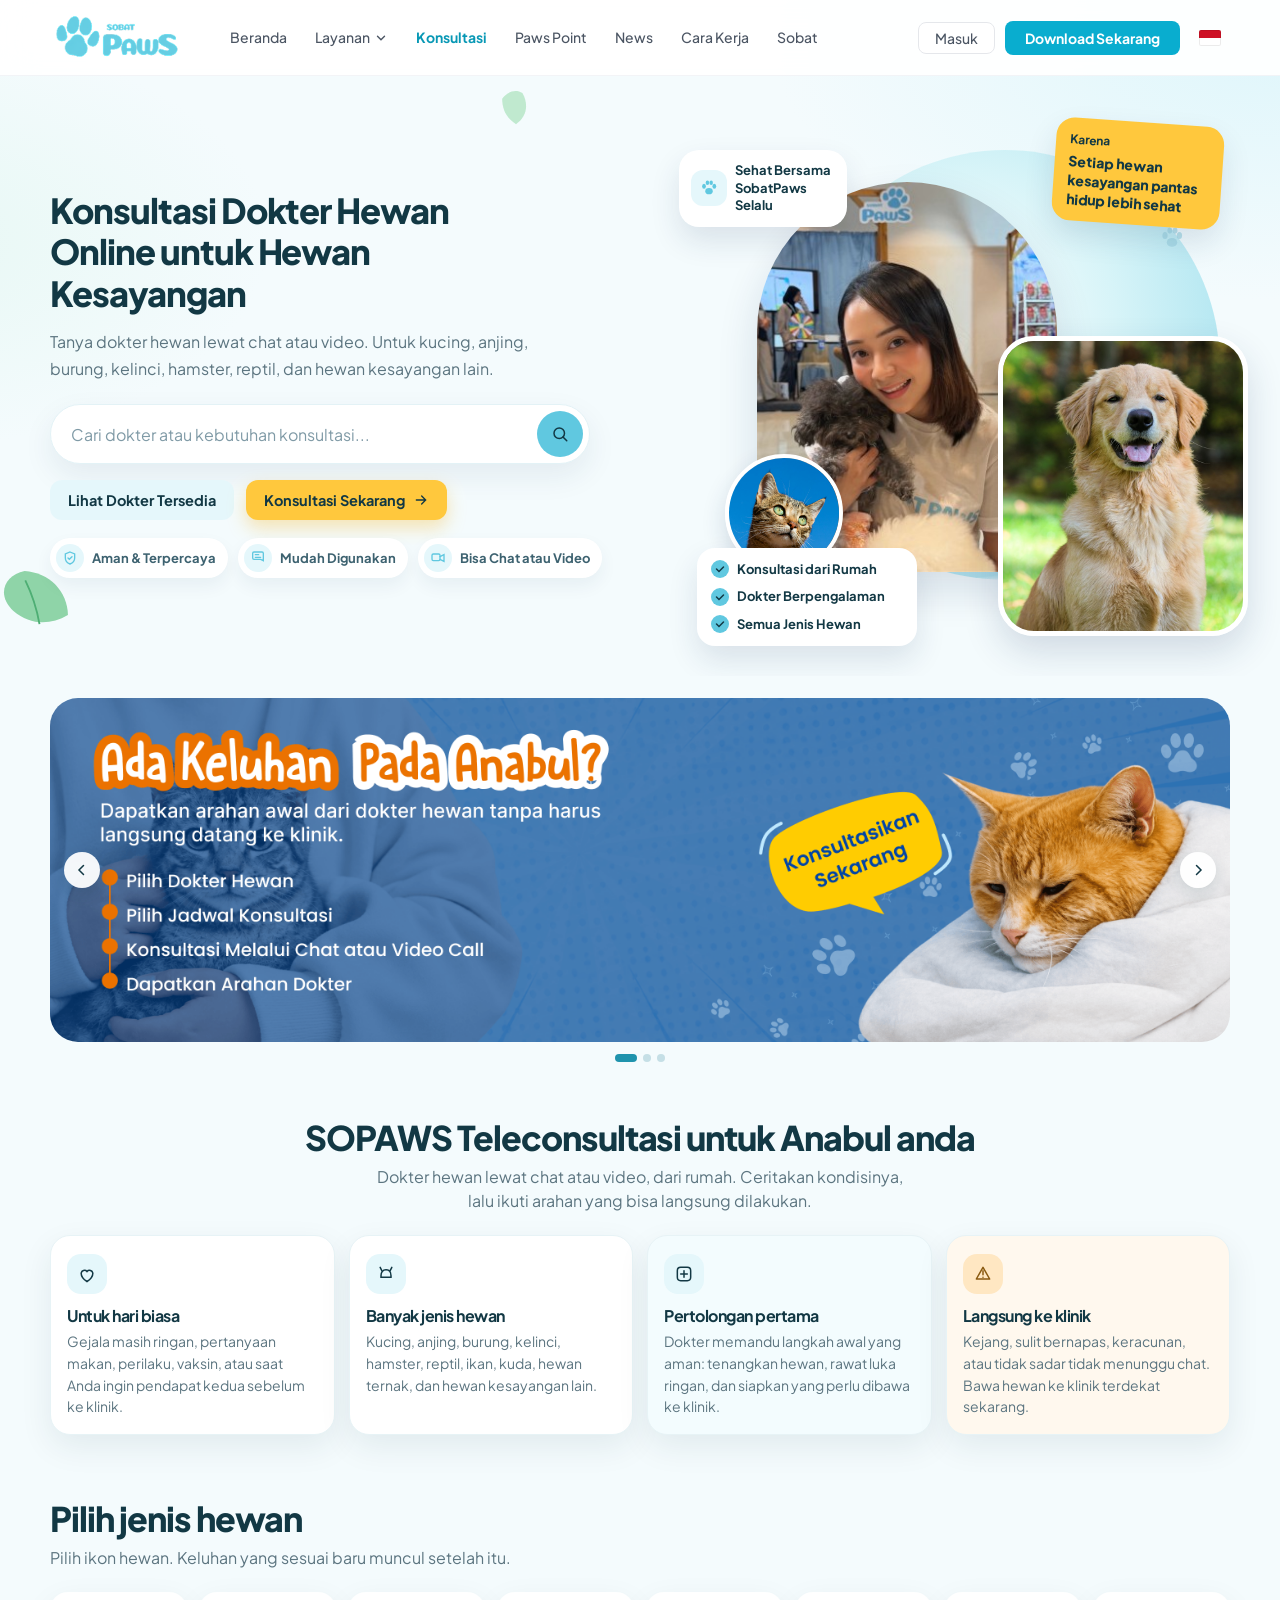
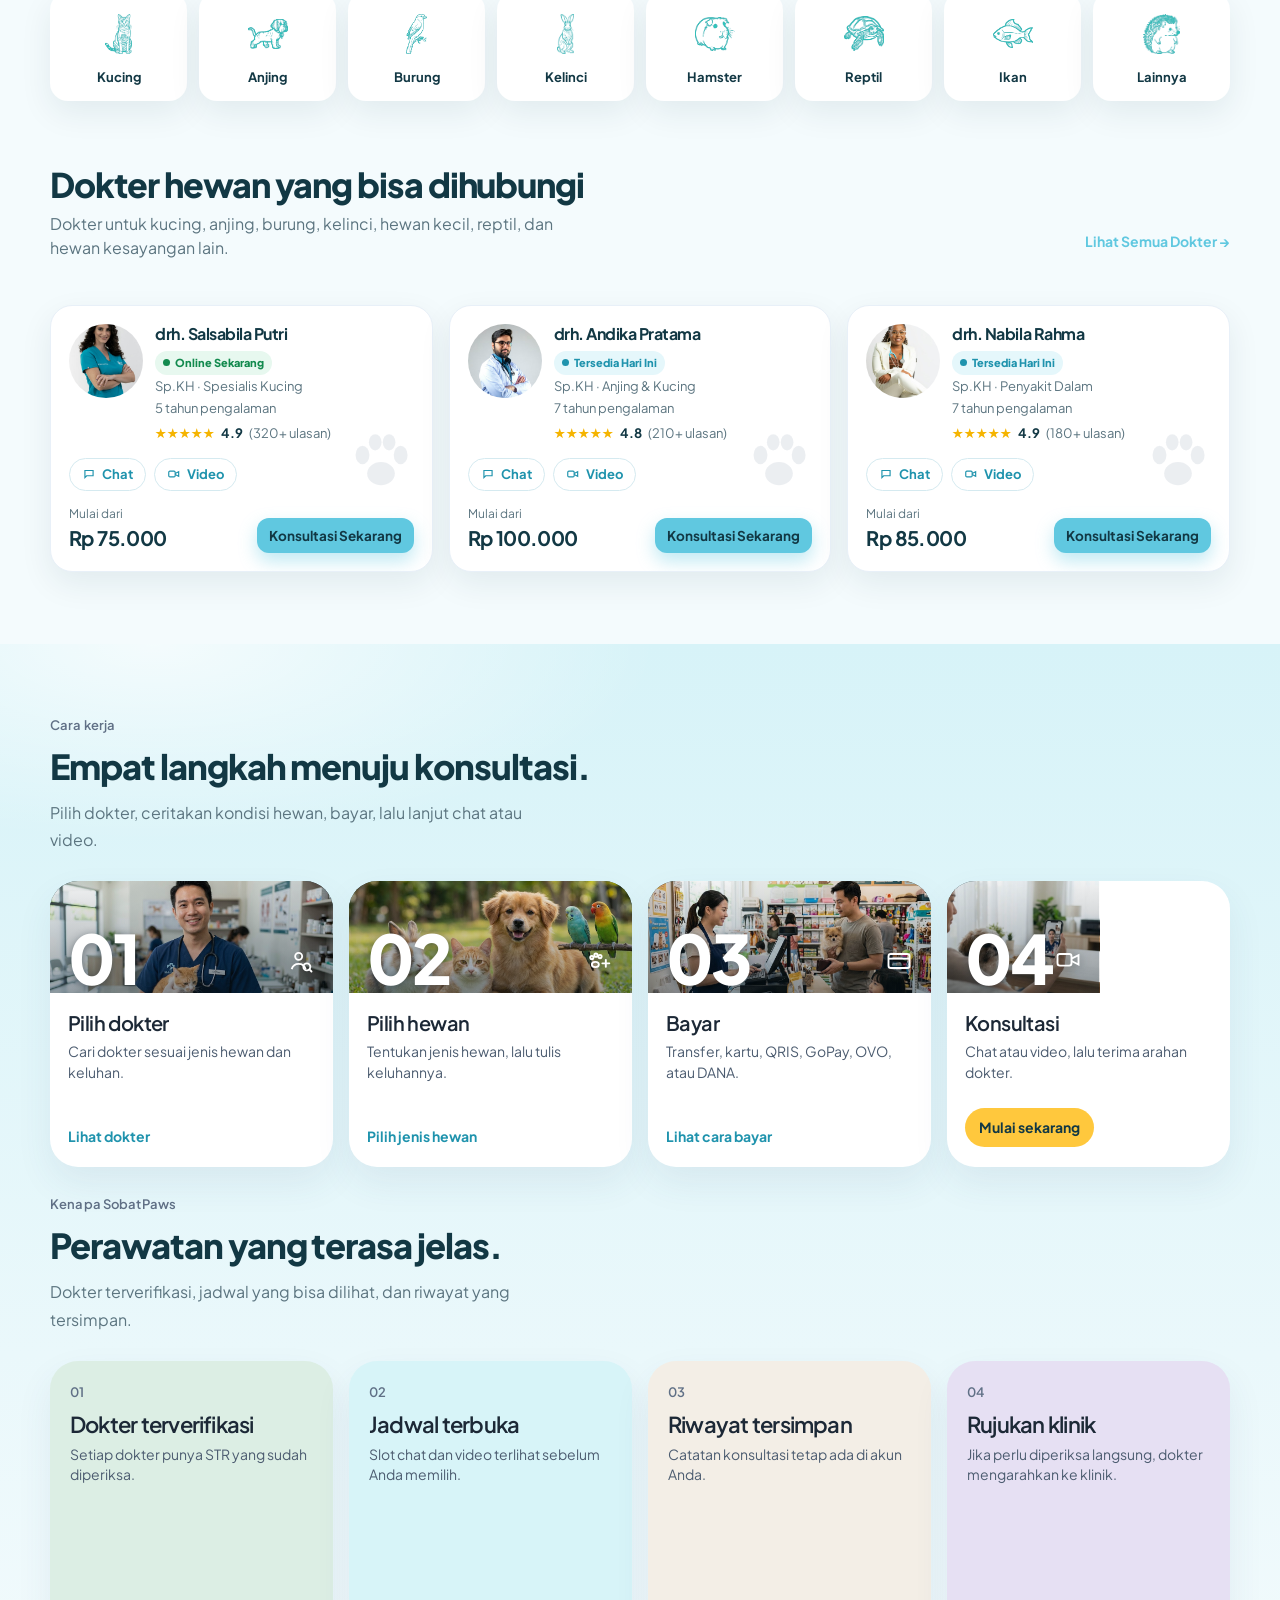
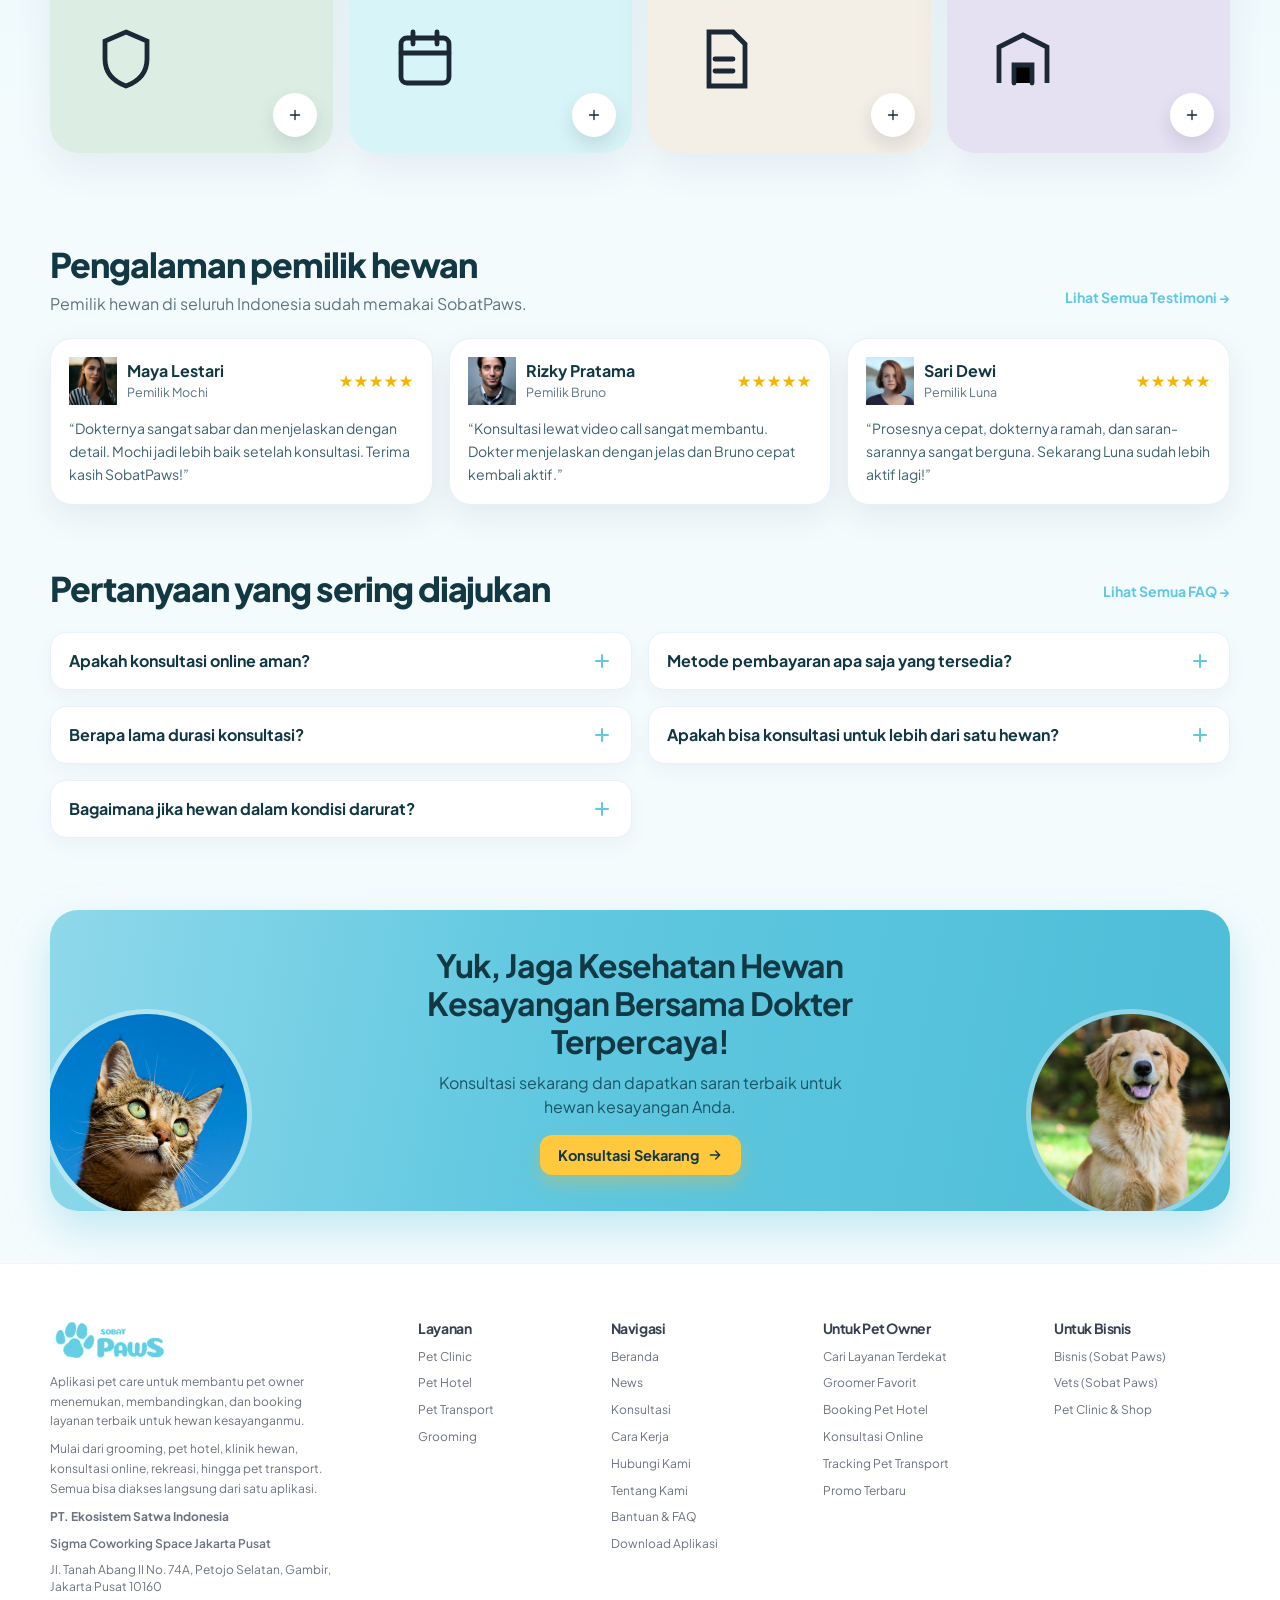
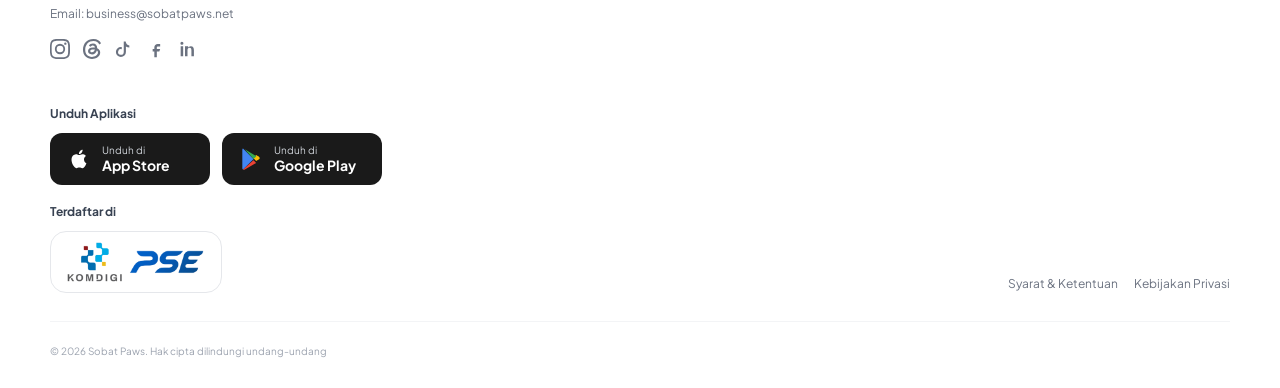
<file: index.html>
<!DOCTYPE html>
<html lang="id">
<head>
  <meta charset="UTF-8" />
  <meta name="viewport" content="width=device-width, initial-scale=1" />
  <title>Konsultasi Dokter Hewan Online | SobatPaws</title>
  <meta name="description" content="Konsultasi dokter hewan online lewat chat atau video untuk kucing, anjing, burung, kelinci, reptil, dan hewan kesayangan lain. Dokter terverifikasi di SobatPaws." />
  <meta name="robots" content="index, follow, max-image-preview:large" />
  <meta name="author" content="SobatPaws" />
  <meta name="theme-color" content="#60c8e0" />
  <meta property="og:type" content="website" />
  <meta property="og:locale" content="id_ID" />
  <meta property="og:site_name" content="SobatPaws" />
  <meta property="og:title" content="Konsultasi Dokter Hewan Online | SobatPaws" />
  <meta property="og:description" content="Chat atau video dengan dokter hewan terverifikasi untuk kucing, anjing, burung, kelinci, reptil, dan hewan kesayangan lain." />
  <meta property="og:image" content="assets/img/vet.jpg" />
  <meta name="twitter:card" content="summary_large_image" />
  <meta name="twitter:title" content="Konsultasi Dokter Hewan Online | SobatPaws" />
  <meta name="twitter:description" content="Chat atau video dengan dokter hewan terverifikasi untuk segala jenis hewan kesayangan." />
  <meta name="twitter:image" content="assets/img/vet.jpg" />
  <script type="application/ld+json">
  {
    "@context": "https://schema.org",
    "@graph": [
      {
        "@type": "Organization",
        "name": "SobatPaws",
        "description": "Layanan konsultasi dokter hewan online lewat chat dan video.",
        "sameAs": [
          "https://www.instagram.com/sobatpaws.id",
          "https://www.facebook.com/share/18cKbE7qDN/",
          "https://www.tiktok.com/@sobatpaws.id"
        ]
      },
      {
        "@type": "WebSite",
        "name": "SobatPaws",
        "inLanguage": "id-ID"
      },
      {
        "@type": "FAQPage",
        "mainEntity": [
          {
            "@type": "Question",
            "name": "Apakah konsultasi online aman?",
            "acceptedAnswer": {
              "@type": "Answer",
              "text": "Aman. Dokter di SobatPaws terverifikasi dan memiliki STR. Percakapan serta data hewan hanya terlihat oleh Anda dan dokter yang menangani."
            }
          },
          {
            "@type": "Question",
            "name": "Metode pembayaran apa saja yang tersedia?",
            "acceptedAnswer": {
              "@type": "Answer",
              "text": "Transfer bank, kartu debit atau kredit, QRIS, serta e-wallet seperti GoPay, OVO, dan DANA."
            }
          },
          {
            "@type": "Question",
            "name": "Berapa lama durasi konsultasi?",
            "acceptedAnswer": {
              "@type": "Answer",
              "text": "Sesi chat berlangsung hingga 30 menit dan sesi video sekitar 20 menit. Keduanya bisa diperpanjang bila dokter masih membutuhkan informasi."
            }
          },
          {
            "@type": "Question",
            "name": "Bagaimana jika hewan dalam kondisi darurat?",
            "acceptedAnswer": {
              "@type": "Answer",
              "text": "Konsultasi online tidak untuk kondisi darurat. Jika hewan kejang, sulit bernapas, keracunan, atau tidak sadar, segera bawa ke klinik terdekat."
            }
          }
        ]
      }
    ]
  }
  </script>
  <link rel="preconnect" href="https://fonts.googleapis.com" />
  <link rel="preconnect" href="https://fonts.gstatic.com" crossorigin />
  <link href="https://fonts.googleapis.com/css2?family=Plus+Jakarta+Sans:wght@400;500;600;700;800&display=swap" rel="stylesheet" />
  <link rel="stylesheet" href="css/style.css" />
  <link rel="icon" href="data:image/svg+xml,%3Csvg xmlns='http://www.w3.org/2000/svg' viewBox='0 0 64 64'%3E%3Cellipse fill='%2360C8E0' cx='32' cy='42' rx='12' ry='10'/%3E%3Cellipse fill='%2360C8E0' cx='16' cy='26' rx='6' ry='8'/%3E%3Cellipse fill='%2360C8E0' cx='27' cy='15' rx='5.5' ry='7'/%3E%3Cellipse fill='%2360C8E0' cx='39' cy='15' rx='5.5' ry='7'/%3E%3Cellipse fill='%2360C8E0' cx='49' cy='26' rx='6' ry='8'/%3E%3C/svg%3E" />
</head>
<body>
  <a class="skip" href="#konten">Loncat ke konten</a>

  <header class="header">
    <div class="container header-bar">
      <a class="logo" href="https://sobatpaws.com/" aria-label="SobatPaws beranda">
        <img src="assets/img/logo.png" alt="" width="180" height="64" />
      </a>

      <nav class="nav" id="nav" aria-label="Navigasi utama">
        <a href="https://sobatpaws.com/#klinik-terdekat">Beranda</a>
        <div class="menu">
          <button class="menu-btn" type="button" aria-expanded="false" aria-haspopup="true">Layanan
            <svg class="chev" viewBox="0 0 24 24" aria-hidden="true"><path fill="none" stroke="currentColor" stroke-width="2.4" stroke-linecap="round" d="M6 9l6 6 6-6"/></svg>
          </button>
          <div class="menu-panel layanan-panel" id="layanan-dropdown" role="menu" aria-label="Daftar layanan SobatPaws">
            <div class="layanan-card">
              <div>
                <p class="layanan-kicker">Layanan</p>
                <div class="layanan-grid">
                  <a role="menuitem" href="https://sobatpaws.com/clinics">
                    <span class="layanan-icon" aria-hidden="true"><svg viewBox="0 0 24 24"><path fill="none" stroke="currentColor" stroke-width="1.8" stroke-linecap="round" d="M12 6v12M8 10h8M7 4h10a2 2 0 0 1 2 2v12a2 2 0 0 1-2 2H7a2 2 0 0 1-2-2V6a2 2 0 0 1 2-2z"/></svg></span>
                    <span><strong>Pet Clinic</strong><small>Kelola layanan medis dan jadwal.</small></span>
                  </a>
                  <a role="menuitem" href="https://sobatpaws.com/pet-transport">
                    <span class="layanan-icon" aria-hidden="true"><svg viewBox="0 0 24 24"><path fill="none" stroke="currentColor" stroke-width="1.8" stroke-linecap="round" d="M4 15h16M6 15l1.2-4h9.6L18 15M7 18a1 1 0 1 0 0-2 1 1 0 0 0 0 2zm10 0a1 1 0 1 0 0-2 1 1 0 0 0 0 2z"/></svg></span>
                    <span><strong>Pet Transport</strong><small>Kelola layanan transportasi hewan.</small></span>
                  </a>
                  <a role="menuitem" href="https://sobatpaws.com/pet-hotel">
                    <span class="layanan-icon" aria-hidden="true"><svg viewBox="0 0 24 24"><path fill="none" stroke="currentColor" stroke-width="1.8" stroke-linecap="round" d="M4 20V9l8-5 8 5v11M9 20v-6h6v6"/></svg></span>
                    <span><strong>Pet Hotel</strong><small>Kelola operasional pet hotel lebih mudah.</small></span>
                  </a>
                  <a role="menuitem" href="https://sobatpaws.com/grooming">
                    <span class="layanan-icon" aria-hidden="true"><svg viewBox="0 0 24 24"><path fill="none" stroke="currentColor" stroke-width="1.8" stroke-linecap="round" d="M8 6l10 10M10 4l2 2M14 18l-2 2M6 8l2-2"/></svg></span>
                    <span><strong>Grooming</strong><small>Kelola layanan grooming lebih mudah.</small></span>
                  </a>
                  <a role="menuitem" href="https://sobatpaws.com/online-consultation">
                    <span class="layanan-icon" aria-hidden="true"><svg viewBox="0 0 24 24"><path fill="none" stroke="currentColor" stroke-width="1.8" stroke-linecap="round" d="M6 6h12a2 2 0 0 1 2 2v7a2 2 0 0 1-2 2H11l-4 3v-3H6a2 2 0 0 1-2-2V8a2 2 0 0 1 2-2z"/></svg></span>
                    <span><strong>Konsultasi Online</strong><small>Konsultasi cepat untuk kesehatan hewan kesayangan.</small></span>
                  </a>
                  <a role="menuitem" href="paws-partner.html">
                    <span class="layanan-icon" aria-hidden="true"><svg viewBox="0 0 24 24"><ellipse cx="12" cy="16.5" rx="3.2" ry="2.6" fill="none" stroke="currentColor" stroke-width="1.6"/><ellipse cx="7.2" cy="11.2" rx="1.5" ry="2.1" fill="none" stroke="currentColor" stroke-width="1.6"/><ellipse cx="10.4" cy="8.4" rx="1.4" ry="1.9" fill="none" stroke="currentColor" stroke-width="1.6"/><ellipse cx="13.8" cy="8.4" rx="1.4" ry="1.9" fill="none" stroke="currentColor" stroke-width="1.6"/><ellipse cx="16.9" cy="11.2" rx="1.5" ry="2.1" fill="none" stroke="currentColor" stroke-width="1.6"/></svg></span>
                    <span><strong>Paws Partner</strong><small>Pet sitter, dog walker, dan mitra pet care.</small></span>
                  </a>
                </div>
              </div>
              <aside class="layanan-promo">
                <p class="layanan-kicker">Mulai Sekarang</p>
                <img src="assets/img/nav-promo.jpg" alt="Layanan perawatan hewan peliharaan SobatPaws" width="320" height="200" />
                <strong>Perawatan Hewan Kesayangan Lebih Mudah</strong>
                <p>Semua kebutuhan klinik, grooming, hotel, hingga transport dalam satu aplikasi.</p>
                <button class="layanan-download" type="button" data-download>Download Sekarang</button>
                <p class="layanan-help">Butuh bantuan memulai?<br />Kami siap membantu.</p>
                <a class="btn-download is-small" href="https://wa.me/6285117767264" target="_blank" rel="noopener noreferrer">Hubungi Kami</a>
              </aside>
            </div>
          </div>
        </div>
        <a href="#beranda" aria-current="page">Konsultasi</a>
        <a href="https://sobatpaws.com/paws-point">Paws Point</a>
        <a href="https://sobatpaws.com/news">News</a>
        <a href="https://sobatpaws.com/how-it-works">Cara Kerja</a>
        <a href="https://sobatpaws.com/sobat">Sobat</a>
      </nav>

      <div class="header-actions">
        <a class="btn-masuk" href="https://sobatpaws.com/login">Masuk</a>
        <button class="btn-download" type="button" data-download>Download Sekarang</button>
        <div class="menu menu-lang">
          <button class="lang-btn menu-btn" type="button" aria-expanded="false" aria-haspopup="true" aria-label="Ubah bahasa">
            <span class="flag" aria-hidden="true"></span>
          </button>
          <div class="menu-panel lang-panel">
            <span class="lang-current">Indonesia</span>
          </div>
        </div>
        <button class="nav-toggle" id="nav-toggle" type="button" aria-expanded="false" aria-controls="nav" aria-label="Buka menu">
          <span></span><span></span><span></span>
        </button>
      </div>
    </div>
  </header>

  <main id="konten">
    <section class="hero" id="beranda">
      <svg class="leaf leaf-a" viewBox="0 0 80 80" aria-hidden="true"><path fill="#8fd4a8" d="M40 8c20 8 30 28 24 48-18 4-34-2-44-18C10 20 22 6 40 8z"/><path fill="none" stroke="#4eae74" stroke-width="1.6" d="M38 16c2 14 2 26 0 40"/></svg>
      <svg class="leaf leaf-b" viewBox="0 0 80 80" aria-hidden="true"><path fill="#b7e7c8" d="M42 10c16 12 20 30 10 46-16-2-28-12-34-26 2-12 12-22 24-20z"/></svg>

      <div class="container hero-grid">
        <div class="hero-copy">
          <h1><span>Konsultasi Dokter Hewan</span><span>Online untuk Hewan</span><span>Kesayangan</span></h1>
          <p class="lead">Tanya dokter hewan lewat chat atau video. Untuk kucing, anjing, burung, kelinci, hamster, reptil, dan hewan kesayangan lain.</p>

          <form class="search" id="search-form" role="search">
            <label class="sr-only" for="q">Cari dokter atau kebutuhan konsultasi</label>
            <input id="q" name="q" type="search" placeholder="Cari dokter atau kebutuhan konsultasi..." autocomplete="off" />
            <button class="search-btn" type="submit" aria-label="Cari">
              <svg width="18" height="18" viewBox="0 0 24 24" aria-hidden="true"><circle cx="11" cy="11" r="7" fill="none" stroke="currentColor" stroke-width="2"/><path d="M16 16l5 5" fill="none" stroke="currentColor" stroke-width="2" stroke-linecap="round"/></svg>
            </button>
          </form>

          <div class="hero-cta">
            <a class="btn btn-soft" href="#dokter">Lihat Dokter Tersedia</a>
            <button class="btn btn-yellow" type="button" data-consult>Konsultasi Sekarang
              <svg viewBox="0 0 24 24" aria-hidden="true"><path fill="none" stroke="currentColor" stroke-width="2" stroke-linecap="round" d="M5 12h14M13 6l6 6-6 6"/></svg>
            </button>
          </div>

          <ul class="trust">
            <li><i><svg viewBox="0 0 24 24" aria-hidden="true"><path fill="none" stroke="currentColor" stroke-width="2" d="M12 3l7 3v6c0 5-3.2 7.6-7 9-3.8-1.4-7-4-7-9V6l7-3z"/><path fill="none" stroke="currentColor" stroke-width="2" stroke-linecap="round" d="M9 12l2 2 4-4"/></svg></i>Aman &amp; Terpercaya</li>
            <li><i><svg viewBox="0 0 24 24" aria-hidden="true"><path fill="none" stroke="currentColor" stroke-width="2" stroke-linecap="round" d="M8 11h8M8 7h5M6 3h12a2 2 0 0 1 2 2v11l-4-2H6a2 2 0 0 1-2-2V5a2 2 0 0 1 2-2z"/></svg></i>Mudah Digunakan</li>
            <li><i><svg viewBox="0 0 24 24" aria-hidden="true"><rect x="3" y="6" width="12" height="10" rx="2" fill="none" stroke="currentColor" stroke-width="2"/><path fill="none" stroke="currentColor" stroke-width="2" stroke-linecap="round" d="M15 10l6-3v10l-6-3"/></svg></i>Bisa Chat atau Video</li>
          </ul>
        </div>

        <div class="hero-stage">
          <div class="blob"></div>
          <span class="paw-float paw-a" aria-hidden="true"><svg viewBox="0 0 64 64"><ellipse fill="currentColor" cx="32" cy="42" rx="12" ry="10"/><ellipse fill="currentColor" cx="16" cy="26" rx="6" ry="8"/><ellipse fill="currentColor" cx="27" cy="15" rx="5.5" ry="7"/><ellipse fill="currentColor" cx="39" cy="15" rx="5.5" ry="7"/><ellipse fill="currentColor" cx="49" cy="26" rx="6" ry="8"/></svg></span>
          <img class="stage-vet" src="assets/img/vet.jpg?v=3" alt="Perempuan bersama anjing kecil di area SobatPaws" width="900" height="1100" fetchpriority="high" />
          <img class="stage-dog" src="assets/img/dog-smile.jpg" alt="" width="900" height="900" />
          <img class="stage-cat" src="assets/img/cat.jpg" alt="" width="800" height="800" />

          <div class="hero-bubble">
            <span class="paw-badge" aria-hidden="true"><svg viewBox="0 0 64 64"><ellipse fill="currentColor" cx="32" cy="42" rx="12" ry="10"/><ellipse fill="currentColor" cx="16" cy="26" rx="6" ry="8"/><ellipse fill="currentColor" cx="27" cy="15" rx="5.5" ry="7"/><ellipse fill="currentColor" cx="39" cy="15" rx="5.5" ry="7"/><ellipse fill="currentColor" cx="49" cy="26" rx="6" ry="8"/></svg></span>
            <strong>Sehat Bersama SobatPaws Selalu</strong>
          </div>
          <aside class="hero-note"><small>Karena</small>Setiap hewan kesayangan pantas hidup lebih sehat</aside>
          <ul class="hero-points">
            <li><i aria-hidden="true"><svg viewBox="0 0 24 24"><path fill="none" stroke="currentColor" stroke-width="3" stroke-linecap="round" d="M5 12l5 5 9-9"/></svg></i>Konsultasi dari Rumah</li>
            <li><i aria-hidden="true"><svg viewBox="0 0 24 24"><path fill="none" stroke="currentColor" stroke-width="3" stroke-linecap="round" d="M5 12l5 5 9-9"/></svg></i>Dokter Berpengalaman</li>
            <li><i aria-hidden="true"><svg viewBox="0 0 24 24"><path fill="none" stroke="currentColor" stroke-width="3" stroke-linecap="round" d="M5 12l5 5 9-9"/></svg></i>Semua Jenis Hewan</li>
          </ul>
        </div>
      </div>
    </section>

    <section class="promo" aria-roledescription="carousel" aria-label="Promo SobatPaws">
      <div class="container">
        <div class="promo-view" id="promo-view">
          <div class="promo-track" id="promo-track">
            <button class="promo-slide" type="button" data-consult>
              <img src="assets/img/banner-1.png" width="2880" height="840" alt="Ada keluhan pada anabul? Dapatkan arahan awal dari dokter hewan tanpa harus langsung datang ke klinik." />
            </button>
            <button class="promo-slide" type="button" data-consult>
              <img src="assets/img/banner-2.png" width="2880" height="840" alt="Konsultasi hemat, anabul tetap sehat. Konsultasikan langsung dengan dokter hewan secara online." />
            </button>
            <a class="promo-slide" href="https://vets.sobatpaws.com/" target="_blank" rel="noopener noreferrer">
              <img src="assets/img/banner-3.png" width="1440" height="420" alt="Undang rekan sejawat, raih Paws Point. Bagikan kode referral untuk dokter hewan." />
            </a>
          </div>
          <button class="promo-arrow is-prev" type="button" aria-label="Banner sebelumnya">
            <svg viewBox="0 0 24 24" aria-hidden="true"><path fill="none" stroke="currentColor" stroke-width="2" stroke-linecap="round" d="M14 6l-6 6 6 6"/></svg>
          </button>
          <button class="promo-arrow is-next" type="button" aria-label="Banner berikutnya">
            <svg viewBox="0 0 24 24" aria-hidden="true"><path fill="none" stroke="currentColor" stroke-width="2" stroke-linecap="round" d="M10 6l6 6-6 6"/></svg>
          </button>
        </div>
        <div class="promo-dots" id="promo-dots">
          <button type="button" aria-label="Banner 1" aria-current="true"></button>
          <button type="button" aria-label="Banner 2"></button>
          <button type="button" aria-label="Banner 3"></button>
        </div>
      </div>
    </section>

    <section class="section plain" id="tentang" aria-labelledby="plain-title">
      <div class="container">
        <div class="section-head center">
          <div>
            <h2 id="plain-title">SOPAWS Teleconsultasi untuk Anabul anda</h2>
            <p class="lead">Dokter hewan lewat chat atau video, dari rumah. Ceritakan kondisinya, lalu ikuti arahan yang bisa langsung dilakukan.</p>
          </div>
        </div>
        <div class="plain-grid">
          <article>
            <span class="plain-icon" aria-hidden="true"><svg viewBox="0 0 24 24"><path fill="none" stroke="currentColor" stroke-width="1.8" stroke-linecap="round" d="M12 21s-7-4.5-7-10a4 4 0 0 1 7-2 4 4 0 0 1 7 2c0 5.5-7 10-7 10z"/></svg></span>
            <h3>Untuk hari biasa</h3>
            <p>Gejala masih ringan, pertanyaan makan, perilaku, vaksin, atau saat Anda ingin pendapat kedua sebelum ke klinik.</p>
          </article>
          <article>
            <span class="plain-icon" aria-hidden="true"><svg viewBox="0 0 24 24"><path fill="none" stroke="currentColor" stroke-width="1.8" d="M6 14c0-4 2-7 6-7s6 3 6 7v2H6v-2z"/><path fill="none" stroke="currentColor" stroke-width="1.8" stroke-linecap="round" d="M7 8L5 4M17 8l2-4"/></svg></span>
            <h3>Banyak jenis hewan</h3>
            <p>Kucing, anjing, burung, kelinci, hamster, reptil, ikan, kuda, hewan ternak, dan hewan kesayangan lain.</p>
          </article>
          <article class="is-aid">
            <span class="plain-icon" aria-hidden="true"><svg viewBox="0 0 24 24"><path fill="none" stroke="currentColor" stroke-width="1.8" stroke-linecap="round" d="M12 8v8M8 12h8"/><rect x="4" y="4" width="16" height="16" rx="4" fill="none" stroke="currentColor" stroke-width="1.8"/></svg></span>
            <h3>Pertolongan pertama</h3>
            <p>Dokter memandu langkah awal yang aman: tenangkan hewan, rawat luka ringan, dan siapkan yang perlu dibawa ke klinik.</p>
          </article>
          <article class="is-alert">
            <span class="plain-icon" aria-hidden="true"><svg viewBox="0 0 24 24"><path fill="none" stroke="currentColor" stroke-width="1.8" stroke-linecap="round" d="M12 8v5M12 16h.01"/><path fill="none" stroke="currentColor" stroke-width="1.8" stroke-linejoin="round" d="M12 4l8 14H4L12 4z"/></svg></span>
            <h3>Langsung ke klinik</h3>
            <p>Kejang, sulit bernapas, keracunan, atau tidak sadar tidak menunggu chat. Bawa hewan ke klinik terdekat sekarang.</p>
          </article>
        </div>
      </div>
    </section>

    <section class="section" id="kategori" aria-labelledby="kategori-title">
      <div class="container">
        <div class="section-head">
          <div>
            <h2 id="kategori-title">Pilih jenis hewan</h2>
            <p class="lead">Pilih ikon hewan. Keluhan yang sesuai baru muncul setelah itu.</p>
          </div>
        </div>
        <div class="pet-row" id="pet-row">
          <button class="pet-card" type="button" data-species="kucing" aria-pressed="false">
            <span class="pet-icon" aria-hidden="true"><img src="assets/img/pet-kucing.png" alt="" width="306" height="456" /></span>
            Kucing
          </button>
          <button class="pet-card" type="button" data-species="anjing" aria-pressed="false">
            <span class="pet-icon" aria-hidden="true"><img src="assets/img/pet-anjing.png" alt="" width="420" height="318" /></span>
            Anjing
          </button>
          <button class="pet-card" type="button" data-species="burung" aria-pressed="false">
            <span class="pet-icon" aria-hidden="true"><img src="assets/img/pet-burung.png" alt="" width="276" height="526" /></span>
            Burung
          </button>
          <button class="pet-card" type="button" data-species="kelinci" aria-pressed="false">
            <span class="pet-icon" aria-hidden="true"><img src="assets/img/pet-kelinci.png" alt="" width="166" height="376" /></span>
            Kelinci
          </button>
          <button class="pet-card" type="button" data-species="hamster" aria-pressed="false">
            <span class="pet-icon" aria-hidden="true"><img src="assets/img/pet-hamster.png" alt="" width="412" height="350" /></span>
            Hamster
          </button>
          <button class="pet-card" type="button" data-species="reptil" aria-pressed="false">
            <span class="pet-icon" aria-hidden="true"><img src="assets/img/pet-reptil.png" alt="" width="394" height="348" /></span>
            Reptil
          </button>
          <button class="pet-card" type="button" data-species="ikan" aria-pressed="false">
            <span class="pet-icon" aria-hidden="true"><img src="assets/img/pet-ikan.png" alt="" width="480" height="350" /></span>
            Ikan
          </button>
          <button class="pet-card" type="button" data-species="lainnya" aria-pressed="false">
            <span class="pet-icon" aria-hidden="true"><img src="assets/img/pet-lainnya.png" alt="" width="330" height="348" /></span>
            Lainnya
          </button>
        </div>
        <div class="keluhan" id="keluhan" hidden>
          <h3 id="keluhan-title">Pilih keluhan</h3>
          <div class="cat-grid" id="cat-grid">
            <button class="cat-card" type="button" data-cat="kulit" data-tone="sand">
              <span class="cat-icon"><svg viewBox="0 0 24 24"><path fill="none" stroke="currentColor" stroke-width="1.8" stroke-linecap="round" d="M12 21s-7-4.5-7-10a4 4 0 0 1 7-2 4 4 0 0 1 7 2c0 5.5-7 10-7 10z"/></svg></span>
              <h3>Kulit &amp; Bulu</h3>
              <p>Gatal, jamur, dan masalah kulit lainnya.</p>
            </button>
            <button class="cat-card" type="button" data-cat="nutrisi" data-tone="mint">
              <span class="cat-icon"><svg viewBox="0 0 24 24"><path fill="none" stroke="currentColor" stroke-width="1.8" d="M5 10h14v8a2 2 0 0 1-2 2H7a2 2 0 0 1-2-2v-8zM8 10V7a4 4 0 0 1 8 0v3"/></svg></span>
              <h3>Nutrisi</h3>
              <p>Pola makan, suplemen, dan diet.</p>
            </button>
            <button class="cat-card" type="button" data-cat="pencernaan" data-tone="rose">
              <span class="cat-icon"><svg viewBox="0 0 24 24"><path fill="none" stroke="currentColor" stroke-width="1.8" stroke-linecap="round" d="M8 8c0-2 2-3 4-3s4 1 4 3-2 3-4 3-4 1-4 3 2 3 4 3 4-1 4-3"/></svg></span>
              <h3>Pencernaan</h3>
              <p>Muntah, diare, sembelit, nafsu makan.</p>
            </button>
            <button class="cat-card" type="button" data-cat="perilaku" data-tone="lilac">
              <span class="cat-icon"><svg viewBox="0 0 24 24"><path fill="none" stroke="currentColor" stroke-width="1.8" stroke-linecap="round" d="M12 20s-7-4.4-7-9a4 4 0 0 1 7-2 4 4 0 0 1 7 2c0 4.6-7 9-7 9z"/></svg></span>
              <h3>Perilaku</h3>
              <p>Agresif, cemas, stres, dan kebiasaan.</p>
            </button>
            <button class="cat-card" type="button" data-cat="vaksin" data-tone="sky">
              <span class="cat-icon"><svg viewBox="0 0 24 24"><path fill="none" stroke="currentColor" stroke-width="1.8" stroke-linecap="round" d="M14 4l6 6M13 7l4 4M5 19l8-8 2 2-8 8H5v-2z"/></svg></span>
              <h3>Vaksin &amp; Perawatan</h3>
              <p>Vaksinasi, obat cacing, perawatan rutin.</p>
            </button>
            <button class="cat-card" type="button" data-cat="gigi" data-tone="sky">
              <span class="cat-icon"><svg viewBox="0 0 24 24"><path fill="none" stroke="currentColor" stroke-width="1.8" d="M8 4c-2 3-2 6 0 8 1 3 1 6 0 8 3-1 5-1 8 0-1-2-1-5 0-8 2-2 2-5 0-8-3 1-5 1-8 0z"/></svg></span>
              <h3>Gigi &amp; Mulut</h3>
              <p>Karang gigi, bau mulut, dan gusi.</p>
            </button>
            <button class="cat-card" type="button" data-cat="mata" data-tone="lilac">
              <span class="cat-icon"><svg viewBox="0 0 24 24"><path fill="none" stroke="currentColor" stroke-width="1.8" d="M2 12s4-6 10-6 10 6 10 6-4 6-10 6S2 12 2 12z"/><circle cx="12" cy="12" r="2.5" fill="none" stroke="currentColor" stroke-width="1.8"/></svg></span>
              <h3>Mata &amp; Telinga</h3>
              <p>Belekan, gatal telinga, dan merah.</p>
            </button>
            <button class="cat-card" type="button" data-cat="reproduksi" data-tone="rose">
              <span class="cat-icon"><svg viewBox="0 0 24 24"><path fill="none" stroke="currentColor" stroke-width="1.8" stroke-linecap="round" d="M12 21V8M8 12h8M7 4h4v4H7zM13 4h4v4h-4z"/></svg></span>
              <h3>Reproduksi</h3>
              <p>Kehamilan, birahi, dan steril.</p>
            </button>
            <button class="cat-card" type="button" data-cat="umum" data-tone="sand">
              <span class="cat-icon"><svg viewBox="0 0 24 24"><path fill="none" stroke="currentColor" stroke-width="1.8" stroke-linecap="round" d="M8 10h8M8 7h5M6 4h12a1 1 0 0 1 1 1v9l-3-2H6a1 1 0 0 1-1-1V5a1 1 0 0 1 1-1z"/></svg></span>
              <h3>Konsultasi Umum</h3>
              <p>Tanya apa saja seputar kesehatan hewan.</p>
            </button>
            <button class="cat-card" type="button" data-cat="kemih" data-tone="sky" hidden>
              <span class="cat-icon"><svg viewBox="0 0 24 24"><path fill="none" stroke="currentColor" stroke-width="1.8" stroke-linecap="round" d="M8 18c0-4 8-4 8 0M7 14h10"/></svg></span>
              <h3>Susah kencing</h3>
              <p>Sering ke kotak pasir tetapi urin hanya sedikit.</p>
            </button>
            <button class="cat-card" type="button" data-cat="kaki" data-tone="sand" hidden>
              <span class="cat-icon"><svg viewBox="0 0 24 24"><path fill="none" stroke="currentColor" stroke-width="1.8" stroke-linecap="round" d="M6 18c2-6 4-8 6-8s4 2 6 8"/></svg></span>
              <h3>Pincang</h3>
              <p>Terpincang, kaku, atau nyeri saat berjalan.</p>
            </button>
            <button class="cat-card" type="button" data-cat="napas" data-tone="sky" hidden>
              <span class="cat-icon"><svg viewBox="0 0 24 24"><path fill="none" stroke="currentColor" stroke-width="1.8" stroke-linecap="round" d="M4 14c2-4 4-4 6 0s4 4 6 0 4-4 4 0"/></svg></span>
              <h3>Napas</h3>
              <p>Bersin, ngos-ngosan, atau suara berubah.</p>
            </button>
            <button class="cat-card" type="button" data-cat="paruh" data-tone="mint" hidden>
              <span class="cat-icon"><svg viewBox="0 0 24 24"><path fill="none" stroke="currentColor" stroke-width="1.8" stroke-linecap="round" d="M8 12h8l3 2-3 2H8z"/></svg></span>
              <h3>Paruh &amp; kuku</h3>
              <p>Paruh terlalu panjang atau kuku tajam.</p>
            </button>
            <button class="cat-card" type="button" data-cat="kandang" data-tone="lilac" hidden>
              <span class="cat-icon"><svg viewBox="0 0 24 24"><path fill="none" stroke="currentColor" stroke-width="1.8" d="M5 10h14v8H5zM8 10V7h8v3"/></svg></span>
              <h3>Kandang</h3>
              <p>Suhu, air, atau lingkungan yang kurang pas.</p>
            </button>
          </div>
          <form class="keluhan-search" id="keluhan-form">
            <label for="keluhan-input">Tidak ada yang sesuai? Tulis keluhan sendiri</label>
            <div class="keluhan-bar">
              <input id="keluhan-input" name="keluhan" type="search" maxlength="160" placeholder="Contoh: muntah setelah ganti pakan" autocomplete="off" />
              <button class="btn btn-blue" type="submit">Pakai keluhan ini</button>
            </div>
            <p class="keluhan-note" id="keluhan-note" hidden>Keluhan ini belum ada di daftar. Teks Anda tetap dipakai saat konsultasi.</p>
          </form>
        </div>
      </div>
    </section>

    <section class="section" id="dokter" aria-labelledby="dokter-title">
      <div class="container">
        <div class="section-head">
          <div>
            <h2 id="dokter-title">Dokter hewan yang bisa dihubungi</h2>
            <p class="lead">Dokter untuk kucing, anjing, burung, kelinci, hewan kecil, reptil, dan hewan kesayangan lain.</p>
          </div>
          <button class="link-more" id="more-docs" type="button" aria-expanded="false">Lihat Semua Dokter →</button>
        </div>
        <p class="filter-status" id="doctor-status" aria-live="polite"></p>
        <div class="doctor-grid" id="doctor-grid">
          <article class="doctor-card" data-name="salsabila putri" data-tags="kucing kulit perilaku umum" data-specialty="spesialis kucing">
            <div class="doctor-top">
              <img src="assets/img/doc-1.jpg" alt="Foto drh. Salsabila Putri" width="500" height="500" />
              <div>
                <div class="doctor-name">
                  <h3>drh. Salsabila Putri</h3>
                  <span class="badge badge-online"><i></i>Online Sekarang</span>
                </div>
                <p class="spec">Sp.KH · Spesialis Kucing</p>
                <p class="exp">5 tahun pengalaman</p>
                <p class="rating"><span class="stars" aria-hidden="true">★★★★★</span><b>4.9</b><span>(320+ ulasan)</span></p>
              </div>
            </div>
            <div class="doctor-pills">
              <button class="pill" type="button" data-consult data-doctor="drh. Salsabila Putri" data-method="Chat"><svg viewBox="0 0 24 24"><path fill="none" stroke="currentColor" stroke-width="2" d="M5 6h14v9H8l-3 3V6z"/></svg>Chat</button>
              <button class="pill" type="button" data-consult data-doctor="drh. Salsabila Putri" data-method="Video"><svg viewBox="0 0 24 24"><rect x="3" y="7" width="11" height="10" rx="2" fill="none" stroke="currentColor" stroke-width="2"/><path fill="none" stroke="currentColor" stroke-width="2" d="M14 11l6-3v8l-6-3"/></svg>Video</button>
            </div>
            <div class="doctor-bottom">
              <p class="price"><small>Mulai dari</small><strong>Rp 75.000</strong></p>
              <button class="btn btn-blue" type="button" data-consult data-doctor="drh. Salsabila Putri">Konsultasi Sekarang</button>
            </div>
          </article>

          <article class="doctor-card" data-name="andika pratama" data-tags="anjing kucing vaksin umum" data-specialty="anjing kucing">
            <div class="doctor-top">
              <img src="assets/img/doc-2.jpg" alt="Foto drh. Andika Pratama" width="500" height="500" />
              <div>
                <div class="doctor-name">
                  <h3>drh. Andika Pratama</h3>
                  <span class="badge badge-today"><i></i>Tersedia Hari Ini</span>
                </div>
                <p class="spec">Sp.KH · Anjing &amp; Kucing</p>
                <p class="exp">7 tahun pengalaman</p>
                <p class="rating"><span class="stars" aria-hidden="true">★★★★★</span><b>4.8</b><span>(210+ ulasan)</span></p>
              </div>
            </div>
            <div class="doctor-pills">
              <button class="pill" type="button" data-consult data-doctor="drh. Andika Pratama" data-method="Chat"><svg viewBox="0 0 24 24"><path fill="none" stroke="currentColor" stroke-width="2" d="M5 6h14v9H8l-3 3V6z"/></svg>Chat</button>
              <button class="pill" type="button" data-consult data-doctor="drh. Andika Pratama" data-method="Video"><svg viewBox="0 0 24 24"><rect x="3" y="7" width="11" height="10" rx="2" fill="none" stroke="currentColor" stroke-width="2"/><path fill="none" stroke="currentColor" stroke-width="2" d="M14 11l6-3v8l-6-3"/></svg>Video</button>
            </div>
            <div class="doctor-bottom">
              <p class="price"><small>Mulai dari</small><strong>Rp 100.000</strong></p>
              <button class="btn btn-blue" type="button" data-consult data-doctor="drh. Andika Pratama">Konsultasi Sekarang</button>
            </div>
          </article>

          <article class="doctor-card" data-name="nabila rahma" data-tags="kucing pencernaan nutrisi umum reproduksi" data-specialty="penyakit dalam">
            <div class="doctor-top">
              <img class="face-top" src="assets/img/doc-3.jpg" alt="Foto drh. Nabila Rahma" width="500" height="500" />
              <div>
                <div class="doctor-name">
                  <h3>drh. Nabila Rahma</h3>
                  <span class="badge badge-today"><i></i>Tersedia Hari Ini</span>
                </div>
                <p class="spec">Sp.KH · Penyakit Dalam</p>
                <p class="exp">7 tahun pengalaman</p>
                <p class="rating"><span class="stars" aria-hidden="true">★★★★★</span><b>4.9</b><span>(180+ ulasan)</span></p>
              </div>
            </div>
            <div class="doctor-pills">
              <button class="pill" type="button" data-consult data-doctor="drh. Nabila Rahma" data-method="Chat"><svg viewBox="0 0 24 24"><path fill="none" stroke="currentColor" stroke-width="2" d="M5 6h14v9H8l-3 3V6z"/></svg>Chat</button>
              <button class="pill" type="button" data-consult data-doctor="drh. Nabila Rahma" data-method="Video"><svg viewBox="0 0 24 24"><rect x="3" y="7" width="11" height="10" rx="2" fill="none" stroke="currentColor" stroke-width="2"/><path fill="none" stroke="currentColor" stroke-width="2" d="M14 11l6-3v8l-6-3"/></svg>Video</button>
            </div>
            <div class="doctor-bottom">
              <p class="price"><small>Mulai dari</small><strong>Rp 85.000</strong></p>
              <button class="btn btn-blue" type="button" data-consult data-doctor="drh. Nabila Rahma">Konsultasi Sekarang</button>
            </div>
          </article>

          <article class="doctor-card is-extra" hidden data-name="farhan wijaya" data-tags="gigi umum anjing kucing" data-specialty="gigi mulut">
            <div class="doctor-top">
              <span class="avatar" aria-hidden="true">FW</span>
              <div>
                <div class="doctor-name">
                  <h3>drh. Farhan Wijaya</h3>
                  <span class="badge badge-today"><i></i>Tersedia Hari Ini</span>
                </div>
                <p class="spec">Sp.KH · Gigi &amp; Mulut</p>
                <p class="exp">6 tahun pengalaman</p>
                <p class="rating"><span class="stars" aria-hidden="true">★★★★★</span><b>4.7</b><span>(96 ulasan)</span></p>
              </div>
            </div>
            <div class="doctor-pills">
              <button class="pill" type="button" data-consult data-doctor="drh. Farhan Wijaya" data-method="Chat">Chat</button>
              <button class="pill" type="button" data-consult data-doctor="drh. Farhan Wijaya" data-method="Video">Video</button>
            </div>
            <div class="doctor-bottom">
              <p class="price"><small>Mulai dari</small><strong>Rp 90.000</strong></p>
              <button class="btn btn-blue" type="button" data-consult data-doctor="drh. Farhan Wijaya">Konsultasi Sekarang</button>
            </div>
          </article>

          <article class="doctor-card is-extra" hidden data-name="intan maharani" data-tags="mata umum kucing anjing" data-specialty="mata telinga">
            <div class="doctor-top">
              <span class="avatar avatar-b" aria-hidden="true">IM</span>
              <div>
                <div class="doctor-name">
                  <h3>drh. Intan Maharani</h3>
                  <span class="badge badge-online"><i></i>Online Sekarang</span>
                </div>
                <p class="spec">Sp.KH · Mata &amp; Telinga</p>
                <p class="exp">8 tahun pengalaman</p>
                <p class="rating"><span class="stars" aria-hidden="true">★★★★★</span><b>4.9</b><span>(140+ ulasan)</span></p>
              </div>
            </div>
            <div class="doctor-pills">
              <button class="pill" type="button" data-consult data-doctor="drh. Intan Maharani" data-method="Chat">Chat</button>
              <button class="pill" type="button" data-consult data-doctor="drh. Intan Maharani" data-method="Video">Video</button>
            </div>
            <div class="doctor-bottom">
              <p class="price"><small>Mulai dari</small><strong>Rp 95.000</strong></p>
              <button class="btn btn-blue" type="button" data-consult data-doctor="drh. Intan Maharani">Konsultasi Sekarang</button>
            </div>
          </article>

          <article class="doctor-card is-extra" hidden data-name="bima saputra" data-tags="anjing perilaku vaksin" data-specialty="spesialis anjing">
            <div class="doctor-top">
              <span class="avatar avatar-c" aria-hidden="true">BS</span>
              <div>
                <div class="doctor-name">
                  <h3>drh. Bima Saputra</h3>
                  <span class="badge badge-today"><i></i>Tersedia Hari Ini</span>
                </div>
                <p class="spec">Sp.KH · Spesialis Anjing</p>
                <p class="exp">4 tahun pengalaman</p>
                <p class="rating"><span class="stars" aria-hidden="true">★★★★★</span><b>4.8</b><span>(88 ulasan)</span></p>
              </div>
            </div>
            <div class="doctor-pills">
              <button class="pill" type="button" data-consult data-doctor="drh. Bima Saputra" data-method="Chat">Chat</button>
              <button class="pill" type="button" data-consult data-doctor="drh. Bima Saputra" data-method="Video">Video</button>
            </div>
            <div class="doctor-bottom">
              <p class="price"><small>Mulai dari</small><strong>Rp 80.000</strong></p>
              <button class="btn btn-blue" type="button" data-consult data-doctor="drh. Bima Saputra" data-species="Anjing">Konsultasi Sekarang</button>
            </div>
          </article>

          <article class="doctor-card is-extra" hidden data-name="citra anggraini" data-tags="burung unggas nutrisi umum" data-specialty="burung unggas">
            <div class="doctor-top">
              <span class="avatar" aria-hidden="true">CA</span>
              <div>
                <div class="doctor-name">
                  <h3>drh. Citra Anggraini</h3>
                  <span class="badge badge-online"><i></i>Online Sekarang</span>
                </div>
                <p class="spec">Sp.KH · Burung &amp; Unggas</p>
                <p class="exp">6 tahun pengalaman</p>
                <p class="rating"><span class="stars" aria-hidden="true">★★★★★</span><b>4.9</b><span>(74 ulasan)</span></p>
              </div>
            </div>
            <div class="doctor-pills">
              <button class="pill" type="button" data-consult data-doctor="drh. Citra Anggraini" data-species="Burung">Chat</button>
              <button class="pill" type="button" data-consult data-doctor="drh. Citra Anggraini" data-species="Burung">Video</button>
            </div>
            <div class="doctor-bottom">
              <p class="price"><small>Mulai dari</small><strong>Rp 90.000</strong></p>
              <button class="btn btn-blue" type="button" data-consult data-doctor="drh. Citra Anggraini" data-species="Burung">Konsultasi Sekarang</button>
            </div>
          </article>

          <article class="doctor-card is-extra" hidden data-name="dimas prakoso" data-tags="kelinci hamster kecil umum pencernaan" data-specialty="kelinci hewan kecil">
            <div class="doctor-top">
              <span class="avatar avatar-b" aria-hidden="true">DP</span>
              <div>
                <div class="doctor-name">
                  <h3>drh. Dimas Prakoso</h3>
                  <span class="badge badge-today"><i></i>Tersedia Hari Ini</span>
                </div>
                <p class="spec">Sp.KH · Kelinci &amp; Hewan Kecil</p>
                <p class="exp">5 tahun pengalaman</p>
                <p class="rating"><span class="stars" aria-hidden="true">★★★★★</span><b>4.8</b><span>(61 ulasan)</span></p>
              </div>
            </div>
            <div class="doctor-pills">
              <button class="pill" type="button" data-consult data-doctor="drh. Dimas Prakoso" data-species="Kelinci">Chat</button>
              <button class="pill" type="button" data-consult data-doctor="drh. Dimas Prakoso" data-species="Hamster &amp; hewan kecil">Video</button>
            </div>
            <div class="doctor-bottom">
              <p class="price"><small>Mulai dari</small><strong>Rp 85.000</strong></p>
              <button class="btn btn-blue" type="button" data-consult data-doctor="drh. Dimas Prakoso" data-species="Kelinci">Konsultasi Sekarang</button>
            </div>
          </article>

          <article class="doctor-card is-extra" hidden data-name="raka mahendra" data-tags="reptil eksotik umum kulit" data-specialty="reptil eksotik">
            <div class="doctor-top">
              <span class="avatar avatar-c" aria-hidden="true">RM</span>
              <div>
                <div class="doctor-name">
                  <h3>drh. Raka Mahendra</h3>
                  <span class="badge badge-today"><i></i>Tersedia Hari Ini</span>
                </div>
                <p class="spec">Sp.KH · Reptil &amp; Eksotik</p>
                <p class="exp">7 tahun pengalaman</p>
                <p class="rating"><span class="stars" aria-hidden="true">★★★★★</span><b>4.7</b><span>(52 ulasan)</span></p>
              </div>
            </div>
            <div class="doctor-pills">
              <button class="pill" type="button" data-consult data-doctor="drh. Raka Mahendra" data-species="Reptil">Chat</button>
              <button class="pill" type="button" data-consult data-doctor="drh. Raka Mahendra" data-species="Reptil">Video</button>
            </div>
            <div class="doctor-bottom">
              <p class="price"><small>Mulai dari</small><strong>Rp 110.000</strong></p>
              <button class="btn btn-blue" type="button" data-consult data-doctor="drh. Raka Mahendra" data-species="Reptil">Konsultasi Sekarang</button>
            </div>
          </article>
        </div>
        <div class="empty" id="doctor-empty" hidden>Tidak ada dokter yang cocok. Coba kata kunci lain atau pilih Konsultasi Umum.</div>
      </div>
    </section>

    <div class="clinic-band">
      <section class="clinic-block" id="cara-kerja" aria-labelledby="cara-title">
        <div class="container">
          <div class="clinic-intro">
            <p class="clinic-kicker">Cara kerja</p>
            <h2 id="cara-title">Empat langkah menuju <em>konsultasi.</em></h2>
            <p>Pilih dokter, ceritakan kondisi hewan, bayar, lalu lanjut chat atau video.</p>
          </div>
          <ol class="path">
            <li>
              <a class="path-card" href="#dokter">
                <div class="path-top is-photo">
                  <img src="assets/img/pilih-dokter.jpg" alt="" width="1024" height="572" />
                  <span>01</span>
                  <svg viewBox="0 0 24 24" aria-hidden="true"><circle cx="10" cy="8" r="3" fill="none" stroke="currentColor" stroke-width="1.6"/><path fill="none" stroke="currentColor" stroke-width="1.6" d="M4 19c1-3 3-4.5 6-4.5S15 16 16 19"/><circle cx="17" cy="17" r="3" fill="none" stroke="currentColor" stroke-width="1.6"/><path stroke="currentColor" stroke-width="1.6" stroke-linecap="round" d="M19.2 19.2L21 21"/></svg>
                </div>
                <div class="path-body">
                  <h3>Pilih dokter</h3>
                  <p>Cari dokter sesuai jenis hewan dan keluhan.</p>
                  <span class="path-go">Lihat dokter</span>
                </div>
              </a>
            </li>
            <li>
              <a class="path-card" href="#kategori">
                <div class="path-top is-photo is-pets">
                  <img src="assets/img/pilih-hewan.jpg" alt="" width="1024" height="572" />
                  <span>02</span>
                  <svg viewBox="0 0 24 24" aria-hidden="true"><ellipse cx="8" cy="15" rx="3" ry="2.2" fill="none" stroke="currentColor" stroke-width="1.6"/><circle cx="5" cy="9" r="1.4" fill="none" stroke="currentColor" stroke-width="1.6"/><circle cx="8.5" cy="7" r="1.4" fill="none" stroke="currentColor" stroke-width="1.6"/><circle cx="12" cy="8.2" r="1.4" fill="none" stroke="currentColor" stroke-width="1.6"/><path fill="none" stroke="currentColor" stroke-width="1.6" stroke-linecap="round" d="M14 14h6M17 11v6"/></svg>
                </div>
                <div class="path-body">
                  <h3>Pilih hewan</h3>
                  <p>Tentukan jenis hewan, lalu tulis keluhannya.</p>
                  <span class="path-go">Pilih jenis hewan</span>
                </div>
              </a>
            </li>
            <li>
              <a class="path-card" href="#faq">
                <div class="path-top is-photo is-pay">
                  <img src="assets/img/bayar.jpg" alt="" width="1024" height="572" />
                  <span>03</span>
                  <svg viewBox="0 0 24 24" aria-hidden="true"><rect x="3" y="6" width="18" height="12" rx="2" fill="none" stroke="currentColor" stroke-width="1.6"/><path stroke="currentColor" stroke-width="1.6" d="M3 10h18"/></svg>
                </div>
                <div class="path-body">
                  <h3>Bayar</h3>
                  <p>Transfer, kartu, QRIS, GoPay, OVO, atau DANA.</p>
                  <span class="path-go">Lihat cara bayar</span>
                </div>
              </a>
            </li>
            <li>
              <button class="path-card is-final" type="button" data-consult>
                <div class="path-top is-photo is-consult">
                  <img src="assets/img/konsultasi.jpg" alt="" width="1024" height="572" />
                  <span>04</span>
                  <svg viewBox="0 0 24 24" aria-hidden="true"><rect x="3" y="6" width="12" height="10" rx="2" fill="none" stroke="currentColor" stroke-width="1.6"/><path fill="none" stroke="currentColor" stroke-width="1.6" d="M15 10l6-3v8l-6-3"/></svg>
                </div>
                <div class="path-body">
                  <h3>Konsultasi</h3>
                  <p>Chat atau video, lalu terima arahan dokter.</p>
                  <span class="path-go">Mulai sekarang</span>
                </div>
              </button>
            </li>
          </ol>
        </div>
      </section>

      <section class="clinic-block" id="kenapa" aria-labelledby="kenapa-title">
        <div class="container">
          <div class="clinic-intro">
            <p class="clinic-kicker">Kenapa SobatPaws</p>
            <h2 id="kenapa-title">Perawatan yang terasa <em>jelas.</em></h2>
            <p>Dokter terverifikasi, jadwal yang bisa dilihat, dan riwayat yang tersimpan.</p>
          </div>
          <div class="clinic-grid">
            <article class="clinic-card is-mint">
              <p class="clinic-label">01</p>
              <h3>Dokter terverifikasi</h3>
              <p>Setiap dokter punya STR yang sudah diperiksa.</p>
              <div class="clinic-mark" aria-hidden="true"><svg viewBox="0 0 24 24"><path fill="none" stroke="currentColor" stroke-width="1.6" d="M12 3l7 3v6c0 5-3.2 7.6-7 9-3.8-1.4-7-4-7-9V6l7-3z"/></svg></div>
              <a class="clinic-more" href="#dokter" aria-label="Lihat dokter terverifikasi"><svg viewBox="0 0 24 24" aria-hidden="true"><path fill="none" stroke="currentColor" stroke-width="1.8" stroke-linecap="round" d="M12 6v12M6 12h12"/></svg></a>
            </article>
            <article class="clinic-card is-sky">
              <p class="clinic-label">02</p>
              <h3>Jadwal terbuka</h3>
              <p>Slot chat dan video terlihat sebelum Anda memilih.</p>
              <div class="clinic-mark" aria-hidden="true"><svg viewBox="0 0 24 24"><rect x="4" y="5" width="16" height="15" rx="2" fill="none" stroke="currentColor" stroke-width="1.6"/><path stroke="currentColor" stroke-width="1.6" stroke-linecap="round" d="M8 3v4M16 3v4M4 10h16"/></svg></div>
              <a class="clinic-more" href="#dokter" aria-label="Lihat jadwal dokter"><svg viewBox="0 0 24 24" aria-hidden="true"><path fill="none" stroke="currentColor" stroke-width="1.8" stroke-linecap="round" d="M12 6v12M6 12h12"/></svg></a>
            </article>
            <article class="clinic-card is-sand">
              <p class="clinic-label">03</p>
              <h3>Riwayat tersimpan</h3>
              <p>Catatan konsultasi tetap ada di akun Anda.</p>
              <div class="clinic-mark" aria-hidden="true"><svg viewBox="0 0 24 24"><path fill="none" stroke="currentColor" stroke-width="1.6" d="M7 3h8l4 4v14H7z"/><path stroke="currentColor" stroke-width="1.6" stroke-linecap="round" d="M9 12h6M9 16h6"/></svg></div>
              <a class="clinic-more" href="#faq" aria-label="Baca pertanyaan tentang konsultasi"><svg viewBox="0 0 24 24" aria-hidden="true"><path fill="none" stroke="currentColor" stroke-width="1.8" stroke-linecap="round" d="M12 6v12M6 12h12"/></svg></a>
            </article>
            <article class="clinic-card is-lilac">
              <p class="clinic-label">04</p>
              <h3>Rujukan klinik</h3>
              <p>Jika perlu diperiksa langsung, dokter mengarahkan ke klinik.</p>
              <div class="clinic-mark" aria-hidden="true"><svg viewBox="0 0 24 24"><path fill="none" stroke="currentColor" stroke-width="1.6" d="M4 20V8l8-4 8 4v12"/><path stroke="currentColor" stroke-width="1.6" stroke-linecap="round" d="M9 20v-6h6v6"/></svg></div>
              <button class="clinic-more" type="button" data-info="info-clinic" aria-label="Baca tentang klinik"><svg viewBox="0 0 24 24" aria-hidden="true"><path fill="none" stroke="currentColor" stroke-width="1.8" stroke-linecap="round" d="M12 6v12M6 12h12"/></svg></button>
            </article>
          </div>
        </div>
      </section>
    </div>

    <section class="section" id="testimoni" aria-labelledby="testimoni-title">
      <div class="container">
        <div class="section-head">
          <div>
            <h2 id="testimoni-title">Pengalaman pemilik hewan</h2>
            <p class="lead">Pemilik hewan di seluruh Indonesia sudah memakai SobatPaws.</p>
          </div>
          <button class="link-more" id="more-quotes" type="button" aria-expanded="false">Lihat Semua Testimoni →</button>
        </div>
        <div class="quote-grid">
          <figure class="quote">
            <div class="quote-top">
              <img src="assets/img/ava-1.jpg" alt="Foto Maya Lestari" width="96" height="96" />
              <figcaption><strong>Maya Lestari</strong><span>Pemilik Mochi</span></figcaption>
              <span class="stars" aria-label="5 dari 5">★★★★★</span>
            </div>
            <blockquote>“Dokternya sangat sabar dan menjelaskan dengan detail. Mochi jadi lebih baik setelah konsultasi. Terima kasih SobatPaws!”</blockquote>
          </figure>
          <figure class="quote">
            <div class="quote-top">
              <img src="assets/img/ava-2.jpg" alt="Foto Rizky Pratama" width="96" height="96" />
              <figcaption><strong>Rizky Pratama</strong><span>Pemilik Bruno</span></figcaption>
              <span class="stars" aria-label="5 dari 5">★★★★★</span>
            </div>
            <blockquote>“Konsultasi lewat video call sangat membantu. Dokter menjelaskan dengan jelas dan Bruno cepat kembali aktif.”</blockquote>
          </figure>
          <figure class="quote">
            <div class="quote-top">
              <img src="assets/img/ava-3.jpg" alt="Foto Sari Dewi" width="96" height="96" />
              <figcaption><strong>Sari Dewi</strong><span>Pemilik Luna</span></figcaption>
              <span class="stars" aria-label="5 dari 5">★★★★★</span>
            </div>
            <blockquote>“Prosesnya cepat, dokternya ramah, dan saran-sarannya sangat berguna. Sekarang Luna sudah lebih aktif lagi!”</blockquote>
          </figure>
          <figure class="quote is-extra" hidden>
            <div class="quote-top">
              <img src="assets/img/ava-4.jpg" alt="Foto Dimas Arya" width="96" height="96" />
              <figcaption><strong>Dimas Arya</strong><span>Pemilik Kopi</span></figcaption>
              <span class="stars" aria-label="5 dari 5">★★★★★</span>
            </div>
            <blockquote>“Saya konsultasi soal nafsu makan Kopi tengah malam. Dokternya responsif dan menu barunya langsung cocok.”</blockquote>
          </figure>
          <figure class="quote is-extra" hidden>
            <div class="quote-top">
              <span class="avatar" aria-hidden="true">NL</span>
              <figcaption><strong>Nadya Lestari</strong><span>Pemilik Milo</span></figcaption>
              <span class="stars" aria-label="5 dari 5">★★★★★</span>
            </div>
            <blockquote>“Vaksin Milo tinggal dijadwalkan ulang setelah chat. Tidak perlu antre, rekam medisnya juga rapi.”</blockquote>
          </figure>
          <figure class="quote is-extra" hidden>
            <div class="quote-top">
              <span class="avatar avatar-b" aria-hidden="true">GH</span>
              <figcaption><strong>Galih Hartono</strong><span>Pemilik Oreo</span></figcaption>
              <span class="stars" aria-label="4 dari 5">★★★★☆</span>
            </div>
            <blockquote>“Oreo cemas kalau ditinggal. Saran latihannya praktis dan bisa saya ikuti tiap hari.”</blockquote>
          </figure>
        </div>
      </div>
    </section>

    <section class="section" id="faq" aria-labelledby="faq-title">
      <div class="container">
        <div class="section-head">
          <div>
            <h2 id="faq-title">Pertanyaan yang sering diajukan</h2>
          </div>
          <button class="link-more" id="more-faq" type="button" aria-expanded="false">Lihat Semua FAQ →</button>
        </div>
        <div class="faq-grid">
          <div class="faq-item">
            <button type="button" aria-expanded="false">Apakah konsultasi online aman?<span class="plus" aria-hidden="true"></span></button>
            <div class="faq-panel" hidden><p>Aman. Dokter di SobatPaws terverifikasi dan memiliki STR. Percakapan serta data hewan hanya terlihat oleh Anda dan dokter yang menangani.</p></div>
          </div>
          <div class="faq-item">
            <button type="button" aria-expanded="false">Metode pembayaran apa saja yang tersedia?<span class="plus" aria-hidden="true"></span></button>
            <div class="faq-panel" hidden><p>Transfer bank, kartu debit/kredit, QRIS, serta e-wallet seperti GoPay, OVO, dan DANA.</p></div>
          </div>
          <div class="faq-item">
            <button type="button" aria-expanded="false">Berapa lama durasi konsultasi?<span class="plus" aria-hidden="true"></span></button>
            <div class="faq-panel" hidden><p>Sesi chat berlangsung hingga 30 menit dan sesi video sekitar 20 menit. Keduanya bisa diperpanjang bila dokter masih membutuhkan informasi.</p></div>
          </div>
          <div class="faq-item">
            <button type="button" aria-expanded="false">Apakah bisa konsultasi untuk lebih dari satu hewan?<span class="plus" aria-hidden="true"></span></button>
            <div class="faq-panel" hidden><p>Bisa, termasuk jika jenisnya berbeda, misalnya kucing dan burung. Setiap hewan punya sesi sendiri supaya diagnosis tetap akurat.</p></div>
          </div>
          <div class="faq-item">
            <button type="button" aria-expanded="false">Bagaimana jika hewan dalam kondisi darurat?<span class="plus" aria-hidden="true"></span></button>
            <div class="faq-panel" hidden><p>Konsultasi online tidak untuk kondisi darurat. Jika hewan kejang, sulit bernapas, keracunan, atau tidak sadar, segera bawa ke klinik terdekat.</p></div>
          </div>
          <div class="faq-item is-extra" hidden>
            <button type="button" aria-expanded="false">Apakah konsultasi bisa dibatalkan?<span class="plus" aria-hidden="true"></span></button>
            <div class="faq-panel" hidden><p>Bisa dibatalkan paling lambat 1 jam sebelum jadwal. Dana kembali ke metode pembayaran semula dalam 1–3 hari kerja.</p></div>
          </div>
        </div>
      </div>
    </section>

    <section class="cta-wrap" aria-labelledby="cta-title">
      <div class="container">
        <div class="cta">
          <img class="cta-cat" src="assets/img/cat.jpg" alt="" width="700" height="700" />
          <div>
            <h2 id="cta-title">Yuk, Jaga Kesehatan Hewan Kesayangan Bersama Dokter Terpercaya!</h2>
            <p>Konsultasi sekarang dan dapatkan saran terbaik untuk hewan kesayangan Anda.</p>
            <button class="btn btn-yellow" type="button" data-consult>Konsultasi Sekarang
              <svg viewBox="0 0 24 24" aria-hidden="true"><path fill="none" stroke="currentColor" stroke-width="2" stroke-linecap="round" d="M5 12h14M13 6l6 6-6 6"/></svg>
            </button>
          </div>
          <img class="cta-dog" src="assets/img/dog-smile.jpg" alt="" width="700" height="700" />
        </div>
      </div>
    </section>
  </main>

  <footer class="footer" aria-label="Footer SobatPaws">
    <div class="container footer-grid">
      <div class="footer-brand">
        <a class="logo" href="https://sobatpaws.com/" aria-label="SobatPaws">
          <img src="assets/img/logo.png" alt="" width="180" height="64" />
        </a>
        <p>Aplikasi pet care untuk membantu pet owner menemukan, membandingkan, dan booking layanan terbaik untuk hewan kesayanganmu.</p>
        <p>Mulai dari grooming, pet hotel, klinik hewan, konsultasi online, rekreasi, hingga pet transport. Semua bisa diakses langsung dari satu aplikasi.</p>
        <p class="footer-company">PT. Ekosistem Satwa Indonesia</p>
        <p class="footer-place">Sigma Coworking Space Jakarta Pusat</p>
        <a href="https://www.google.com/maps/place/Sigma+Coworking+Space+Jakarta+Pusat/@-6.1753115,106.8098471,17z/data=!3m1!4b1!4m6!3m5!1s0x2e69f70015d8e73f:0xd3e7d1d621c72731!8m2!3d-6.1753115!4d106.812422!16s%2Fg%2F11y0c7725b" target="_blank" rel="noopener noreferrer">Jl. Tanah Abang II No. 74A, Petojo Selatan, Gambir, Jakarta Pusat 10160</a>
        <a href="mailto:business@sobatpaws.net">Email: business@sobatpaws.net</a>
        <div class="socials">
          <a href="https://www.instagram.com/sobatpaws.id" aria-label="SobatPaws di Instagram" target="_blank" rel="noopener noreferrer"><svg viewBox="0 0 24 24"><path fill="currentColor" d="M12 2.2c3.2 0 3.6 0 4.8.1 3.3.1 4.8 1.7 4.9 4.9.1 1.3.1 1.6.1 4.8s0 3.6-.1 4.9c-.1 3.2-1.7 4.8-4.9 4.9-1.3.1-1.6.1-4.8.1s-3.6 0-4.9-.1c-3.2-.1-4.8-1.7-4.9-4.9C2 15.6 2 15.2 2 12s0-3.6.1-4.8C2.2 3.9 3.8 2.4 7 2.3 8.4 2.2 8.8 2.2 12 2.2zM12 0C8.7 0 8.3 0 7.1.1 2.7.3.3 2.7.1 7.1 0 8.3 0 8.7 0 12s0 3.7.1 4.9c.2 4.4 2.6 6.8 7 7 1.2.1 1.6.1 4.9.1s3.7 0 4.9-.1c4.4-.2 6.8-2.6 7-7 .1-1.2.1-1.7.1-4.9s0-3.7-.1-4.9c-.2-4.4-2.6-6.8-7-7C15.7 0 15.3 0 12 0zm0 5.8a6.2 6.2 0 1 0 0 12.4 6.2 6.2 0 0 0 0-12.4zM12 16a4 4 0 1 1 0-8 4 4 0 0 1 0 8zm6.4-11.8a1.4 1.4 0 1 0 0 2.8 1.4 1.4 0 0 0 0-2.8z"/></svg></a>
          <a href="https://www.threads.net/@sobatpaws.id" aria-label="SobatPaws di Threads" target="_blank" rel="noopener noreferrer"><svg viewBox="0 0 24 24"><path fill="currentColor" d="M18.263 11.097c-.03-3.486-1.92-5.586-5.111-5.586-2.13 0-3.922.963-4.863 2.499l2.062 1.438c.535-.843 1.272-1.543 2.628-1.543 1.528 0 2.318.85 2.544 2.431a15 15 0 0 0-2.236-.173c-4.125 0-6.068 1.867-6.068 4.336s1.943 3.99 4.804 3.99c3.139 0 5.013-2.115 5.781-4.735.798.361 1.348 1.204 1.348 2.47 0 3.387-3.907 5.232-7.22 5.232-4.885 0-8.077-3.207-8.077-8.424 0-6.392 4.223-10.487 9.9-10.487 3.808 0 5.69 1.671 6.97 3.914l2.108-1.475C21.44 2.078 18.331 0 13.663 0 6.227 0 1.168 5.277 1.168 12.934c0 7 4.953 11.066 10.856 11.066 4.878 0 9.809-2.846 9.809-7.716 0-2.545-1.46-4.231-3.569-5.187m-6.33 4.855c-1.077 0-2.026-.512-2.026-1.453 0-1.483 1.822-1.934 3.606-1.934.678 0 1.34.045 1.927.173-.422 1.927-1.671 3.215-3.508 3.214Z"/></svg></a>
          <a href="https://www.tiktok.com/@sobatpaws.id" aria-label="SobatPaws di TikTok" target="_blank" rel="noopener noreferrer"><svg viewBox="0 0 24 24"><path fill="currentColor" d="M14 3c.4 2.6 1.9 4.4 4.4 4.8v2.4c-1.5 0-2.9-.5-4.1-1.3v6.7a6 6 0 1 1-6-6c.3 0 .7 0 1 .1v2.6a3.4 3.4 0 1 0 2.4 3.3V3H14z"/></svg></a>
          <a href="https://www.facebook.com/share/18cKbE7qDN/" aria-label="SobatPaws di Facebook" target="_blank" rel="noopener noreferrer"><svg viewBox="0 0 24 24"><path fill="currentColor" d="M14 9h3V6h-3c-2.2 0-4 1.8-4 4v2H8v3h2v7h3v-7h3l1-3h-4V10c0-.6.4-1 1-1z"/></svg></a>
          <a href="https://www.linkedin.com/company/sobat-paws/" aria-label="SobatPaws di LinkedIn" target="_blank" rel="noopener noreferrer"><svg viewBox="0 0 24 24"><path fill="currentColor" d="M4.7 3.3A1.8 1.8 0 1 1 4.7 7a1.8 1.8 0 0 1 0-3.7zM3.2 8.6h3v12.2h-3V8.6zm6.1 0h2.9v1.7h.1c.4-.8 1.4-1.7 3-1.7 3.2 0 3.8 2.1 3.8 4.8v7.4h-3v-6.6c0-1.6 0-3.6-2.2-3.6s-2.5 1.7-2.5 3.5v6.7h-3V8.6z"/></svg></a>
        </div>
      </div>
      <div>
        <h3>Layanan</h3>
        <a href="https://sobatpaws.com/pet-clinic">Pet Clinic</a>
        <a href="https://sobatpaws.com/pet-hotel">Pet Hotel</a>
        <a href="https://sobatpaws.com/pet-transport">Pet Transport</a>
        <a href="https://sobatpaws.com/grooming">Grooming</a>
      </div>
      <div>
        <h3>Navigasi</h3>
        <a href="https://sobatpaws.com/">Beranda</a>
        <a href="https://sobatpaws.com/news">News</a>
        <a href="https://sobatpaws.com/vets">Konsultasi</a>
        <a href="https://sobatpaws.com/how-it-works">Cara Kerja</a>
        <a href="https://sobatpaws.com/contact">Hubungi Kami</a>
        <a href="https://sobatpaws.com/sobat">Tentang Kami</a>
        <a href="https://sobatpaws.com/faq">Bantuan &amp; FAQ</a>
        <a href="https://sobatpaws.com/">Download Aplikasi</a>
      </div>
      <div>
        <h3>Untuk Pet Owner</h3>
        <a href="https://sobatpaws.com/clinics">Cari Layanan Terdekat</a>
        <a href="https://sobatpaws.com/clinics">Groomer Favorit</a>
        <a href="https://sobatpaws.com/pet-hotel">Booking Pet Hotel</a>
        <a href="https://sobatpaws.com/pet-clinic">Konsultasi Online</a>
        <a href="https://sobatpaws.com/pet-transport">Tracking Pet Transport</a>
        <a href="https://sobatpaws.com/">Promo Terbaru</a>
      </div>
      <div>
        <h3>Untuk Bisnis</h3>
        <a href="http://bisnis.sobatpaws.com/" target="_blank" rel="noopener noreferrer">Bisnis (Sobat Paws)</a>
        <a href="http://vets.sobatpaws.com/" target="_blank" rel="noopener noreferrer">Vets (Sobat Paws)</a>
        <a href="http://app.sobatpaws.com/" target="_blank" rel="noopener noreferrer">Pet Clinic &amp; Shop</a>
      </div>
    </div>
    <div class="container footer-mid">
      <div class="footer-downloads">
        <p>Unduh Aplikasi</p>
        <div class="store-row">
          <a class="store" href="https://apps.apple.com/id/app/sobat-paws/id6785621846?l=id" target="_blank" rel="noopener noreferrer" aria-label="Unduh SobatPaws di App Store">
            <svg viewBox="0 0 24 24" aria-hidden="true"><path fill="white" d="M18.71 19.5c-.83 1.24-1.71 2.45-3.05 2.47-1.34.03-1.77-.79-3.29-.79-1.53 0-2 .77-3.27.82-1.31.05-2.3-1.32-3.14-2.53C4.25 17 2.94 12.45 4.7 9.39c.87-1.52 2.43-2.48 4.12-2.51 1.28-.02 2.5.87 3.29.87.78 0 2.26-1.07 3.8-.91.65.03 2.47.26 3.64 1.98-.09.06-2.17 1.28-2.15 3.81.03 3.02 2.65 4.03 2.68 4.04-.03.07-.42 1.44-1.38 2.83M13 3.5c.73-.83 1.94-1.46 2.94-1.5.13 1.17-.34 2.35-1.04 3.19-.69.85-1.83 1.51-2.95 1.42-.15-1.15.41-2.35 1.05-3.11z"/></svg>
            <span><small>Unduh di</small>App Store</span>
          </a>
          <a class="store" href="https://play.google.com/store/apps/details?id=com.sobatpaws.user" target="_blank" rel="noopener noreferrer" aria-label="Unduh SobatPaws di Google Play">
            <svg viewBox="0 0 24 24" aria-hidden="true"><path d="M3.18 23.5c.3.17.64.26.99.26.4 0 .8-.11 1.15-.33l12.27-7.07-2.88-2.88L3.18 23.5z" fill="#EA4335"/><path d="M20.82 9.58L17.59 7.7 14.4 10.89l3.19 3.19 3.24-1.87c.92-.53.92-1.9-.01-2.43z" fill="#FBBC05"/><path d="M3.18.5C2.8.73 2.5 1.2 2.5 1.83v20.34c0 .63.3 1.1.68 1.33l.09.05 11.39-11.39v-.27L3.27.45 3.18.5z" fill="#4285F4"/><path d="M14.71 12.11l3.18-3.18-12.71-7.48L14.71 12.11z" fill="#34A853"/></svg>
            <span><small>Unduh di</small>Google Play</span>
          </a>
        </div>
        <p>Terdaftar di</p>
        <a class="pse" href="https://pse.komdigi.go.id/pse/a0gwVjd5eEM1Y290NUFHSDMycVNFLzNzYXI1cFhVOHlsRWp5RXhiYUxnUGoqR0l3YmJUTnVvaDJ4bnNqazRIY2hJdz09KlRBb05rRFFwSWJleVNDTGthTU0ycWc9PSppOEFXSldZS1FNb2YveU9zZjFKbzZRPT0=" target="_blank" rel="noopener noreferrer" title="Nomor TDPSE : 028922.01/DJAI.PSE/08/2026" aria-label="Verifikasi Tanda Daftar PSE Komdigi SobatPaws">
          <img src="assets/img/pse.png" alt="Terdaftar PSE Komdigi" width="160" height="48" />
        </a>
      </div>
      <div class="footer-legal">
        <a href="https://sobatpaws.com/terms-and-conditions">Syarat &amp; Ketentuan</a>
        <a href="https://sobatpaws.com/privacy-policy">Kebijakan Privasi</a>
      </div>
    </div>
    <div class="container footer-copy">
      <small>© 2026 Sobat Paws. Hak cipta dilindungi undang-undang</small>
    </div>
  </footer>

  <dialog id="store-dialog" aria-labelledby="store-title">
    <div class="dialog-card">
      <button class="icon-x" type="button" data-close aria-label="Tutup">×</button>
      <h3 id="store-title">Download SobatPaws</h3>
      <p class="dialog-lead">Pilih toko yang sesuai dengan perangkat Anda.</p>
      <div class="store-choices">
        <a class="store" href="https://apps.apple.com/id/app/sobat-paws/id6785621846?l=id" target="_blank" rel="noopener noreferrer">App Store</a>
        <a class="store" href="https://play.google.com/store/apps/details?id=com.sobatpaws.user" target="_blank" rel="noopener noreferrer">Google Play</a>
      </div>
    </div>
  </dialog>

  <dialog id="consult-dialog" aria-labelledby="consult-title">
    <div class="dialog-card">
      <button class="icon-x" type="button" data-close aria-label="Tutup">×</button>
      <div id="consult-gate">
        <h3 id="consult-title">Yuk, masuk dulu!</h3>
        <p class="dialog-lead">Masuk atau daftar akun Sobat Paws untuk melanjutkan.</p>
        <div class="form-grid">
          <button class="btn btn-blue" type="button" id="show-login">Masuk, saya sudah punya akun</button>
          <button class="btn btn-soft" type="button" id="show-signup">Daftar akun baru</button>
        </div>
      </div>
      <form class="form-grid" id="login-form" hidden>
        <h3>Masuk</h3>
        <label class="field"><span>Email <em>*</em></span><input name="email" type="email" required placeholder="Masukkan email Anda" autocomplete="username" /></label>
        <label class="field"><span>Kata Sandi <em>*</em></span><input name="password" type="password" required minlength="8" placeholder="Masukkan kata sandi Anda" autocomplete="current-password" /></label>
        <label class="choice"><input name="agree" type="checkbox" required /> Saya menyetujui Syarat dan Ketentuan</label>
        <p class="form-error" id="login-error" role="alert"></p>
        <button class="btn btn-blue" type="submit">Masuk</button>
        <p class="fine">Buat akun baru? <button class="text-link" type="button" id="login-to-signup">Daftar</button></p>
      </form>
      <form class="form-grid" id="signup-form" hidden>
        <h3>Buat akun</h3>
        <div class="field-row">
          <label class="field"><span>Nama Depan <em>*</em></span><input name="first" required placeholder="Masukkan nama depan Anda" autocomplete="given-name" /></label>
          <label class="field"><span>Nama Belakang <em>*</em></span><input name="last" required placeholder="Masukkan nama belakang Anda" autocomplete="family-name" /></label>
        </div>
        <label class="field"><span>Email <em>*</em></span><input name="email" type="email" required placeholder="Masukkan email Anda" autocomplete="email" /></label>
        <label class="field"><span>Kata Sandi <em>*</em></span><input name="password" type="password" required minlength="8" placeholder="Masukkan kata sandi Anda" autocomplete="new-password" /></label>
        <label class="field"><span>Nomor Telepon <em>*</em></span><input name="phone" type="tel" required inputmode="numeric" placeholder="82212345678" autocomplete="tel" /></label>
        <label class="field"><span>Kode Referral (Jika Ada)</span><input name="referral" placeholder="Contoh: SPAB1234" /></label>
        <label class="choice"><input name="terms" type="checkbox" required /> Saya menyetujui Syarat dan Ketentuan Yang Berlaku</label>
        <label class="choice"><input name="privacy" type="checkbox" required /> Saya menyetujui Kebijakan Privasi</label>
        <p class="form-error" id="signup-error" role="alert"></p>
        <button class="btn btn-blue" type="submit">Daftar</button>
        <p class="fine">Sudah punya akun? <button class="text-link" type="button" id="signup-to-login">Masuk</button></p>
      </form>
      <div id="consult-form-view" hidden>
        <p class="consult-kicker" id="consult-status">Online · Siap konsultasi</p>
        <h3>Mulai Konsultasi</h3>
        <p class="dialog-lead" id="consult-doctor">drh. Salsabila Putri</p>
        <form class="form-grid" id="consult-form">
          <label class="field"><span>Nama Lengkap <em>*</em></span><input name="name" required autocomplete="name" placeholder="Nama Anda" /></label>
          <div class="field-row">
            <label class="field"><span>Email <em>*</em></span><input name="email" type="email" required autocomplete="email" placeholder="email@gmail.com" /></label>
            <label class="field"><span>No. Telepon <em>*</em></span><input name="phone" type="tel" required inputmode="tel" autocomplete="tel" placeholder="08xxxxxxxxxx" /></label>
          </div>
          <label class="field"><span>Jenis Hewan <em>*</em></span>
            <select name="species" required>
              <option value="" disabled selected>Pilih jenis hewan...</option>
              <option>Kucing</option>
              <option>Anjing</option>
              <option>Burung</option>
              <option>Kelinci</option>
              <option>Hamster &amp; hewan kecil</option>
              <option>Reptil</option>
              <option>Ikan</option>
              <option>Kuda</option>
              <option>Hewan ternak</option>
              <option>Lainnya</option>
            </select>
          </label>
          <label class="field"><span>Jenis Konsultasi <em>*</em></span>
            <select name="service" required>
              <option value="" disabled selected>Pilih jenis konsultasi...</option>
              <option>Konsultasi Umum</option>
              <option>Konsultasi Nutrisi</option>
              <option>Konsultasi Perilaku</option>
              <option>Konsultasi Penyakit</option>
              <option>Konsultasi Pasca Operasi</option>
              <option>Lainnya</option>
            </select>
          </label>
          <label class="field"><span>Keluhan / Catatan <small>(opsional)</small></span><textarea name="complaint" rows="3" placeholder="Ceritakan kondisi hewan Anda secara singkat..."></textarea></label>
          <p class="form-error" id="consult-error" role="alert"></p>
          <button class="btn btn-blue" id="consult-submit" type="submit" disabled>Mulai Konsultasi</button>
          <p class="fine terms">Dengan melanjutkan, Anda menyetujui <button type="button" class="text-link" data-info="info-terms">Syarat &amp; Ketentuan</button> SobatPaws.</p>
        </form>
      </div>
      <div class="success" id="consult-success" hidden>
        <div class="phone-mark" aria-hidden="true"></div>
        <h3>Satu Langkah Lagi!</h3>
        <p id="success-text"></p>
        <p class="recap-label">Data yang akan dilanjutkan</p>
        <dl class="recap" id="consult-recap"></dl>
        <p class="fine">Download di</p>
        <div class="store-row">
          <a class="store" href="https://apps.apple.com/id/app/sobat-paws/id6785621846?l=id" target="_blank" rel="noreferrer">App Store</a>
          <a class="store" href="https://play.google.com/store/apps/details?id=com.sobatpaws.user" target="_blank" rel="noreferrer">Google Play</a>
        </div>
        <p class="fine">Pratinjau halaman ini tidak mengirim data ke server Sobat Paws. Sesi dilanjutkan di aplikasi.</p>
      </div>
    </div>
  </dialog>

  <dialog id="info-dialog" aria-labelledby="info-title">
    <div class="dialog-card">
      <button class="icon-x" type="button" data-close aria-label="Tutup">×</button>
      <h3 id="info-title"></h3>
      <div class="info-body" id="info-body"></div>
    </div>
  </dialog>

  <div id="info-grooming" hidden data-title="Grooming">
    <p>Perawatan mandi, potong kuku, pembersihan telinga, dan styling untuk kucing, anjing, kelinci, dan hewan kecil. Bisa dipadukan dengan catatan dokter setelah konsultasi.</p>
    <ul><li>Durasi 60–90 menit</li><li>Produk hipoalergenik</li><li>Update foto setelah selesai</li></ul>
  </div>
  <div id="info-hotel" hidden data-title="Pet Hotel">
    <p>Penitipan harian dan menginap dengan kamar berpendingin, jadwal makan sesuai catatan, serta laporan foto dua kali sehari.</p>
    <ul><li>Check-in mulai pukul 08.00</li><li>Kamar terpisah untuk kucing, anjing, burung, dan hewan kecil</li><li>Ada pantauan staf sepanjang hari</li></ul>
  </div>
  <div id="info-clinic" hidden data-title="Pet Clinic">
    <p>Pemeriksaan langsung, vaksin, laboratorium, dan tindakan lanjutan. Hasil konsultasi online bisa dibawa sebagai rujukan.</p>
    <ul><li>Buka setiap hari 08.00–20.00 WIB</li><li>Antrean dari jadwal online</li><li>Rekam medis terhubung dengan SobatPaws</li></ul>
  </div>
  <div id="info-about" hidden data-title="Apa itu SobatPaws">
    <p>SobatPaws menghubungkan pemilik hewan dengan dokter hewan terverifikasi lewat chat dan video, lalu merujuk ke klinik bila hewan perlu diperiksa langsung.</p>
  </div>
  <div id="info-career" hidden data-title="Karir">
    <p>Kami membuka kesempatan untuk dokter hewan, perawat, dan tim layanan. Kirim profil ke karir@sobatpaws.example.</p>
  </div>
  <div id="info-blog" hidden data-title="Blog">
    <p>Artikel perawatan, nutrisi, dan tanda bahaya untuk kucing, anjing, burung, kelinci, reptil, dan hewan kesayangan lain akan tayang di blog SobatPaws. Halaman ini masih pratinjau.</p>
  </div>
  <div id="info-hours" hidden data-title="Jam Buka">
    <p>Konsultasi online tersedia setiap hari, pukul 07.00–23.00 WIB. Klinik mitra buka pukul 08.00–20.00 WIB.</p>
  </div>
  <div id="info-terms" hidden data-title="Syarat &amp; Ketentuan">
    <p>Layanan ini adalah konsultasi awal dan tidak menggantikan pemeriksaan fisik. Pengguna wajib memberi informasi yang jujur tentang kondisi hewan. Pembatalan mengikuti ketentuan di halaman FAQ.</p>
  </div>
  <div id="info-privacy" hidden data-title="Kebijakan Privasi">
    <p>Nama pemilik, data hewan, dan isi konsultasi hanya dipakai untuk layanan SobatPaws. Data tidak dijual. Pada pratinjau ini, formulir tidak mengirim data ke server.</p>
  </div>

  <script src="js/main.js"></script>
</body>
</html>
</file>
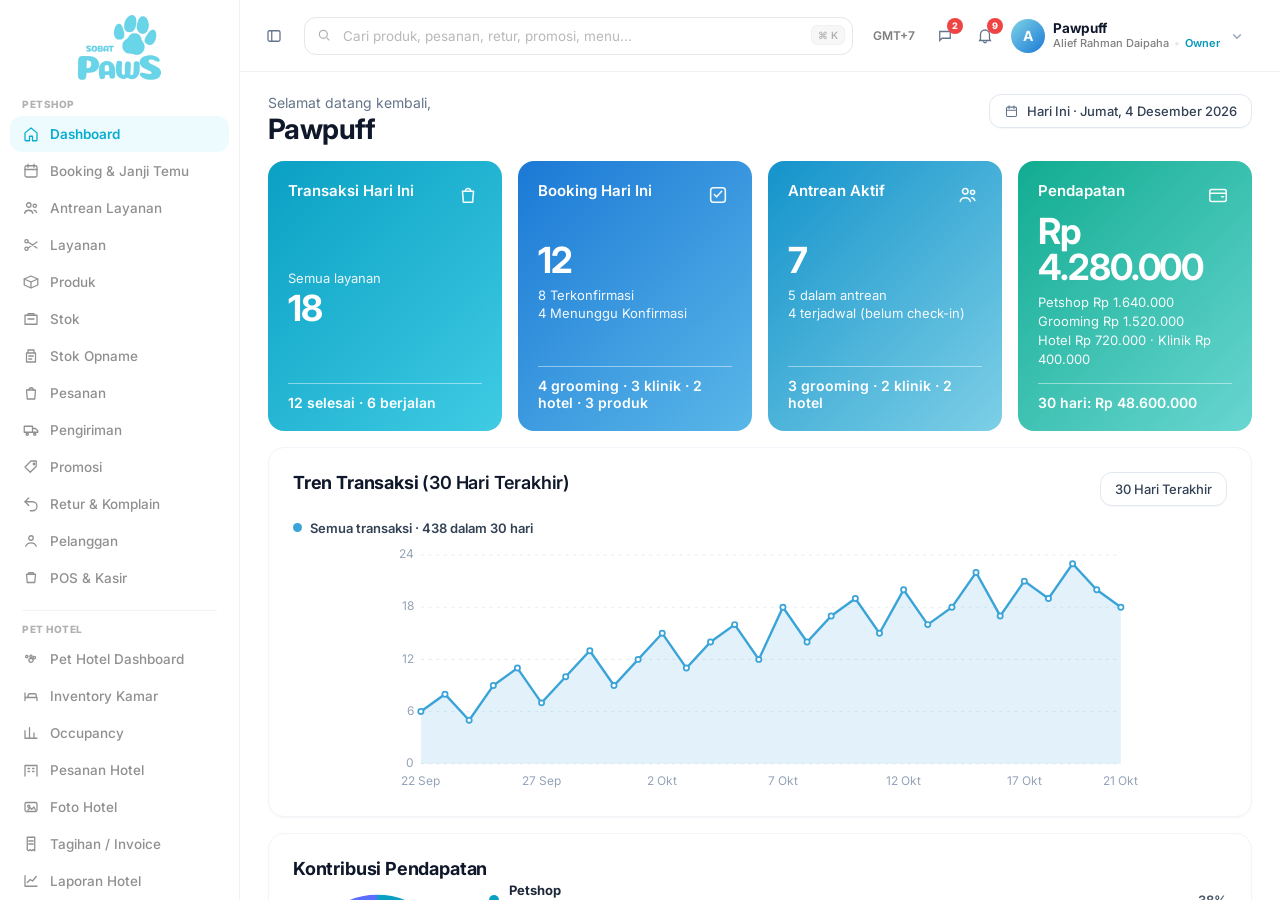
<file: dashboard-preview.html>
<!DOCTYPE html>
<html lang="id">
<head>
  <meta charset="utf-8">
  <meta name="viewport" content="width=device-width, initial-scale=1">
  <meta name="robots" content="noindex, nofollow">
  <title>Sobatpaws</title>
  <link rel="preconnect" href="https://fonts.googleapis.com">
  <link rel="preconnect" href="https://fonts.gstatic.com" crossorigin>
  <link href="https://fonts.googleapis.com/css2?family=Inter:wght@400;500;600;700;800&display=swap" rel="stylesheet">
  <link rel="stylesheet" href="css/dashboard-preview.css?v=full2">
</head>
<body>
<div class="app" id="app" data-collapsed="false" data-nav="false">
  <aside class="side" aria-label="Menu utama">
    <a class="brand" href="#dashboard" data-go="dashboard" aria-label="Sobat Paws">
      <img src="assets/img/sobat-paws-logo.png" alt="Sobat Paws" width="120" height="96">
    </a>
    <div class="side-scroll" id="nav"></div>
  </aside>
  <button class="scrim" type="button" data-close-nav aria-label="Tutup menu"></button>

  <div class="workspace">
    <header class="top">
      <button class="icon-btn" id="fold" type="button" aria-label="Lipat sidebar">
        <svg viewBox="0 0 24 24" fill="none" stroke="currentColor" stroke-width="1.7" aria-hidden="true"><rect x="4" y="5" width="16" height="14" rx="2"/><path d="M9 5v14"/></svg>
      </button>
      <form class="search" id="search-form" role="search">
        <svg class="search-ico" viewBox="0 0 24 24" fill="none" stroke="currentColor" stroke-width="1.8" aria-hidden="true"><circle cx="11" cy="11" r="6"/><path d="m16 16 4 4"/></svg>
        <input id="search" type="search" placeholder="Cari produk, pesanan, retur, promosi, menu..." aria-label="Cari produk, pesanan, retur, promosi, menu..." autocomplete="off">
        <kbd>⌘ K</kbd>
        <div class="results" id="results" hidden></div>
      </form>
      <div class="top-right">
        <button class="pill hide-sm" type="button" data-pop="zone">GMT+7</button>
        <button class="icon-btn hide-sm" type="button" data-pop="chat" aria-label="Buka Pesan &amp; Obrolan">
          <svg viewBox="0 0 24 24" fill="none" stroke="currentColor" stroke-width="1.7" aria-hidden="true"><path d="M5 6h14v9H8l-3 3V6z"/></svg>
          <span class="count">2</span>
        </button>
        <button class="icon-btn" type="button" data-pop="notif" aria-label="Buka Notifikasi">
          <svg viewBox="0 0 24 24" fill="none" stroke="currentColor" stroke-width="1.7" aria-hidden="true"><path d="M6 16V10a6 6 0 1 1 12 0v6l1.2 2H4.8L6 16z"/><path d="M10 19a2 2 0 0 0 4 0"/></svg>
          <span class="count">9</span>
        </button>
        <button class="profile" type="button" data-pop="profile" aria-label="Pawpuff, Alief Rahman Daipaha, Owner">
          <span class="avatar" aria-hidden="true">A</span>
          <span class="who">
            <strong>Pawpuff</strong>
            <span>Alief Rahman Daipaha <em>•</em> <b>Owner</b></span>
          </span>
          <svg class="chev" viewBox="0 0 24 24" fill="none" stroke="currentColor" stroke-width="1.8" aria-hidden="true"><path d="m7 10 5 5 5-5"/></svg>
        </button>
      </div>
    </header>
    <div class="canvas" id="canvas"></div>
    <div class="pop" id="pop" hidden></div>
  </div>
</div>
<div class="toast" id="toast" hidden role="status"></div>
<script src="js/dashboard-preview.js?v=full2"></script>
</body>
</html>
</file>
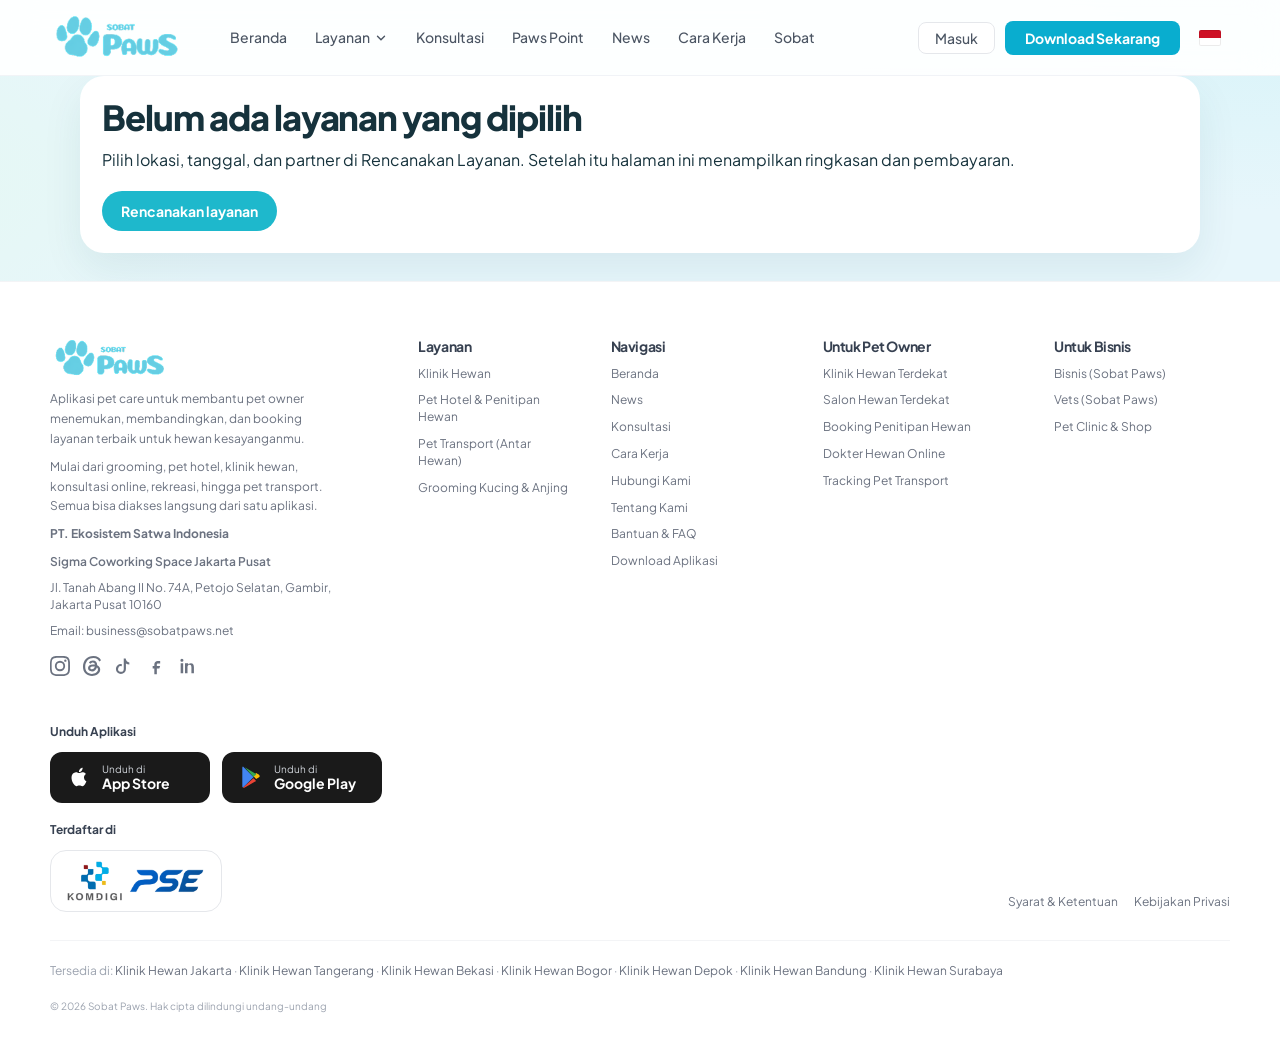
<file: paws-bayar.html>
<!DOCTYPE html>
<html lang="id">
<head>
  <meta charset="UTF-8" />
  <meta name="viewport" content="width=device-width, initial-scale=1" />
  <title>Bayar | Paws Partner</title>
  <meta name="description" content="Konfirmasi pilihan Paws Partner dan selesaikan pembayaran pratinjau di SobatPaws." />
  <meta name="robots" content="index, follow" />
  <meta name="theme-color" content="#1eb8cc" />
  <link rel="preconnect" href="https://fonts.googleapis.com" />
  <link rel="preconnect" href="https://fonts.gstatic.com" crossorigin />
  <link href="https://fonts.googleapis.com/css2?family=Plus+Jakarta+Sans:wght@400;500;600;700;800&display=swap" rel="stylesheet" />
  <link rel="stylesheet" href="css/style.css" />
  <link rel="stylesheet" href="css/partner.css" />
  <link rel="icon" href="data:image/svg+xml,%3Csvg xmlns='http://www.w3.org/2000/svg' viewBox='0 0 64 64'%3E%3Cellipse fill='%231eb8cc' cx='32' cy='42' rx='12' ry='10'/%3E%3Cellipse fill='%231eb8cc' cx='16' cy='26' rx='6' ry='8'/%3E%3Cellipse fill='%231eb8cc' cx='27' cy='15' rx='5.5' ry='7'/%3E%3Cellipse fill='%231eb8cc' cx='39' cy='15' rx='5.5' ry='7'/%3E%3Cellipse fill='%231eb8cc' cx='49' cy='26' rx='6' ry='8'/%3E%3C/svg%3E" />
</head>
<body>
  <a class="skip" href="#konten">Loncat ke konten</a>
  <header class="header">
    <div class="container header-bar">
      <a class="logo" href="https://sobatpaws.com/" aria-label="SobatPaws beranda">
        <img src="assets/img/logo.png" alt="" width="180" height="64" />
      </a>

      <nav class="nav" id="nav" aria-label="Navigasi utama">
        <a href="https://sobatpaws.com/#klinik-terdekat">Beranda</a>
        <div class="menu">
          <button class="menu-btn" type="button" aria-expanded="false" aria-haspopup="true">Layanan
            <svg class="chev" viewBox="0 0 24 24" aria-hidden="true"><path fill="none" stroke="currentColor" stroke-width="2.4" stroke-linecap="round" d="M6 9l6 6 6-6"/></svg>
          </button>
          <div class="menu-panel layanan-panel" role="menu" aria-label="Daftar layanan SobatPaws">
            <div class="layanan-card">
              <div>
                <p class="layanan-kicker">Layanan</p>
                <div class="layanan-grid">
                  <a role="menuitem" href="https://sobatpaws.com/clinics">
                    <span class="layanan-icon" aria-hidden="true"><svg viewBox="0 0 24 24"><path fill="none" stroke="currentColor" stroke-width="1.8" stroke-linecap="round" d="M12 6v12M8 10h8M7 4h10a2 2 0 0 1 2 2v12a2 2 0 0 1-2 2H7a2 2 0 0 1-2-2V6a2 2 0 0 1 2-2z"/></svg></span>
                    <span><strong>Pet Clinic</strong><small>Kelola layanan medis dan jadwal.</small></span>
                  </a>
                  <a role="menuitem" href="https://sobatpaws.com/pet-transport">
                    <span class="layanan-icon" aria-hidden="true"><svg viewBox="0 0 24 24"><path fill="none" stroke="currentColor" stroke-width="1.8" stroke-linecap="round" d="M4 15h16M6 15l1.2-4h9.6L18 15M7 18a1 1 0 1 0 0-2 1 1 0 0 0 0 2zm10 0a1 1 0 1 0 0-2 1 1 0 0 0 0 2z"/></svg></span>
                    <span><strong>Pet Transport</strong><small>Kelola layanan transportasi hewan.</small></span>
                  </a>
                  <a role="menuitem" href="https://sobatpaws.com/pet-hotel">
                    <span class="layanan-icon" aria-hidden="true"><svg viewBox="0 0 24 24"><path fill="none" stroke="currentColor" stroke-width="1.8" stroke-linecap="round" d="M4 20V9l8-5 8 5v11M9 20v-6h6v6"/></svg></span>
                    <span><strong>Pet Hotel</strong><small>Kelola operasional pet hotel lebih mudah.</small></span>
                  </a>
                  <a role="menuitem" href="https://sobatpaws.com/grooming">
                    <span class="layanan-icon" aria-hidden="true"><svg viewBox="0 0 24 24"><path fill="none" stroke="currentColor" stroke-width="1.8" stroke-linecap="round" d="M8 6l10 10M10 4l2 2M14 18l-2 2M6 8l2-2"/></svg></span>
                    <span><strong>Grooming</strong><small>Kelola layanan grooming lebih mudah.</small></span>
                  </a>
                  <a role="menuitem" href="https://sobatpaws.com/online-consultation">
                    <span class="layanan-icon" aria-hidden="true"><svg viewBox="0 0 24 24"><path fill="none" stroke="currentColor" stroke-width="1.8" stroke-linecap="round" d="M6 6h12a2 2 0 0 1 2 2v7a2 2 0 0 1-2 2H11l-4 3v-3H6a2 2 0 0 1-2-2V8a2 2 0 0 1 2-2z"/></svg></span>
                    <span><strong>Konsultasi Online</strong><small>Konsultasi cepat untuk kesehatan hewan kesayangan.</small></span>
                  </a>
                  <a role="menuitem" href="paws-partner.html">
                    <span class="layanan-icon" aria-hidden="true"><svg viewBox="0 0 24 24"><ellipse cx="12" cy="16.5" rx="3.2" ry="2.6" fill="none" stroke="currentColor" stroke-width="1.6"/><ellipse cx="7.2" cy="11.2" rx="1.5" ry="2.1" fill="none" stroke="currentColor" stroke-width="1.6"/><ellipse cx="10.4" cy="8.4" rx="1.4" ry="1.9" fill="none" stroke="currentColor" stroke-width="1.6"/><ellipse cx="13.8" cy="8.4" rx="1.4" ry="1.9" fill="none" stroke="currentColor" stroke-width="1.6"/><ellipse cx="16.9" cy="11.2" rx="1.5" ry="2.1" fill="none" stroke="currentColor" stroke-width="1.6"/></svg></span>
                    <span><strong>Paws Partner</strong><small>Pet sitter, dog walker, dan mitra pet care.</small></span>
                  </a>
                </div>
              </div>
              <aside class="layanan-promo">
                <p class="layanan-kicker">Mulai Sekarang</p>
                <img src="assets/img/nav-promo.jpg" alt="Layanan perawatan hewan peliharaan SobatPaws" width="320" height="200" />
                <strong>Perawatan Hewan Kesayangan Lebih Mudah</strong>
                <p>Semua kebutuhan klinik, grooming, hotel, hingga transport dalam satu aplikasi.</p>
                <button class="layanan-download" type="button" data-download>Download Sekarang</button>
                <p class="layanan-help">Butuh bantuan memulai?<br />Kami siap membantu.</p>
                <a class="btn-download is-small" href="https://wa.me/6285117767264" target="_blank" rel="noopener noreferrer">Hubungi Kami</a>
              </aside>
            </div>
          </div>
        </div>
        <a href="index.html#beranda">Konsultasi</a>
        <a href="https://sobatpaws.com/paws-point">Paws Point</a>
        <a href="https://sobatpaws.com/news">News</a>
        <a href="https://sobatpaws.com/how-it-works">Cara Kerja</a>
        <a href="https://sobatpaws.com/sobat">Sobat</a>
      </nav>

      <div class="header-actions">
        <a class="btn-masuk" href="https://sobatpaws.com/login">Masuk</a>
        <button class="btn-download" type="button" data-download>Download Sekarang</button>
        <div class="menu menu-lang">
          <button class="lang-btn menu-btn" type="button" aria-expanded="false" aria-haspopup="true" aria-label="Ubah bahasa">
            <span class="flag" aria-hidden="true"></span>
          </button>
          <div class="menu-panel lang-panel">
            <span class="lang-current">Indonesia</span>
          </div>
        </div>
        <button class="nav-toggle" id="nav-toggle" type="button" aria-expanded="false" aria-controls="nav" aria-label="Buka menu">
          <span></span><span></span><span></span>
        </button>
      </div>
    </div>
  </header>

  <main class="pp-wrap" id="konten">
    <section class="pp-pay-card" id="pay-empty" hidden>
      <h1>Belum ada layanan yang dipilih</h1>
      <p class="pp-sub" style="text-align:left;margin:10px 0 18px">Pilih lokasi, tanggal, dan partner di Rencanakan Layanan. Setelah itu halaman ini menampilkan ringkasan dan pembayaran.</p>
      <a class="pp-btn pp-btn-fill" href="paws-partner.html#rencana">Rencanakan layanan</a>
    </section>

    <section class="pp-pay" id="pay-layout" hidden>
      <article class="pp-pay-card">
        <p class="pp-kicker">Ringkasan pesanan</p>
        <div class="pp-pay-who">
          <img id="pay-photo" alt="" width="64" height="64" />
          <div>
            <h1 id="pay-name" style="font-size:22px"></h1>
            <p class="pp-sub" id="pay-service" style="text-align:left;margin-top:4px"></p>
          </div>
        </div>
        <div class="pp-pay-lines">
          <div><span>Lokasi kamu</span><strong id="pay-user-area"></strong></div>
          <div><span>Area partner</span><strong id="pay-area"></strong></div>
          <div><span>Jarak</span><strong id="pay-km"></strong></div>
          <div><span>Tanggal</span><strong id="pay-date"></strong></div>
          <div><span>Hewan</span><strong id="pay-pet"></strong></div>
          <div><span>Tarif</span><strong id="pay-price"></strong></div>
        </div>
        <p class="pp-pay-note" id="pay-note" hidden></p>
      </article>

      <article class="pp-pay-card">
        <h2 style="font-size:22px">Pembayaran</h2>
        <p class="pp-sub" style="text-align:left;margin:8px 0 16px">Pilih metode, lalu isi nama dan nomor telepon. Ini pratinjau: tidak ada dana yang ditarik.</p>
        <form class="pp-form" id="pay-form">
          <fieldset class="pp-field">
            <legend>Metode</legend>
            <div class="pp-methods">
              <label><input type="radio" name="metode" value="Transfer" required /> Transfer</label>
              <label><input type="radio" name="metode" value="QRIS" /> QRIS</label>
              <label><input type="radio" name="metode" value="GoPay" /> GoPay</label>
              <label><input type="radio" name="metode" value="OVO" /> OVO</label>
              <label><input type="radio" name="metode" value="DANA" /> DANA</label>
              <label><input type="radio" name="metode" value="Kartu" /> Kartu</label>
            </div>
          </fieldset>
          <label class="pp-field"><span>Nama kamu</span><input name="nama" required autocomplete="name" placeholder="Nama pet owner" /></label>
          <label class="pp-field"><span>No. telepon</span><input name="telepon" type="tel" required autocomplete="tel" placeholder="08xxxxxxxxxx" /></label>
          <p class="pp-success" id="pay-success" hidden></p>
          <button class="pp-btn pp-btn-fill" type="submit" id="pay-submit">Bayar sekarang</button>
          <p class="pp-fine">Pratinjau halaman ini tidak mengirim data ke server.</p>
        </form>
      </article>
    </section>
  </main>

  <footer class="footer" aria-label="Footer SobatPaws">
    <div class="container footer-grid">
      <div class="footer-brand">
        <a class="logo" href="https://sobatpaws.com/" aria-label="SobatPaws">
          <img src="assets/img/logo.png" alt="" width="180" height="64" />
        </a>
        <p>Aplikasi pet care untuk membantu pet owner menemukan, membandingkan, dan booking layanan terbaik untuk hewan kesayanganmu.</p>
        <p>Mulai dari grooming, pet hotel, klinik hewan, konsultasi online, rekreasi, hingga pet transport. Semua bisa diakses langsung dari satu aplikasi.</p>
        <p class="footer-company">PT. Ekosistem Satwa Indonesia</p>
        <p class="footer-place">Sigma Coworking Space Jakarta Pusat</p>
        <a href="https://www.google.com/maps/place/Sigma+Coworking+Space+Jakarta+Pusat/@-6.1753115,106.8098471,17z/data=!3m1!4b1!4m6!3m5!1s0x2e69f70015d8e73f:0xd3e7d1d621c72731!8m2!3d-6.1753115!4d106.812422!16s%2Fg%2F11y0c7725b" target="_blank" rel="noopener noreferrer">Jl. Tanah Abang II No. 74A, Petojo Selatan, Gambir, Jakarta Pusat 10160</a>
        <a href="mailto:business@sobatpaws.net">Email: business@sobatpaws.net</a>
        <div class="socials">
          <a href="https://www.instagram.com/sobatpaws.id" aria-label="SobatPaws di Instagram" target="_blank" rel="noopener noreferrer"><svg viewBox="0 0 24 24"><path fill="currentColor" d="M12 2.2c3.2 0 3.6 0 4.8.1 3.3.1 4.8 1.7 4.9 4.9.1 1.3.1 1.6.1 4.8s0 3.6-.1 4.9c-.1 3.2-1.7 4.8-4.9 4.9-1.3.1-1.6.1-4.8.1s-3.6 0-4.9-.1c-3.2-.1-4.8-1.7-4.9-4.9C2 15.6 2 15.2 2 12s0-3.6.1-4.8C2.2 3.9 3.8 2.4 7 2.3 8.4 2.2 8.8 2.2 12 2.2zM12 0C8.7 0 8.3 0 7.1.1 2.7.3.3 2.7.1 7.1 0 8.3 0 8.7 0 12s0 3.7.1 4.9c.2 4.4 2.6 6.8 7 7 1.2.1 1.6.1 4.9.1s3.7 0 4.9-.1c4.4-.2 6.8-2.6 7-7 .1-1.2.1-1.7.1-4.9s0-3.7-.1-4.9c-.2-4.4-2.6-6.8-7-7C15.7 0 15.3 0 12 0zm0 5.8a6.2 6.2 0 1 0 0 12.4 6.2 6.2 0 0 0 0-12.4zM12 16a4 4 0 1 1 0-8 4 4 0 0 1 0 8zm6.4-11.8a1.4 1.4 0 1 0 0 2.8 1.4 1.4 0 0 0 0-2.8z"/></svg></a>
          <a href="https://www.threads.net/@sobatpaws.id" aria-label="SobatPaws di Threads" target="_blank" rel="noopener noreferrer"><svg viewBox="0 0 24 24"><path fill="currentColor" d="M18.263 11.097c-.03-3.486-1.92-5.586-5.111-5.586-2.13 0-3.922.963-4.863 2.499l2.062 1.438c.535-.843 1.272-1.543 2.628-1.543 1.528 0 2.318.85 2.544 2.431a15 15 0 0 0-2.236-.173c-4.125 0-6.068 1.867-6.068 4.336s1.943 3.99 4.804 3.99c3.139 0 5.013-2.115 5.781-4.735.798.361 1.348 1.204 1.348 2.47 0 3.387-3.907 5.232-7.22 5.232-4.885 0-8.077-3.207-8.077-8.424 0-6.392 4.223-10.487 9.9-10.487 3.808 0 5.69 1.671 6.97 3.914l2.108-1.475C21.44 2.078 18.331 0 13.663 0 6.227 0 1.168 5.277 1.168 12.934c0 7 4.953 11.066 10.856 11.066 4.878 0 9.809-2.846 9.809-7.716 0-2.545-1.46-4.231-3.569-5.187m-6.33 4.855c-1.077 0-2.026-.512-2.026-1.453 0-1.483 1.822-1.934 3.606-1.934.678 0 1.34.045 1.927.173-.422 1.927-1.671 3.215-3.508 3.214Z"/></svg></a>
          <a href="https://www.tiktok.com/@sobatpaws.id" aria-label="SobatPaws di TikTok" target="_blank" rel="noopener noreferrer"><svg viewBox="0 0 24 24"><path fill="currentColor" d="M14 3c.4 2.6 1.9 4.4 4.4 4.8v2.4c-1.5 0-2.9-.5-4.1-1.3v6.7a6 6 0 1 1-6-6c.3 0 .7 0 1 .1v2.6a3.4 3.4 0 1 0 2.4 3.3V3H14z"/></svg></a>
          <a href="https://www.facebook.com/share/18cKbE7qDN/" aria-label="SobatPaws di Facebook" target="_blank" rel="noopener noreferrer"><svg viewBox="0 0 24 24"><path fill="currentColor" d="M14 9h3V6h-3c-2.2 0-4 1.8-4 4v2H8v3h2v7h3v-7h3l1-3h-4V10c0-.6.4-1 1-1z"/></svg></a>
          <a href="https://www.linkedin.com/company/sobat-paws/" aria-label="SobatPaws di LinkedIn" target="_blank" rel="noopener noreferrer"><svg viewBox="0 0 24 24"><path fill="currentColor" d="M4.7 3.3A1.8 1.8 0 1 1 4.7 7a1.8 1.8 0 0 1 0-3.7zM3.2 8.6h3v12.2h-3V8.6zm6.1 0h2.9v1.7h.1c.4-.8 1.4-1.7 3-1.7 3.2 0 3.8 2.1 3.8 4.8v7.4h-3v-6.6c0-1.6 0-3.6-2.2-3.6s-2.5 1.7-2.5 3.5v6.7h-3V8.6z"/></svg></a>
        </div>
      </div>
      <div>
        <h3>Layanan</h3>
        <a href="https://sobatpaws.com/pet-clinic">Klinik Hewan</a>
        <a href="https://sobatpaws.com/pet-hotel">Pet Hotel &amp; Penitipan Hewan</a>
        <a href="https://sobatpaws.com/pet-transport">Pet Transport (Antar Hewan)</a>
        <a href="https://sobatpaws.com/grooming">Grooming Kucing &amp; Anjing</a>
      </div>
      <div>
        <h3>Navigasi</h3>
        <a href="https://sobatpaws.com/">Beranda</a>
        <a href="https://sobatpaws.com/news">News</a>
        <a href="https://sobatpaws.com/vets">Konsultasi</a>
        <a href="https://sobatpaws.com/how-it-works">Cara Kerja</a>
        <a href="https://sobatpaws.com/contact">Hubungi Kami</a>
        <a href="https://sobatpaws.com/sobat">Tentang Kami</a>
        <a href="https://sobatpaws.com/faq">Bantuan &amp; FAQ</a>
        <a href="https://play.google.com/store/apps/details?id=com.sobatpaws.user" target="_blank" rel="noopener noreferrer">Download Aplikasi</a>
      </div>
      <div>
        <h3>Untuk Pet Owner</h3>
        <a href="https://sobatpaws.com/clinics">Klinik Hewan Terdekat</a>
        <a href="https://sobatpaws.com/grooming">Salon Hewan Terdekat</a>
        <a href="https://sobatpaws.com/pet-hotel">Booking Penitipan Hewan</a>
        <a href="https://sobatpaws.com/vets">Dokter Hewan Online</a>
        <a href="https://sobatpaws.com/pet-transport">Tracking Pet Transport</a>
      </div>
      <div>
        <h3>Untuk Bisnis</h3>
        <a href="http://bisnis.sobatpaws.com/" target="_blank" rel="noopener noreferrer">Bisnis (Sobat Paws)</a>
        <a href="http://vets.sobatpaws.com/" target="_blank" rel="noopener noreferrer">Vets (Sobat Paws)</a>
        <a href="http://app.sobatpaws.com/" target="_blank" rel="noopener noreferrer">Pet Clinic &amp; Shop</a>
      </div>
    </div>
    <div class="container footer-mid">
      <div class="footer-downloads">
        <p>Unduh Aplikasi</p>
        <div class="store-row">
          <a class="store" href="https://apps.apple.com/id/app/sobat-paws/id6785621846?l=id" target="_blank" rel="noopener noreferrer" aria-label="Unduh SobatPaws di App Store">
            <svg viewBox="0 0 24 24" aria-hidden="true"><path fill="white" d="M18.71 19.5c-.83 1.24-1.71 2.45-3.05 2.47-1.34.03-1.77-.79-3.29-.79-1.53 0-2 .77-3.27.82-1.31.05-2.3-1.32-3.14-2.53C4.25 17 2.94 12.45 4.7 9.39c.87-1.52 2.43-2.48 4.12-2.51 1.28-.02 2.5.87 3.29.87.78 0 2.26-1.07 3.8-.91.65.03 2.47.26 3.64 1.98-.09.06-2.17 1.28-2.15 3.81.03 3.02 2.65 4.03 2.68 4.04-.03.07-.42 1.44-1.38 2.83M13 3.5c.73-.83 1.94-1.46 2.94-1.5.13 1.17-.34 2.35-1.04 3.19-.69.85-1.83 1.51-2.95 1.42-.15-1.15.41-2.35 1.05-3.11z"/></svg>
            <span><small>Unduh di</small>App Store</span>
          </a>
          <a class="store" href="https://play.google.com/store/apps/details?id=com.sobatpaws.user" target="_blank" rel="noopener noreferrer" aria-label="Unduh SobatPaws di Google Play">
            <svg viewBox="0 0 24 24" aria-hidden="true"><path d="M3.18 23.5c.3.17.64.26.99.26.4 0 .8-.11 1.15-.33l12.27-7.07-2.88-2.88L3.18 23.5z" fill="#EA4335"/><path d="M20.82 9.58L17.59 7.7 14.4 10.89l3.19 3.19 3.24-1.87c.92-.53.92-1.9-.01-2.43z" fill="#FBBC05"/><path d="M3.18.5C2.8.73 2.5 1.2 2.5 1.83v20.34c0 .63.3 1.1.68 1.33l.09.05 11.39-11.39v-.27L3.27.45 3.18.5z" fill="#4285F4"/><path d="M14.71 12.11l3.18-3.18-12.71-7.48L14.71 12.11z" fill="#34A853"/></svg>
            <span><small>Unduh di</small>Google Play</span>
          </a>
        </div>
        <p>Terdaftar di</p>
        <a class="pse" href="https://pse.komdigi.go.id/pse/a0gwVjd5eEM1Y290NUFHSDMycVNFLzNzYXI1cFhVOHlsRWp5RXhiYUxnUGoqR0l3YmJUTnVvaDJ4bnNqazRIY2hJdz09KlRBb05rRFFwSWJleVNDTGthTU0ycWc9PSppOEFXSldZS1FNb2YveU9zZjFKbzZRPT0=" target="_blank" rel="noopener noreferrer" title="Nomor TDPSE : 028922.01/DJAI.PSE/08/2026" aria-label="Verifikasi Tanda Daftar PSE Komdigi SobatPaws">
          <img src="assets/img/pse.png" alt="Terdaftar PSE Komdigi" width="160" height="48" />
        </a>
      </div>
      <div class="footer-legal">
        <a href="https://sobatpaws.com/terms-and-conditions">Syarat &amp; Ketentuan</a>
        <a href="https://sobatpaws.com/privacy-policy">Kebijakan Privasi</a>
      </div>
    </div>
    <div class="container footer-copy">
      <p class="footer-cities">Tersedia di:
        <a href="https://sobatpaws.com/kota/jakarta">Klinik Hewan Jakarta</a> ·
        <a href="https://sobatpaws.com/kota/tangerang">Klinik Hewan Tangerang</a> ·
        <a href="https://sobatpaws.com/kota/bekasi">Klinik Hewan Bekasi</a> ·
        <a href="https://sobatpaws.com/kota/bogor">Klinik Hewan Bogor</a> ·
        <a href="https://sobatpaws.com/kota/depok">Klinik Hewan Depok</a> ·
        <a href="https://sobatpaws.com/kota/bandung">Klinik Hewan Bandung</a> ·
        <a href="https://sobatpaws.com/kota/surabaya">Klinik Hewan Surabaya</a>
      </p>
      <small>© 2026 Sobat Paws. Hak cipta dilindungi undang-undang</small>
    </div>
  </footer>

  <dialog id="store-dialog" aria-labelledby="store-title">
    <div class="dialog-card">
      <button class="icon-x" type="button" data-close aria-label="Tutup">×</button>
      <h3 id="store-title">Download SobatPaws</h3>
      <p class="dialog-lead">Pilih toko yang sesuai dengan perangkat Anda.</p>
      <div class="store-choices">
        <a class="store" href="https://apps.apple.com/id/app/sobat-paws/id6785621846?l=id" target="_blank" rel="noopener noreferrer">App Store</a>
        <a class="store" href="https://play.google.com/store/apps/details?id=com.sobatpaws.user" target="_blank" rel="noopener noreferrer">Google Play</a>
      </div>
    </div>
  </dialog>

  <script src="js/chrome.js"></script>
  <script src="js/bayar.js"></script>
</body>
</html>
</file>
<file: css/style.css>
:root {
  --ink: #123844;
  --ink-soft: #3d6270;
  --muted: #5c7580;
  --blue: #60c8e0;
  --blue-deep: #1f93ad;
  --blue-soft: #e5f7fb;
  --sun: #ffc83d;
  --sun-deep: #f5b82a;
  --bg: #f4fbfd;
  --line: #e3f2f6;
  --footer: #123844;
  --shadow: 0 12px 32px rgba(18, 56, 68, 0.08);
  --radius: 22px;
  --header: 76px;
  --font: "Plus Jakarta Sans", "Segoe UI", sans-serif;
}

*,
*::before,
*::after { box-sizing: border-box; }

[hidden] { display: none !important; }

html { scroll-behavior: smooth; }

body {
  margin: 0;
  font-family: var(--font);
  color: var(--ink);
  background:
    radial-gradient(820px 420px at 100% 40px, #dff6fb 0%, transparent 62%),
    radial-gradient(640px 360px at -8% 240px, #e7f8f4 0%, transparent 58%),
    var(--bg);
  line-height: 1.5;
}

img { max-width: 100%; display: block; }

button,
input,
textarea,
select { font: inherit; color: inherit; }

button { cursor: pointer; }

a { color: inherit; text-decoration: none; }

::selection { background: #c7eef6; }

.sr-only {
  position: absolute;
  width: 1px;
  height: 1px;
  padding: 0;
  margin: -1px;
  overflow: hidden;
  clip: rect(0, 0, 0, 0);
  white-space: nowrap;
  border: 0;
}

.skip {
  position: absolute;
  left: 16px;
  top: -40px;
  background: var(--ink);
  color: white;
  padding: 8px 12px;
  border-radius: 8px;
  z-index: 80;
}

.skip:focus { top: 12px; }

.container {
  width: min(1180px, calc(100% - 40px));
  margin-inline: auto;
}

h1, h2, h3, p { margin: 0; }

h1, h2, h3 { letter-spacing: -0.03em; line-height: 1.2; }

/* Header */

.header {
  position: sticky;
  top: 0;
  z-index: 40;
  height: var(--header);
  background: rgba(255, 255, 255, 0.92);
  backdrop-filter: blur(16px);
  border-bottom: 1px solid rgba(23, 52, 92, 0.05);
}

.header.is-scrolled { box-shadow: 0 8px 24px rgba(23, 52, 92, 0.06); }

.header-bar {
  height: 100%;
  display: flex;
  align-items: center;
  gap: 28px;
}

.logo {
  display: inline-flex;
  align-items: center;
  flex: 0 0 auto;
}

.logo img { width: 132px; height: auto; }

.nav {
  display: flex;
  align-items: center;
  gap: 4px;
  margin-left: 8px;
}

.nav a,
.menu-btn {
  background: none;
  border: 0;
  color: #4b5563;
  font-weight: 500;
  font-size: 14px;
  padding: 8px 12px;
  border-radius: 6px;
  display: inline-flex;
  align-items: center;
  gap: 4px;
}

.nav a:hover,
.menu-btn:hover { color: #0898b5; background: transparent; }

.nav a[aria-current="page"] { color: #0898b5; background: transparent; font-weight: 700; }

.chev { width: 14px; height: 14px; transition: transform 0.2s ease; }

.menu { position: relative; }

.menu-panel {
  position: absolute;
  top: calc(100% + 8px);
  left: 0;
  min-width: 230px;
  padding: 8px;
  background: white;
  border-radius: 16px;
  border: 1px solid var(--line);
  box-shadow: 0 18px 40px rgba(16, 42, 84, 0.12);
  display: none;
  z-index: 50;
}

.menu.is-open .menu-panel { display: grid; }

.menu.is-open .chev { transform: rotate(180deg); }

.menu-panel button,
.menu-panel a {
  width: 100%;
  text-align: left;
  border-radius: 10px;
  padding: 10px 12px;
  background: none;
  border: 0;
  font-weight: 600;
  color: var(--ink);
}

.menu-panel button:hover,
.menu-panel a:hover { background: #f0fbfd; color: #0898b5; }

.layanan-panel {
  position: fixed;
  top: var(--header);
  left: 0;
  right: 0;
  min-width: 0;
  padding: 0 24px;
  background: transparent;
  border: 0;
  border-radius: 0;
  box-shadow: none;
}

.layanan-card {
  display: grid;
  grid-template-columns: minmax(0, 1.4fr) 300px;
  gap: 28px;
  padding: 28px;
  background: white;
  border: 1px solid #f3f4f6;
  border-radius: 0 0 16px 16px;
  box-shadow: 0 12px 28px rgba(16, 42, 84, 0.08);
}

.layanan-kicker {
  margin-bottom: 14px;
  color: #98a2b3;
  font-size: 12px;
  font-weight: 500;
}

.layanan-grid {
  display: grid;
  grid-template-columns: 1fr 1fr;
  gap: 8px;
}

.layanan-grid a {
  display: flex;
  align-items: flex-start;
  gap: 12px;
  padding: 12px;
  border-radius: 12px;
}

.layanan-grid a:hover { background: #f0fbfd; }

.layanan-grid strong,
.layanan-promo strong {
  display: block;
  color: #1f2937;
  font-size: 14px;
  font-weight: 700;
}

.layanan-grid small,
.layanan-promo p {
  display: block;
  margin-top: 4px;
  color: #6b7280;
  font-size: 12px;
  font-weight: 500;
  line-height: 1.45;
}

.layanan-icon {
  flex: 0 0 auto;
  width: 36px;
  height: 36px;
  display: grid;
  place-items: center;
  border: 1px solid #eaeaf0;
  border-radius: 10px;
  background: white;
  color: #9ca3af;
}

.layanan-icon svg { width: 18px; height: 18px; }

.layanan-promo img {
  width: 100%;
  height: 168px;
  object-fit: cover;
  border-radius: 12px;
  margin-bottom: 12px;
}

.layanan-download {
  margin-top: 10px;
  padding: 0;
  border: 0;
  background: none;
  color: #0898b5;
  font-size: 14px;
  font-weight: 600;
}

.layanan-download:hover { color: #067f99; }

.layanan-promo .btn-download,
.layanan-promo .btn-download:hover {
  width: auto;
  color: white;
  background: #09adcf;
}

.layanan-promo .btn-download:hover { background: #0898b5; }

.btn-masuk,
.btn-download {
  display: inline-flex;
  align-items: center;
  justify-content: center;
  border-radius: 8px;
  font-size: 14px;
  line-height: 1;
  white-space: nowrap;
}

.btn-masuk {
  padding: 8px 16px;
  border: 1px solid #e5e7eb;
  background: white;
  color: #4b5563;
  font-weight: 500;
}

.btn-masuk:hover { color: #0898b5; }

.btn-download {
  padding: 10px 20px;
  border: 0;
  background: #09adcf;
  color: white;
  font-weight: 700;
}

.btn-download:hover { background: #0898b5; }

.btn-download.is-small { padding: 8px 16px; font-size: 12px; }

.lang-btn {
  width: 40px;
  height: 40px;
  padding: 0;
  border-radius: 999px;
  justify-content: center;
}

.flag {
  width: 22px;
  height: 16px;
  border-radius: 2px;
  background: linear-gradient(#ce1126 0 50%, #fff 50% 100%);
  box-shadow: inset 0 0 0 1px rgba(0, 0, 0, 0.08);
}

.lang-panel { left: auto; right: 0; min-width: 148px; }

.lang-current {
  display: block;
  padding: 10px 12px;
  color: #0898b5;
  font-size: 14px;
  font-weight: 700;
}

.store-choices { display: grid; gap: 10px; margin-top: 8px; }

.header-actions {
  margin-left: auto;
  display: flex;
  align-items: center;
  gap: 10px;
}

.icon-btn {
  width: 42px;
  height: 42px;
  border-radius: 50%;
  border: 0;
  background: #eef9fb;
  color: var(--ink);
  display: grid;
  place-items: center;
}

.icon-btn:hover { background: var(--blue-soft); color: var(--blue); }

.nav-toggle {
  display: none;
  width: 42px;
  height: 42px;
  border-radius: 12px;
  border: 1px solid var(--line);
  background: white;
  padding: 0;
  place-items: center;
  gap: 5px;
}

.nav-toggle span {
  display: block;
  width: 18px;
  height: 2px;
  background: var(--ink);
  border-radius: 2px;
}

/* Buttons */

.btn {
  display: inline-flex;
  align-items: center;
  justify-content: center;
  gap: 8px;
  border: 0;
  border-radius: 12px;
  padding: 12px 18px;
  font-weight: 700;
  font-size: 14.5px;
  line-height: 1;
  transition: transform 0.15s ease, background 0.15s ease, box-shadow 0.15s ease;
}

.btn svg { width: 16px; height: 16px; }

.btn:hover { transform: translateY(-1px); }

.btn-yellow {
  background: var(--sun);
  color: var(--ink);
  box-shadow: 0 8px 18px rgba(245, 184, 42, 0.35);
}

.btn-yellow:hover { background: var(--sun-deep); }

.btn-blue {
  background: var(--blue);
  color: var(--ink);
  box-shadow: 0 8px 18px rgba(96, 200, 224, 0.4);
}

.btn-blue:hover { background: #8fd8ea; }

.btn-soft {
  background: #e5f7fb;
  color: var(--ink);
}

.btn-soft:hover { background: #d3f1f7; }

.btn-header { padding: 12px 16px; border-radius: 12px; }

.link-more {
  border: 0;
  background: none;
  color: var(--blue);
  font-weight: 700;
  font-size: 14px;
  display: inline-flex;
  align-items: center;
  gap: 6px;
  white-space: nowrap;
  padding: 8px 0;
}

.link-more:hover { color: var(--blue-deep); }

/* Hero */

.hero {
  position: relative;
  padding: 28px 0 12px;
  overflow: hidden;
}

.hero-grid {
  position: relative;
  z-index: 1;
  display: grid;
  grid-template-columns: minmax(0, 1.05fr) minmax(340px, 0.95fr);
  gap: 20px;
  align-items: center;
}

.eyebrow {
  display: inline-flex;
  align-items: center;
  gap: 8px;
  color: var(--blue);
  font-weight: 700;
  font-size: 13px;
  background: white;
  border-radius: 999px;
  padding: 6px 10px 6px 6px;
  box-shadow: var(--shadow);
  margin-bottom: 16px;
}

.eyebrow span {
  width: 22px;
  height: 22px;
  border-radius: 50%;
  background: var(--blue-soft);
  display: grid;
  place-items: center;
}

h1 {
  font-size: clamp(32px, 2.7vw, 42px);
  font-weight: 800;
}

h1 span { display: block; }

.hero-copy .lead {
  margin-top: 14px;
  max-width: 520px;
  color: var(--muted);
  font-size: 16px;
  line-height: 1.7;
}

.search {
  margin-top: 22px;
  display: flex;
  align-items: center;
  gap: 8px;
  max-width: 540px;
  background: white;
  border: 1px solid #e3f2f6;
  border-radius: 999px;
  padding: 6px 6px 6px 18px;
  box-shadow: 0 12px 30px rgba(23, 52, 92, 0.08);
}

.search:focus-within {
  border-color: #9adcea;
  box-shadow: 0 0 0 4px rgba(47, 120, 246, 0.14);
}

.search input {
  flex: 1;
  min-width: 0;
  height: 46px;
  border: 0;
  background: transparent;
  outline: none;
}

.search input:focus-visible { outline: none; }

.search input::placeholder { color: #7f9aa6; }

.search-btn {
  width: 46px;
  height: 46px;
  border: 0;
  border-radius: 50%;
  background: var(--blue);
  color: var(--ink);
  display: grid;
  place-items: center;
  flex: 0 0 auto;
}

.search-btn:hover { background: #8fd8ea; }

.hero-cta {
  display: flex;
  flex-wrap: wrap;
  gap: 12px;
  margin-top: 16px;
}

.trust {
  display: flex;
  flex-wrap: wrap;
  gap: 10px;
  margin: 18px 0 0;
  padding: 0;
  list-style: none;
}

.trust li {
  display: inline-flex;
  align-items: center;
  gap: 8px;
  background: white;
  border-radius: 999px;
  padding: 6px 12px 6px 6px;
  box-shadow: 0 8px 18px rgba(23, 52, 92, 0.06);
  font-size: 13px;
  font-weight: 700;
  color: var(--ink-soft);
}

.trust i {
  width: 28px;
  height: 28px;
  border-radius: 50%;
  background: var(--blue-soft);
  color: var(--blue);
  display: grid;
  place-items: center;
}

.trust svg { width: 16px; height: 16px; }

.hero-stage {
  position: relative;
  height: 560px;
}

.blob {
  position: absolute;
  width: 430px;
  height: 430px;
  right: 10px;
  top: 46px;
  border-radius: 50%;
  background:
    radial-gradient(circle at 40% 40%, #ffffff 0%, #d7f4f8 42%, #b7e8f2 70%, transparent 72%);
  z-index: 0;
}

.stage-vet,
.stage-dog,
.stage-cat {
  position: absolute;
  object-fit: cover;
}

.stage-vet {
  width: 300px;
  height: 390px;
  left: 78px;
  top: 78px;
  border-radius: 160px 160px 36px 36px;
  object-position: center 28%;
  z-index: 1;
  box-shadow: 0 18px 40px rgba(23, 52, 92, 0.14);
}

.stage-dog {
  width: 250px;
  height: 300px;
  right: -18px;
  bottom: 28px;
  border-radius: 36px;
  object-position: center 18%;
  z-index: 2;
  border: 5px solid white;
  box-shadow: 0 16px 36px rgba(23, 52, 92, 0.16);
}

.stage-cat {
  width: 118px;
  height: 118px;
  left: 46px;
  bottom: 92px;
  border-radius: 50%;
  object-position: center 30%;
  z-index: 3;
  border: 4px solid white;
  box-shadow: 0 10px 24px rgba(23, 52, 92, 0.16);
}

.hero-bubble,
.hero-note,
.hero-points {
  position: absolute;
  z-index: 4;
  background: white;
  box-shadow: 0 14px 30px rgba(23, 52, 92, 0.12);
}

.hero-bubble {
  left: 0;
  top: 46px;
  width: 168px;
  border-radius: 20px;
  padding: 12px;
  display: flex;
  gap: 8px;
  align-items: center;
}

.hero-bubble strong {
  display: block;
  font-size: 13px;
  line-height: 1.35;
}

.paw-badge {
  width: 36px;
  height: 36px;
  border-radius: 12px;
  background: var(--blue-soft);
  color: var(--blue);
  display: grid;
  place-items: center;
  flex: 0 0 auto;
}

.paw-badge svg { width: 20px; height: 20px; }

.hero-note {
  right: 8px;
  top: 18px;
  width: 168px;
  background: var(--sun);
  color: var(--ink);
  border-radius: 18px;
  padding: 14px 14px 12px;
  font-weight: 800;
  font-size: 14px;
  line-height: 1.35;
  transform: rotate(4deg);
}

.hero-note small {
  display: block;
  font-weight: 700;
  font-size: 12px;
  margin-bottom: 4px;
}

.hero-points {
  left: 18px;
  bottom: 18px;
  width: 220px;
  border-radius: 18px;
  padding: 12px 14px;
  margin: 0;
  list-style: none;
  display: grid;
  gap: 8px;
}

.hero-points li {
  display: flex;
  align-items: center;
  gap: 8px;
  font-size: 13px;
  font-weight: 700;
}

.hero-points i {
  width: 18px;
  height: 18px;
  border-radius: 50%;
  background: var(--blue);
  color: var(--ink);
  display: grid;
  place-items: center;
  flex: 0 0 auto;
}

.hero-points svg { width: 12px; height: 12px; }

.leaf {
  position: absolute;
  z-index: 0;
  pointer-events: none;
}

.leaf-a { width: 92px; left: -10px; bottom: 24px; transform: rotate(-18deg); }
.leaf-b { width: 54px; left: 38%; top: 8px; transform: rotate(24deg); opacity: 0.85; }

.paw-float {
  position: absolute;
  color: #9fd4e2;
  opacity: 0.7;
  z-index: 0;
}

.paw-float svg { width: 28px; height: 28px; }
.paw-a { right: 8%; top: 120px; }
.paw-b { left: 46%; bottom: 40px; }

/* Sections */

.promo { padding: 22px 0 0; }

.promo-view {
  position: relative;
  overflow: hidden;
  border-radius: 28px;
}

.promo-track {
  display: flex;
  transition: transform 0.45s ease;
}

.promo-slide {
  flex: 0 0 100%;
  min-width: 0;
  display: block;
  padding: 0;
  border: 0;
  background: transparent;
  text-align: left;
}

.promo-slide img { width: 100%; height: auto; }

.promo-arrow {
  position: absolute;
  top: 50%;
  z-index: 1;
  width: 36px;
  height: 36px;
  margin-top: -18px;
  border: 0;
  border-radius: 50%;
  display: grid;
  place-items: center;
  background: rgba(255, 255, 255, 0.94);
  color: var(--ink);
  box-shadow: 0 6px 16px rgba(18, 56, 68, 0.16);
}

.promo-arrow svg { width: 18px; height: 18px; }

.promo-arrow.is-prev { left: 14px; }
.promo-arrow.is-next { right: 14px; }

.promo-dots {
  display: flex;
  justify-content: center;
  gap: 6px;
  margin-top: 12px;
}

.promo-dots button {
  width: 8px;
  height: 8px;
  padding: 0;
  border: 0;
  border-radius: 999px;
  background: #c5dfe6;
}

.promo-dots button[aria-current="true"] {
  width: 22px;
  background: var(--blue-deep);
}

.section { padding: 56px 0 8px; }

.plain-grid {
  display: grid;
  grid-template-columns: repeat(4, 1fr);
  gap: 14px;
}

.plain-grid article {
  background: white;
  border: 1px solid #e7f3f6;
  border-radius: 20px;
  padding: 18px 16px 16px;
  box-shadow: var(--shadow);
}

.plain-icon {
  width: 40px;
  height: 40px;
  margin-bottom: 12px;
  border-radius: 14px;
  display: grid;
  place-items: center;
  background: var(--blue-soft);
  color: var(--ink);
}

.plain-icon svg { width: 20px; height: 20px; }

.plain-grid h3 { font-size: 16px; margin-bottom: 6px; }

.plain-grid p { color: var(--muted); font-size: 14px; line-height: 1.55; }

.plain-grid .is-aid { background: #f3fcfe; }

.plain-grid .is-alert { background: #fff8ee; }

.plain-grid .is-alert .plain-icon { background: #ffe7c2; color: #8a5a10; }

.section-head {
  display: flex;
  justify-content: space-between;
  align-items: flex-end;
  gap: 16px;
  margin-bottom: 22px;
}

.section-head.center {
  justify-content: center;
  text-align: center;
}

.section h2 { font-size: clamp(26px, 3vw, 34px); font-weight: 800; }

.section .lead {
  margin-top: 6px;
  color: var(--muted);
  max-width: 540px;
}

.section-head.center .lead { margin-inline: auto; }

.filter-status {
  min-height: 1.2em;
  margin: -8px 0 14px;
  color: var(--blue-deep);
  font-weight: 700;
  font-size: 14px;
}

.cat-grid,
.doctor-grid,
.step-grid,
.why-grid,
.quote-grid,
.faq-grid {
  display: grid;
  gap: 16px;
}

.cat-grid { grid-template-columns: repeat(4, minmax(0, 1fr)); gap: 12px; }

.pet-row {
  display: grid;
  grid-template-columns: repeat(8, minmax(0, 1fr));
  gap: 12px;
}

.pet-card {
  display: flex;
  flex-direction: column;
  align-items: center;
  gap: 8px;
  padding: 14px 8px 12px;
  border: 2px solid transparent;
  border-radius: 18px;
  background: white;
  color: var(--ink);
  font-size: 13px;
  font-weight: 700;
  box-shadow: var(--shadow);
  transition: transform 0.15s ease, border-color 0.15s ease;
}

.pet-card:hover { transform: translateY(-3px); }

.pet-card.is-active {
  border-color: var(--blue);
  background: #f3fcfe;
}

.pet-card:focus-visible {
  outline: 2px solid var(--ink);
  outline-offset: 3px;
}

.pet-icon {
  width: 52px;
  height: 52px;
  border-radius: 50%;
  display: grid;
  place-items: center;
  background: rgba(255, 255, 255, 0.72);
  color: var(--ink);
}

.pet-icon svg,
.pet-icon img {
  width: 40px;
  height: 40px;
  object-fit: contain;
}

.pet-icon img {
  filter: contrast(1.5) saturate(1.2) drop-shadow(0 0 0.45px rgba(6, 110, 135, 0.95));
}

.keluhan { margin-top: 22px; }

.keluhan h3 {
  margin-bottom: 12px;
  font-size: 20px;
  font-weight: 800;
}

.keluhan-search { margin-top: 16px; }

.keluhan-search label {
  display: block;
  margin-bottom: 8px;
  color: var(--ink);
  font-size: 14px;
  font-weight: 700;
}

.keluhan-bar {
  display: flex;
  gap: 8px;
  align-items: center;
  background: white;
  border: 1px solid #d5eaf0;
  border-radius: 999px;
  padding: 6px 6px 6px 16px;
}

.keluhan-bar input {
  flex: 1;
  min-width: 0;
  height: 42px;
  border: 0;
  background: transparent;
  outline: none;
}

.keluhan-bar .btn { border-radius: 999px; white-space: nowrap; }

.keluhan-note {
  margin: 8px 0 0;
  color: var(--muted);
  font-size: 13px;
}

.cat-card {
  text-align: left;
  border: 2px solid transparent;
  border-radius: 14px;
  padding: 12px 12px 13px;
  min-height: 0;
  box-shadow: var(--shadow);
  transition: transform 0.15s ease, border-color 0.15s ease;
}

.cat-card:hover { transform: translateY(-3px); }

.cat-card.is-active { border-color: var(--blue); }

.cat-card h3 { font-size: 13.5px; margin: 8px 0 4px; }

.cat-card p { font-size: 12px; color: var(--muted); line-height: 1.4; }

.cat-icon {
  width: 32px;
  height: 32px;
  border-radius: 10px;
  display: grid;
  place-items: center;
}

.cat-icon svg { width: 18px; height: 18px; }

.cat-card[data-tone="sand"] { background: #fff6dc; }
.cat-card[data-tone="mint"] { background: #e7f8ee; }
.cat-card[data-tone="rose"] { background: #fde8f1; }
.cat-card[data-tone="lilac"] { background: #f3e9ff; }
.cat-card[data-tone="sky"] { background: #e5f7fb; }
.cat-card[data-tone="sand"] .cat-icon { background: #ffe7a3; color: #9a6b00; }
.cat-card[data-tone="mint"] .cat-icon { background: #c9f0d8; color: #187a43; }
.cat-card[data-tone="rose"] .cat-icon { background: #ffd0e1; color: #c43b6c; }
.cat-card[data-tone="lilac"] .cat-icon { background: #e4d2ff; color: #7040b8; }
.cat-card[data-tone="sky"] .cat-icon { background: #b7eaf3; color: #147a92; }

.doctor-grid { grid-template-columns: repeat(3, 1fr); align-items: stretch; }

.doctor-card {
  position: relative;
  background: white;
  border-radius: var(--radius);
  border: 1px solid #e8f0f8;
  box-shadow: var(--shadow);
  padding: 18px;
  display: flex;
  flex-direction: column;
  overflow: hidden;
}

.doctor-card::after {
  content: "";
  position: absolute;
  right: 14px;
  bottom: 72px;
  width: 74px;
  height: 74px;
  opacity: 0.08;
  background: url("data:image/svg+xml,%3Csvg xmlns='http://www.w3.org/2000/svg' viewBox='0 0 64 64'%3E%3Cellipse fill='%2317345c' cx='32' cy='42' rx='12' ry='10'/%3E%3Cellipse fill='%2317345c' cx='16' cy='26' rx='6' ry='8'/%3E%3Cellipse fill='%2317345c' cx='27' cy='15' rx='5.5' ry='7'/%3E%3Cellipse fill='%2317345c' cx='39' cy='15' rx='5.5' ry='7'/%3E%3Cellipse fill='%2317345c' cx='49' cy='26' rx='6' ry='8'/%3E%3C/svg%3E") center / contain no-repeat;
  pointer-events: none;
}

.doctor-top { display: flex; gap: 12px; align-items: flex-start; }

.doctor-top img,
.avatar {
  width: 74px;
  height: 74px;
  border-radius: 50%;
  object-fit: cover;
  object-position: center 18%;
  flex: 0 0 auto;
}

.face-top { object-position: center 8%; }

.avatar {
  display: grid;
  place-items: center;
  font-weight: 800;
  color: var(--ink);
  background: linear-gradient(145deg, #d7f6fb, #b7e6f2);
}

.avatar-b { background: linear-gradient(145deg, #d9f6e6, #b7ebcf); }
.avatar-c { background: linear-gradient(145deg, #ffe8bf, #ffd48a); }

.doctor-name {
  display: flex;
  flex-direction: column;
  align-items: flex-start;
  gap: 6px;
}

.doctor-name h3 { font-size: 16px; line-height: 1.3; }

.badge {
  flex: 0 0 auto;
  font-size: 11px;
  font-weight: 800;
  border-radius: 999px;
  padding: 4px 8px;
  display: inline-flex;
  align-items: center;
  gap: 5px;
  white-space: nowrap;
}

.badge i {
  width: 7px;
  height: 7px;
  border-radius: 50%;
  background: currentColor;
}

.badge-online { color: #128a4e; background: #e7f8ef; }
.badge-online i { animation: pulse 1.8s ease-out infinite; }
.badge-today { color: var(--blue-deep); background: var(--blue-soft); }

.spec, .exp, .rating { font-size: 13px; color: var(--muted); margin-top: 2px; }

.rating { display: flex; gap: 6px; align-items: center; margin-top: 6px; }

.stars { color: #f5b400; letter-spacing: 1px; }

.rating b { color: var(--ink); font-size: 13px; }

.doctor-pills { display: flex; gap: 8px; margin-top: 14px; }

.pill {
  border: 1px solid #d5eaf0;
  background: white;
  color: var(--blue-deep);
  border-radius: 999px;
  padding: 6px 12px;
  font-size: 13px;
  font-weight: 700;
  display: inline-flex;
  align-items: center;
  gap: 6px;
}

.pill:hover { background: var(--blue-soft); }

.pill svg { width: 14px; height: 14px; }

.doctor-bottom {
  margin-top: auto;
  padding-top: 14px;
  display: flex;
  justify-content: space-between;
  align-items: flex-end;
  gap: 10px;
}

.price small { display: block; color: var(--muted); font-size: 12px; }

.price strong { font-size: 20px; letter-spacing: -0.03em; }

.doctor-bottom .btn { padding: 11px 12px; font-size: 13.5px; }

.empty {
  background: white;
  border-radius: 18px;
  padding: 28px;
  text-align: center;
  color: var(--muted);
  border: 1px dashed #c5e0e8;
}

.clinic-band {
  margin-top: 64px;
  padding: 72px 0 36px;
  background:
    radial-gradient(720px 280px at 12% 0%, rgba(255, 255, 255, 0.72), transparent 70%),
    linear-gradient(180deg, #d7f3f8 0%, #eaf8fb 62%, #f4fbfd 100%);
}

.clinic-block + .clinic-block { padding-top: 28px; }

.clinic-intro { max-width: 640px; margin-bottom: 28px; }

.clinic-kicker,
.clinic-label {
  margin: 0 0 10px;
  color: #607086;
  font-size: 13px;
  font-weight: 600;
  letter-spacing: 0.01em;
}

.clinic-intro h2 {
  margin: 0 0 12px;
  color: var(--ink);
  font-family: var(--font);
  font-size: clamp(32px, 2.7vw, 42px);
  font-weight: 800;
  letter-spacing: -0.03em;
  line-height: 1.2;
}

.clinic-intro em {
  font-family: inherit;
  font-style: normal;
  font-weight: 800;
}

.clinic-intro p:last-child {
  max-width: 520px;
  margin: 0;
  color: var(--muted);
  font-family: var(--font);
  font-size: 16px;
  font-weight: 400;
  line-height: 1.7;
}

.clinic-grid {
  display: grid;
  grid-template-columns: repeat(4, 1fr);
  gap: 16px;
}

.path {
  list-style: none;
  margin: 0;
  padding: 0;
  display: grid;
  grid-template-columns: repeat(4, minmax(0, 1fr));
  gap: 16px;
}

.path-card {
  display: flex;
  flex-direction: column;
  width: 100%;
  height: 100%;
  min-height: 286px;
  padding: 0;
  border: 0;
  border-radius: 28px;
  background: #fff;
  color: #1c2836;
  text-align: left;
  overflow: hidden;
  box-shadow: 0 16px 36px rgba(48, 78, 112, 0.08);
  transition: transform 0.18s ease, box-shadow 0.18s ease;
}

.path-card:hover {
  transform: translateY(-4px);
  box-shadow: 0 22px 40px rgba(48, 78, 112, 0.12);
}

@media (prefers-reduced-motion: no-preference) {
  .path.is-ready > li {
    animation: path-in 0.6s ease both;
  }

  .path.is-ready > li:nth-child(2) { animation-delay: 0.1s; }
  .path.is-ready > li:nth-child(3) { animation-delay: 0.2s; }
  .path.is-ready > li:nth-child(4) { animation-delay: 0.3s; }
}

@keyframes path-in {
  from { opacity: 0; transform: translateY(18px); }
  to { opacity: 1; transform: translateY(0); }
}

.path-card:focus-visible {
  outline: 2px solid #1c2836;
  outline-offset: 3px;
}

.path-top {
  display: flex;
  align-items: flex-end;
  justify-content: space-between;
  min-height: 112px;
  padding: 14px 18px 10px;
}

.path-top span {
  font-family: var(--font);
  font-style: normal;
  font-weight: 800;
  font-size: 68px;
  line-height: 0.75;
  letter-spacing: -0.03em;
}

.path-top svg { width: 28px; height: 28px; margin-bottom: 8px; }

.path-top.is-sky { background: #d7f4f8; }
.path-top.is-sand { background: #f3eee6; }
.path-top.is-lilac { background: #e6e0f3; }
.path-top.is-ink { background: #14586a; color: #fff; }

.path-top.is-photo {
  position: relative;
  overflow: hidden;
  color: #fff;
  background: #123844;
}

.path-top.is-photo img {
  position: absolute;
  inset: 0;
  width: 100%;
  height: 100%;
  object-fit: cover;
  object-position: center 32%;
}

.path-top.is-pets img { object-position: center 46%; }

.path-top.is-pay img { object-position: center 40%; }

.path-top.is-consult img { object-position: 58% 42%; }

.path-top.is-photo::after {
  content: "";
  position: absolute;
  inset: 0;
  background: linear-gradient(180deg, rgba(10, 28, 38, 0.05), rgba(10, 28, 38, 0.42));
}

.path-top.is-photo span,
.path-top.is-photo svg {
  position: relative;
  z-index: 1;
  color: #fff;
}

.path-top.is-photo span { text-shadow: 0 2px 10px rgba(8, 24, 36, 0.45); }

.path-top.is-photo svg { filter: drop-shadow(0 2px 6px rgba(8, 24, 36, 0.45)); }

.path-body {
  display: flex;
  flex-direction: column;
  flex: 1;
  padding: 18px 18px 20px;
}

.path-body h3 {
  margin: 0 0 6px;
  font-size: 20px;
  font-weight: 600;
  letter-spacing: -0.03em;
}

.path-body p {
  margin: 0 0 18px;
  color: #4c5c70;
  font-size: 14px;
  line-height: 1.45;
}

.path-go {
  margin-top: auto;
  color: var(--blue-deep);
  font-size: 14px;
  font-weight: 700;
}

.path-card.is-final .path-go {
  align-self: flex-start;
  padding: 9px 14px;
  border-radius: 999px;
  background: #ffc83d;
  color: var(--ink);
}

.clinic-card {
  position: relative;
  display: flex;
  flex-direction: column;
  min-height: 392px;
  padding: 22px 20px 18px;
  border-radius: 28px;
  color: #1c2836;
  overflow: hidden;
  box-shadow: 0 16px 36px rgba(48, 78, 112, 0.08);
  transition: transform 0.18s ease, box-shadow 0.18s ease;
}

.clinic-card.is-sky { background: #d7f4f8; }
.clinic-card.is-sand { background: #f3eee6; }
.clinic-card.is-lilac { background: #e6e0f3; }
.clinic-card.is-mint { background: #dceee4; }

.clinic-card:hover {
  transform: translateY(-4px);
  box-shadow: 0 22px 40px rgba(48, 78, 112, 0.12);
}

.clinic-card h3 {
  margin: 0 0 6px;
  font-size: 22px;
  font-weight: 600;
  letter-spacing: -0.035em;
  line-height: 1.15;
}

.clinic-card > p:not(.clinic-label) {
  margin: 0;
  color: #4c5c70;
  font-size: 14px;
  line-height: 1.45;
  max-width: 18em;
}

.clinic-visual {
  margin-top: auto;
  padding-top: 18px;
  min-height: 168px;
}

.clinic-visual img {
  width: 100%;
  height: 168px;
  object-fit: cover;
  border-radius: 18px;
}

.clinic-card.is-mint .clinic-visual img { object-position: center 22%; }

.clinic-pay {
  display: grid;
  grid-template-columns: 1fr 1fr;
  gap: 8px;
  align-content: end;
  margin-bottom: 36px;
}

.clinic-pay span {
  display: grid;
  place-items: center;
  height: 72px;
  border-radius: 16px;
  background: rgba(255, 255, 255, 0.62);
  color: #243246;
  font-size: 14px;
  font-weight: 700;
  letter-spacing: -0.02em;
}

.clinic-mark {
  margin-top: auto;
  margin-bottom: 20px;
  width: 112px;
  height: 112px;
  display: grid;
  place-items: center;
  color: #1c2836;
}

.clinic-mark svg { width: 72px; height: 72px; }

.clinic-more {
  position: absolute;
  right: 16px;
  bottom: 16px;
  width: 44px;
  height: 44px;
  border: 0;
  border-radius: 50%;
  background: #fff;
  color: #1c2836;
  display: grid;
  place-items: center;
  box-shadow: 0 8px 18px rgba(28, 40, 54, 0.12);
}

.clinic-more svg { width: 18px; height: 18px; }

.clinic-more:hover { transform: scale(1.04); }

.clinic-more:focus-visible {
  outline: 2px solid #1c2836;
  outline-offset: 3px;
}

.quote {
  background: white;
  border: 1px solid #e8f0f8;
  border-radius: var(--radius);
  box-shadow: var(--shadow);
}

.quote-grid { grid-template-columns: repeat(3, 1fr); }

.quote { padding: 18px; margin: 0; }

.quote-top {
  display: flex;
  align-items: center;
  gap: 10px;
}

.quote img,
.quote .avatar {
  width: 48px;
  height: 48px;
  font-size: 14px;
}

.quote figcaption { display: grid; }

.quote figcaption span { color: var(--muted); font-size: 12.5px; }

.quote .stars { margin-left: auto; }

.quote blockquote {
  margin: 12px 0 0;
  color: var(--ink-soft);
  font-size: 14px;
  line-height: 1.65;
}

.faq-grid { grid-template-columns: 1fr 1fr; }

.faq-item {
  background: white;
  border-radius: 16px;
  border: 1px solid #e8f0f8;
  box-shadow: 0 8px 20px rgba(23, 52, 92, 0.04);
}

.faq-item button {
  width: 100%;
  display: flex;
  justify-content: space-between;
  gap: 12px;
  align-items: center;
  text-align: left;
  padding: 16px 18px;
  background: none;
  border: 0;
  font-weight: 700;
}

.plus {
  width: 22px;
  height: 22px;
  position: relative;
  flex: 0 0 auto;
  color: var(--blue);
}

.plus::before,
.plus::after {
  content: "";
  position: absolute;
  background: currentColor;
  border-radius: 2px;
  left: 4px;
  right: 4px;
  top: 10px;
  height: 2px;
}

.plus::after { transform: rotate(90deg); }

.faq-item button[aria-expanded="true"] .plus::after { transform: rotate(0deg); }

.faq-panel { padding: 0 18px 16px; color: var(--muted); font-size: 14px; line-height: 1.65; }

/* CTA */

.cta-wrap { padding: 64px 0 24px; }

.cta {
  position: relative;
  overflow: hidden;
  min-height: 220px;
  border-radius: 28px;
  background: linear-gradient(100deg, #8fd8ea 0%, #60c8e0 42%, #4ebdd8 100%);
  color: var(--ink);
  display: grid;
  place-items: center;
  text-align: center;
  padding: 36px 200px;
  box-shadow: 0 18px 40px rgba(96, 200, 224, 0.35);
}

.cta h2 { font-size: clamp(24px, 3vw, 32px); max-width: 16em; }

.cta p { margin: 10px auto 16px; max-width: 440px; color: #1a5566; }

.cta-cat,
.cta-dog {
  position: absolute;
  bottom: -8px;
  width: 210px;
  height: 210px;
  object-fit: cover;
  border-radius: 50%;
  border: 5px solid rgba(255, 255, 255, 0.35);
}

.cta-cat { left: -8px; object-position: center 20%; }
.cta-dog { right: -6px; object-position: center 22%; }

/* Footer */

.footer {
  margin-top: 28px;
  background: #fff;
  color: #6b7280;
  border-top: 1px solid #f3f4f6;
}

.footer-grid {
  display: grid;
  grid-template-columns: 1.7fr 0.8fr 0.9fr 1fr 0.9fr;
  gap: 36px;
  padding: 56px 0 32px;
}

.footer .logo img { width: 118px; }

.footer-brand p,
.footer-brand > a {
  max-width: 288px;
  margin: 0 0 8px;
  font-size: 12px;
  line-height: 1.65;
  color: #6b7280;
}

.footer-company { color: #374151; font-weight: 700; }

.footer-place { color: #6b7280; font-weight: 600; }

.footer-brand > a { display: block; width: fit-content; color: #9ca3af; }

.footer-brand > a:hover { color: var(--blue-deep); }

.socials { display: flex; align-items: center; gap: 12px; margin-top: 16px; }

.socials a { color: #9ca3af; }

.socials a:hover { color: var(--blue-deep); }

.socials svg { width: 20px; height: 20px; }

.footer h3 {
  color: #374151;
  font-size: 14px;
  font-weight: 700;
  margin-bottom: 12px;
}

.footer-grid a {
  display: block;
  width: fit-content;
  margin: 0 0 10px;
  color: #6b7280;
  font-size: 12px;
  line-height: 1.4;
}

.footer-grid a:hover { color: var(--blue-deep); }

.footer-mid {
  display: flex;
  align-items: flex-end;
  justify-content: space-between;
  gap: 24px;
  padding-bottom: 28px;
  margin-bottom: 20px;
  border-bottom: 1px solid #f3f4f6;
}

.footer-downloads > p {
  margin: 18px 0 10px;
  color: #374151;
  font-size: 12px;
  font-weight: 700;
}

.footer-downloads > p:first-child { margin-top: 0; }

.store-row { display: flex; flex-wrap: wrap; gap: 12px; }

.store {
  display: inline-flex;
  align-items: center;
  gap: 12px;
  min-width: 160px;
  padding: 12px 18px;
  border-radius: 12px;
  background: #1a1a1a;
  color: white;
}

.store:hover { background: #2d2d2d; color: white; }

.store svg { width: 22px; height: 22px; flex: 0 0 auto; }

.store span { display: flex; flex-direction: column; line-height: 1.15; }

.store small { color: #d1d5db; font-size: 10px; font-weight: 400; }

.store span { font-size: 14px; font-weight: 700; }

.pse {
  display: inline-flex;
  align-items: center;
  padding: 8px 14px;
  border: 1px solid #e5e7eb;
  border-radius: 16px;
  background: white;
}

.pse img { height: 44px; width: auto; }

.footer-legal { display: flex; gap: 16px; }

.footer-legal a { color: #6b7280; font-size: 12px; }

.footer-legal a:hover { color: var(--blue-deep); }

.footer-cities {
  margin: 0 0 16px;
  color: #9ca3af;
  font-size: 12px;
  line-height: 1.7;
}

.footer-cities a { color: #6b7280; }
.footer-cities a:hover { color: var(--blue-deep); }

.footer-copy {
  padding-bottom: 28px;
  color: #9ca3af;
  font-size: 12px;
}

/* Dialogs */

dialog {
  border: 0;
  padding: 0;
  width: min(560px, calc(100% - 28px));
  max-height: min(90vh, 820px);
  overflow: auto;
  border-radius: 24px;
  box-shadow: 0 24px 80px rgba(10, 24, 56, 0.28);
}

dialog::backdrop {
  background: rgba(8, 20, 48, 0.52);
  backdrop-filter: blur(3px);
}

.dialog-card { padding: 26px 26px 22px; position: relative; }

.dialog-card h3 { font-size: 24px; padding-right: 36px; }

.dialog-card .fine,
.dialog-lead { color: var(--muted); margin-top: 6px; font-size: 14px; }

.icon-x {
  position: absolute;
  top: 16px;
  right: 16px;
  width: 36px;
  height: 36px;
  border-radius: 50%;
  border: 0;
  background: #f3fbfd;
  font-size: 20px;
  line-height: 1;
}

.consult-kicker {
  margin: 0;
  color: #128a4e;
  font-size: 12px;
  font-weight: 800;
}

.field-row { display: grid; grid-template-columns: 1fr 1fr; gap: 12px; }

.field em { color: #d64545; font-style: normal; }

.field small { color: var(--muted); font-weight: 600; }

.terms { text-align: center; }

.text-link {
  border: 0;
  background: none;
  padding: 0;
  color: var(--blue);
  font-weight: 800;
  text-decoration: underline;
  text-underline-offset: 2px;
}

.phone-mark {
  width: 72px;
  height: 72px;
  margin: 0 auto 8px;
  border-radius: 22px;
  background:
    linear-gradient(#fff, #fff) center 18px / 28px 34px no-repeat,
    #e7f8fb;
  border: 4px solid #d4f1f7;
  position: relative;
}

.phone-mark::after {
  content: "";
  position: absolute;
  width: 10px;
  height: 10px;
  border-radius: 50%;
  background: var(--blue);
  left: 50%;
  bottom: 12px;
  transform: translateX(-50%);
}

.recap-label {
  margin: 16px 0 8px;
  font-size: 12px;
  font-weight: 800;
  color: var(--muted);
  text-align: left;
}

.recap {
  margin: 0;
  display: grid;
  gap: 8px;
  text-align: left;
  background: #f3fbfd;
  border-radius: 14px;
  padding: 12px;
}

.recap div { display: grid; gap: 2px; }

.recap dt { font-size: 11px; color: var(--muted); font-weight: 700; }

.recap dd { margin: 0; font-size: 14px; font-weight: 700; }

.dialog-card .store-row { display: flex; gap: 8px; justify-content: center; margin-top: 8px; }

.dialog-card .store {
  flex: 1;
  background: var(--ink);
  color: white;
  border-radius: 12px;
  padding: 12px 10px;
  font-weight: 800;
  font-size: 14px;
}

.dialog-card .store:hover { background: #0d4a5c; color: white; }

.form-grid { display: grid; gap: 12px; margin-top: 18px; }

.field { display: grid; gap: 6px; }

.field span { font-size: 13px; font-weight: 700; }

.field input,
.field select,
.field textarea {
  width: 100%;
  border: 1px solid #d5eaf0;
  background: #f7fcfd;
  border-radius: 12px;
  padding: 12px 14px;
  outline: none;
}

.field textarea { resize: vertical; min-height: 90px; }

.field input:focus,
.field select:focus,
.field textarea:focus { border-color: var(--blue); background: white; }

.choices { display: flex; gap: 8px; }

.choice {
  flex: 1;
  border: 1px solid #d5eaf0;
  border-radius: 12px;
  padding: 10px;
  display: flex;
  gap: 8px;
  align-items: center;
  background: #f7fcfd;
  font-weight: 700;
}

.choice:has(input:checked) { border-color: var(--blue); background: var(--blue-soft); color: var(--blue-deep); }

.form-error { color: #b43333; font-size: 13px; font-weight: 700; min-height: 1.2em; }

.form-grid .btn { width: 100%; margin-top: 4px; padding: 14px; }

.success { text-align: center; padding: 12px 8px 6px; }

.success-mark {
  width: 64px;
  height: 64px;
  margin: 0 auto 12px;
  border-radius: 50%;
  display: grid;
  place-items: center;
  background: #e7f8ef;
  color: #128a4e;
  font-size: 30px;
  font-weight: 800;
}

.success .btn { margin-top: 16px; }

.info-body { margin-top: 12px; color: var(--ink-soft); font-size: 15px; line-height: 1.7; }

.info-body ul { margin: 8px 0 0; padding-left: 18px; }

:focus-visible {
  outline: 3px solid #8ad8ea;
  outline-offset: 2px;
}

@keyframes pulse {
  0% { box-shadow: 0 0 0 0 rgba(18, 138, 78, 0.45); }
  100% { box-shadow: 0 0 0 7px rgba(18, 138, 78, 0); }
}

@media (max-width: 1100px) {
  .cat-grid { grid-template-columns: repeat(4, minmax(0, 1fr)); }
  .pet-row { grid-template-columns: repeat(4, 1fr); }
  .footer-grid { grid-template-columns: 1fr 1fr; }
  .footer-brand { grid-column: 1 / -1; }
}

@media (max-width: 1180px) {
  .nav-toggle { display: grid; }

  .nav {
    display: none;
    position: absolute;
    top: calc(100% + 8px);
    left: 20px;
    right: 20px;
    background: white;
    border: 1px solid var(--line);
    border-radius: 18px;
    box-shadow: 0 18px 40px rgba(16, 42, 84, 0.14);
    padding: 10px;
    flex-direction: column;
    align-items: stretch;
    max-height: calc(100vh - 110px);
    overflow: auto;
  }

  .nav.is-open { display: flex; }

  .menu-panel,
  .layanan-panel {
    position: static;
    padding: 0 0 0 8px;
    box-shadow: none;
    border: 0;
  }

  .layanan-card { grid-template-columns: 1fr; padding: 8px; box-shadow: none; border: 0; }
  .layanan-grid { grid-template-columns: 1fr; }
}

@media (max-width: 980px) {
  .doctor-grid,
  .quote-grid,
  .plain-grid,
  .clinic-grid,
  .path { grid-template-columns: 1fr 1fr; }

  .hero-grid { grid-template-columns: 1fr; }

  .hero-stage { height: 460px; width: 100%; max-width: 520px; margin: 12px auto 0; }

  .cta { padding: 120px 24px 28px; }
  .cta-cat, .cta-dog { width: 120px; height: 120px; top: -20px; bottom: auto; }
  .cta-cat { left: 16px; }
  .cta-dog { right: 16px; }
}

@media (max-width: 720px) {
  .container { width: min(1180px, calc(100% - 28px)); }
  .btn-masuk,
  .menu-lang { display: none; }
  .hero-cta { flex-direction: column; align-items: stretch; }
  .hero-stage { height: 390px; }
  .blob { width: 260px; height: 260px; right: 8px; top: 16px; }
  .stage-vet { width: 176px; height: 230px; left: 28px; top: 42px; }
  .stage-dog { width: 148px; height: 176px; right: 0; bottom: 12px; }
  .stage-cat { width: 78px; height: 78px; left: 6px; bottom: 28px; }
  .hero-points { left: 8px; bottom: 8px; width: min(200px, 78%); }
  .hero-note, .hero-bubble { display: none; }
  .promo-view { border-radius: 18px; }
  .promo-arrow { width: 32px; height: 32px; margin-top: -16px; }
  .promo-arrow.is-prev { left: 8px; }
  .promo-arrow.is-next { right: 8px; }
  .pet-row { grid-template-columns: repeat(4, 1fr); }
  .cat-grid { grid-template-columns: 1fr 1fr; }
  .keluhan-bar { flex-direction: column; align-items: stretch; border-radius: 18px; padding: 10px; }
  .keluhan-bar .btn { width: 100%; }
  .doctor-grid,
  .quote-grid,
  .faq-grid,
  .plain-grid,
  .clinic-grid,
  .path,
  .footer-grid { grid-template-columns: 1fr; }

  .clinic-card { min-height: 0; }
  .section-head { flex-direction: column; align-items: flex-start; }
  .doctor-bottom { flex-direction: column; align-items: stretch; }
  .doctor-bottom .btn { width: 100%; }
  .footer-mid,
  .footer-legal { flex-direction: column; align-items: flex-start; }
  .store { width: 100%; justify-content: center; }
  .field-row { grid-template-columns: 1fr; }
  h1 br { display: none; }
}

@media (prefers-reduced-motion: reduce) {
  html { scroll-behavior: auto; }
  *, *::before, *::after {
    animation: none !important;
    transition: none !important;
  }
}
</file>
<file: css/dashboard-preview.css>
:root {
  --ink: #213547;
  --heading: #0f172a;
  --muted: #64748b;
  --nav: #909090;
  --label: #b1b1b1;
  --line: #f1f1f1;
  --card-line: #f1f5f9;
  --primary: #09adcf;
  --primary-ink: #0898b5;
  --soft: #eefbfe;
  --danger: #ef4444;
  --side: 240px;
  --font: "Inter", "Roboto", "Poppins", system-ui, -apple-system, "Segoe UI", sans-serif;
  color-scheme: light;
}

* { box-sizing: border-box; }
html, body { margin: 0; height: 100%; }
body {
  font-family: var(--font);
  color: var(--ink);
  background: #fff;
  -webkit-font-smoothing: antialiased;
}
button, input { font: inherit; color: inherit; }
button { cursor: pointer; }
a { color: inherit; }
img { max-width: 100%; display: block; }
svg { display: block; }

.app { display: flex; height: 100vh; min-height: 100%; background: #fff; overflow: hidden; }
.app[data-collapsed="true"] { --side: 0px; }
.app[data-collapsed="true"] .side { border-right-color: transparent; }

.side {
  width: var(--side);
  flex: none;
  background: #fff;
  border-right: 1px solid var(--line);
  display: flex;
  flex-direction: column;
  min-height: 0;
  overflow: hidden;
  transition: width .2s ease;
}
.brand {
  display: flex;
  justify-content: center;
  padding: 14px 16px 6px;
  text-decoration: none;
}
.brand img { height: 68px; width: auto; }
.side-scroll {
  flex: 1;
  overflow: auto;
  padding: 6px 10px 18px;
  scrollbar-width: none;
}
.side-scroll::-webkit-scrollbar { display: none; }
.nav-label {
  margin: 14px 12px 6px;
  padding-top: 12px;
  border-top: 1px solid #f3f3f3;
  font-size: 10px;
  font-weight: 800;
  letter-spacing: .5px;
  text-transform: uppercase;
  color: var(--label);
}
.nav-label:first-child { border-top: 0; margin-top: 4px; padding-top: 0; }
.nav-link {
  width: 100%;
  display: flex;
  align-items: center;
  gap: 10px;
  padding: 9px 12px;
  margin: 1px 0;
  border: 0;
  border-radius: 12px;
  background: transparent;
  color: var(--nav);
  font-size: 13.5px;
  font-weight: 500;
  text-align: left;
  text-decoration: none;
}
.nav-link svg { width: 18px; height: 18px; flex: none; }
.nav-link span { flex: 1; min-width: 0; }
.nav-link:hover, .nav-link.is-on { background: var(--soft); color: var(--primary); }
.nav-link.is-on { font-weight: 600; }
.nav-link.is-locked,
.nav-link:disabled {
  color: var(--nav);
  background: transparent;
  cursor: default;
  pointer-events: none;
}
.nav-badge {
  min-width: 18px;
  height: 18px;
  padding: 0 5px;
  border-radius: 99px;
  background: var(--danger);
  color: #fff;
  font-size: 10px;
  font-weight: 800;
  display: inline-grid;
  place-items: center;
}
.help {
  margin: 16px 6px 8px;
  padding: 14px;
  border: 1px solid var(--line);
  border-radius: 16px;
  background: #fff;
}
.help strong { display: block; font-size: 13px; color: var(--heading); }
.help p { margin: 4px 0 10px; font-size: 12px; color: var(--muted); line-height: 1.45; }
.help button {
  width: 100%;
  border: 0;
  border-radius: 10px;
  background: var(--soft);
  color: var(--primary-ink);
  font-size: 12px;
  font-weight: 700;
  padding: 8px 10px;
}

.scrim { display: none; }

.workspace { flex: 1; min-width: 0; height: 100vh; display: flex; flex-direction: column; position: relative; }
.top {
  height: 72px;
  flex: none;
  display: flex;
  align-items: center;
  gap: 12px;
  padding: 0 28px 0 16px;
  background: #fff;
  border-bottom: 1px solid var(--line);
  position: sticky;
  top: 0;
  z-index: 5;
}
.icon-btn {
  width: 36px;
  height: 36px;
  border: 0;
  border-radius: 10px;
  background: transparent;
  color: #64748b;
  display: grid;
  place-items: center;
  position: relative;
  flex: none;
}
.icon-btn:hover, .pill:hover, .profile:hover { background: rgba(238, 251, 254, .7); }
.icon-btn svg, .profile .chev { width: 18px; height: 18px; }
.count {
  position: absolute;
  top: 0;
  right: 0;
  min-width: 16px;
  height: 16px;
  padding: 0 4px;
  border-radius: 99px;
  background: var(--danger);
  color: #fff;
  font-size: 9px;
  font-weight: 800;
  display: grid;
  place-items: center;
}
.search { position: relative; flex: 1; max-width: 560px; margin: 0 auto; }
.search-ico {
  position: absolute;
  left: 12px;
  top: 10px;
  width: 16px;
  height: 16px;
  color: #b1b1b1;
  pointer-events: none;
}
.search input {
  width: 100%;
  height: 38px;
  border-radius: 12px;
  border: 1px solid #e6e6e6;
  background: #fff;
  padding: 0 72px 0 38px;
  font-size: 13.5px;
  outline: none;
  color: #353535;
}
.search input::placeholder { color: #b9b9b9; }
.search input:focus { border-color: #7fd4e6; box-shadow: 0 0 0 3px rgba(9, 173, 207, .12); }
.search kbd {
  position: absolute;
  right: 8px;
  top: 8px;
  background: #f7f7f7;
  color: #b1b1b1;
  border: 1px solid #f1f1f1;
  border-radius: 6px;
  font-size: 10px;
  font-weight: 600;
  padding: 3px 6px;
  font-family: inherit;
  pointer-events: none;
}
.results {
  position: absolute;
  left: 0;
  right: 0;
  top: calc(100% + 6px);
  background: #fff;
  border: 1px solid var(--card-line);
  border-radius: 14px;
  box-shadow: 0 16px 40px rgba(15, 23, 42, .12);
  padding: 6px;
  max-height: 320px;
  overflow: auto;
  z-index: 30;
}
.results button {
  width: 100%;
  display: flex;
  justify-content: space-between;
  gap: 12px;
  border: 0;
  background: transparent;
  border-radius: 10px;
  padding: 9px 10px;
  text-align: left;
  font-size: 13px;
}
.results button:hover, .results button.is-on { background: var(--soft); color: var(--primary-ink); }
.results small { color: var(--label); font-size: 11px; }
.results .empty-q { padding: 12px; color: var(--muted); font-size: 13px; }
.results .locked-hit {
  display: flex;
  justify-content: space-between;
  gap: 12px;
  padding: 9px 10px;
  font-size: 13px;
  color: #94a3b8;
  cursor: default;
}

.top-right { display: flex; align-items: center; gap: 4px; margin-left: auto; }
.pill {
  border: 0;
  background: transparent;
  color: #7f7f7f;
  font-size: 12px;
  font-weight: 600;
  border-radius: 10px;
  padding: 8px 8px;
}
.profile {
  display: flex;
  align-items: center;
  gap: 8px;
  border: 0;
  background: transparent;
  border-radius: 12px;
  padding: 4px 6px 4px 4px;
  max-width: 250px;
}
.avatar {
  width: 34px;
  height: 34px;
  border-radius: 50%;
  background: linear-gradient(135deg, #7fd4e6, #1b79d6);
  color: #fff;
  display: grid;
  place-items: center;
  font-weight: 700;
  font-size: 14px;
  flex: none;
}
.who { min-width: 0; text-align: left; line-height: 1.15; }
.who strong { display: block; font-size: 13.5px; color: var(--heading); }
.who span {
  display: block;
  font-size: 11px;
  color: #7f7f7f;
  font-weight: 500;
  white-space: nowrap;
  overflow: hidden;
  text-overflow: ellipsis;
  max-width: 168px;
}
.who em { font-style: normal; color: #e6e6e6; margin: 0 2px; }
.who b { color: var(--primary-ink); font-weight: 600; }
.chev { color: #94a3b8; flex: none; }

.canvas { flex: 1; overflow: auto; background: #fff; }
.page {
  max-width: 1600px;
  margin: 0 auto;
  padding: 22px 28px 40px;
  display: grid;
  gap: 16px;
}
.hello { margin: 0; color: #64748b; font-size: 14px; }
.head {
  display: flex;
  align-items: flex-start;
  justify-content: space-between;
  gap: 16px;
  flex-wrap: wrap;
}
.head h1 {
  margin: 2px 0 0;
  font-size: 28px;
  line-height: 1.15;
  letter-spacing: -.02em;
  color: var(--heading);
  font-weight: 700;
}
.lead { margin: 6px 0 0; color: #64748b; font-size: 14px; max-width: 640px; }
.date-pill {
  display: inline-flex;
  align-items: center;
  gap: 8px;
  background: #fff;
  border: 1px solid #e2e8f0;
  border-radius: 12px;
  padding: 8px 14px;
  font-size: 13px;
  font-weight: 500;
  color: #334155;
  box-shadow: 0 1px 1px rgba(15, 23, 42, .03);
}
.date-pill svg { width: 15px; height: 15px; color: #64748b; }

.kpi-grid { display: grid; grid-template-columns: repeat(4, minmax(0, 1fr)); gap: 16px; }
.kpi {
  min-height: 210px;
  border-radius: 16px;
  padding: 20px;
  color: #fff;
  display: flex;
  flex-direction: column;
  justify-content: space-between;
  overflow: hidden;
  text-align: left;
  border: 0;
}
.kpi-top { display: flex; align-items: flex-start; justify-content: space-between; gap: 8px; font-size: 15px; font-weight: 600; }
.kpi-ico {
  width: 28px;
  height: 28px;
  display: grid;
  place-items: center;
  opacity: .95;
}
.kpi-ico svg { width: 22px; height: 22px; }
.kpi-kicker { margin: 18px 0 0; font-size: 13px; opacity: .92; }
.kpi-num { margin: 4px 0 0; font-size: 36px; font-weight: 700; letter-spacing: -.03em; line-height: 1; }
.kpi-sub { margin: 8px 0 0; font-size: 13px; line-height: 1.45; opacity: .95; }
.kpi-line { height: 1px; background: rgba(255, 255, 255, .45); margin: 14px 0 10px; }
.kpi-foot { font-size: 14px; font-weight: 600; }
button.kpi-foot, .kpi-foot button {
  border: 0;
  background: none;
  color: #fff;
  padding: 0;
  font-weight: 600;
  font-size: 14px;
}
.g-cyan { background: linear-gradient(135deg, #0aa0c4 0%, #3fcbe3 100%); }
.g-blue { background: linear-gradient(135deg, #1b79d6 0%, #5ab7e8 100%); }
.g-sky { background: linear-gradient(135deg, #1493cb 0%, #7dcfe6 100%); }
.g-teal { background: linear-gradient(135deg, #11ac91 0%, #69d6d1 100%); }
.g-violet { background: linear-gradient(135deg, #5b6cff 0%, #9aa6ff 100%); }

.panel {
  background: #fff;
  border: 1px solid var(--card-line);
  border-radius: 16px;
  padding: 24px;
  box-shadow: 0 1px 2px rgba(15, 23, 42, .04);
}
.panel-head, .row-between {
  display: flex;
  align-items: flex-start;
  justify-content: space-between;
  gap: 12px;
  flex-wrap: wrap;
}
.panel h2 { margin: 0; font-size: 18px; color: var(--heading); letter-spacing: -.01em; }
.sub { margin: 4px 0 0; color: #94a3b8; font-size: 12.5px; }
.linkish {
  border: 0;
  background: none;
  color: var(--primary);
  font-weight: 600;
  font-size: 14px;
  padding: 0;
}
.linkish:hover { color: var(--primary-ink); }
.legend { display: flex; align-items: center; gap: 8px; margin: 14px 0 6px; font-size: 13px; font-weight: 600; color: #334155; }
.dot { width: 9px; height: 9px; border-radius: 50%; background: #3aa4d8; display: inline-block; }
.chart { width: 100%; height: 250px; display: block; }
.chart text { font-family: var(--font); fill: #94a3b8; font-size: 11px; }

.donut-row { display: flex; align-items: center; gap: 28px; min-height: 180px; flex-wrap: wrap; }
.donut {
  width: 168px;
  height: 168px;
  position: relative;
  flex: none;
}
.donut svg { width: 100%; height: 100%; }
.donut-mid {
  position: absolute;
  inset: 36px;
  display: grid;
  place-content: center;
  text-align: center;
}
.donut-mid small { color: #64748b; font-size: 11px; }
.donut-mid strong { color: var(--heading); font-size: 16px; }
.donut-meta { flex: 1; min-width: 220px; }
.pie-list { list-style: none; margin: 0; padding: 0; display: grid; gap: 10px; }
.pie-list li { display: grid; grid-template-columns: 10px minmax(0, 1fr) auto; gap: 10px; align-items: center; }
.pie-list i { width: 10px; height: 10px; border-radius: 50%; }
.pie-list strong { display: block; font-size: 13px; color: #1e293b; }
.pie-list span { color: #64748b; font-size: 12px; }
.pie-list b { color: #475569; font-size: 13px; font-weight: 600; }
.pct { color: #475569; font-weight: 600; font-size: 13px; }
.alert-list { display: grid; gap: 8px; margin-top: 12px; }
.alert-list article {
  display: flex;
  justify-content: space-between;
  gap: 12px;
  align-items: center;
  padding: 10px 12px;
  border-radius: 12px;
  background: #f8fafc;
  border: 1px solid #f1f5f9;
}
.alert-list strong { display: block; font-size: 13px; color: #0f172a; }
.alert-list span { color: #64748b; font-size: 12px; }
.qa .is-locked { opacity: 1; }

.table-wrap { overflow-x: auto; margin-top: 8px; }
table { width: 100%; border-collapse: collapse; min-width: 680px; }
th {
  text-align: left;
  font-size: 12px;
  font-weight: 600;
  color: #94a3b8;
  padding: 10px 12px 12px;
}
td { padding: 12px; border-top: 1px solid #f1f5f9; font-size: 13px; vertical-align: middle; color: #334155; }
.time-pill {
  display: inline-block;
  padding: 4px 10px;
  border-radius: 8px;
  background: #f8fafc;
  border: 1px solid #e2e8f0;
  color: #334155;
  font-weight: 600;
  font-size: 12px;
}
.code { color: var(--primary); font-weight: 600; font-size: 12.5px; background: none; border: 0; padding: 0; }
.person { font-weight: 700; color: #1e293b; font-size: 12.5px; }
.pet { font-weight: 600; color: #334155; font-size: 12.5px; }
.pet small { display: block; font-weight: 400; color: #94a3b8; font-size: 11px; margin-top: 2px; }
.status {
  display: inline-block;
  padding: 6px 12px;
  border-radius: 8px;
  font-size: 12px;
  font-weight: 600;
  background: #e0e7ff;
  color: #4f46e5;
}
.status.done { background: #d1fae5; color: #047857; }
.status.wait { background: #fef3c7; color: #b45309; }
.status.stay { background: #e0f2fe; color: #0369a1; }
.table-foot {
  display: flex;
  align-items: center;
  justify-content: space-between;
  gap: 12px;
  margin-top: 12px;
  color: #94a3b8;
  font-size: 12.5px;
}
.pager { display: flex; align-items: center; gap: 8px; color: #64748b; }
.pager button {
  width: 28px;
  height: 28px;
  border-radius: 8px;
  border: 1px solid #e2e8f0;
  background: #fff;
  color: #94a3b8;
}
.pager button:disabled { opacity: .45; cursor: default; }

.empty {
  padding: 28px 8px 8px;
  text-align: center;
  color: #94a3b8;
  font-size: 14px;
}
.panel-foot { display: flex; justify-content: flex-end; margin-top: 8px; }

.tools { display: flex; align-items: center; gap: 8px; flex-wrap: wrap; }
.seg {
  display: inline-flex;
  background: #f8fafc;
  border: 1px solid #e2e8f0;
  border-radius: 999px;
  padding: 3px;
}
.seg button {
  border: 0;
  background: transparent;
  border-radius: 999px;
  padding: 6px 12px;
  font-size: 12.5px;
  font-weight: 600;
  color: #64748b;
  display: inline-flex;
  align-items: center;
  gap: 6px;
}
.seg button svg { width: 14px; height: 14px; }
.seg button.is-on { background: #fff; color: var(--heading); box-shadow: 0 1px 2px rgba(15, 23, 42, .06); }
.count-pill {
  display: inline-grid;
  place-items: center;
  min-width: 22px;
  height: 22px;
  margin-left: 6px;
  border-radius: 99px;
  background: #eef2ff;
  color: #4f46e5;
  font-size: 12px;
  font-weight: 700;
}

.tl { display: grid; grid-template-columns: 150px minmax(0, 1fr); gap: 8px; margin-top: 16px; }
.tl-label { font-size: 10px; letter-spacing: .04em; color: #94a3b8; font-weight: 700; margin-bottom: 8px; }
.tl-res strong { display: block; font-size: 13px; color: var(--heading); }
.tl-res span { font-size: 12px; color: #64748b; }
.hours { display: grid; grid-template-columns: repeat(11, 1fr); font-size: 10px; color: #94a3b8; margin-bottom: 6px; }
.lane {
  position: relative;
  height: 72px;
  border-radius: 12px;
  background:
    repeating-linear-gradient(90deg, transparent, transparent calc(100% / 11 - 1px), #f1f5f9 calc(100% / 11 - 1px), #f1f5f9 calc(100% / 11));
  background-color: #f8fafc;
}
.ev {
  position: absolute;
  top: 10px;
  height: 52px;
  border-radius: 10px;
  padding: 6px 8px;
  color: #0f172a;
  overflow: hidden;
  font-size: 11px;
  line-height: 1.25;
}
.ev strong { display: block; font-size: 11px; }
.ev.c1 { background: #d9f3fb; }
.ev.c2 { background: #dbeafe; }
.ev.c3 { background: #d1fae5; }
.now {
  position: absolute;
  top: 0;
  bottom: 0;
  width: 2px;
  background: #ef4444;
}
.now i {
  position: absolute;
  top: -16px;
  left: 50%;
  transform: translateX(-50%);
  font-style: normal;
  font-size: 10px;
  color: #ef4444;
  font-weight: 700;
  background: #fff;
  padding: 0 3px;
}
.agenda { display: grid; gap: 10px; margin-top: 14px; }
.agenda article {
  display: grid;
  grid-template-columns: 88px 1fr auto;
  gap: 12px;
  align-items: center;
  padding: 10px 0;
  border-top: 1px solid #f1f5f9;
}
.agenda strong { display: block; font-size: 13px; color: var(--heading); }
.agenda span { color: #64748b; font-size: 12px; }

.qa { display: grid; gap: 10px; margin-top: 14px; }
.qa button, .qa .is-locked {
  width: 100%;
  display: flex;
  align-items: center;
  gap: 14px;
  text-align: left;
  padding: 14px;
  border-radius: 12px;
  border: 1px solid rgba(226, 232, 240, .9);
  background: #fff;
  box-sizing: border-box;
}
.qa button:hover { background: rgba(248, 250, 252, .8); }
.qa .is-locked { cursor: default; }
.qa .mark {
  width: 40px;
  height: 40px;
  border-radius: 12px;
  display: grid;
  place-items: center;
  flex: none;
  color: #fff;
}
.qa .mark svg { width: 18px; height: 18px; }
.qa strong { display: block; font-size: 14px; color: var(--heading); }
.qa small { color: #64748b; font-size: 12px; }
.qa .go { margin-left: auto; color: #cbd5e1; }
.note { margin: 14px 0 0; color: #94a3b8; font-size: 12px; }

.tabs { display: flex; gap: 8px; flex-wrap: wrap; }
.tabs button, .chip {
  border: 1px solid #e2e8f0;
  background: #fff;
  border-radius: 999px;
  padding: 8px 14px;
  font-size: 13px;
  font-weight: 600;
  color: #475569;
}
.tabs button.is-on { background: var(--heading); color: #fff; border-color: var(--heading); }
.filter {
  margin: 12px 0;
  display: flex;
  gap: 8px;
}
.filter input {
  flex: 1;
  height: 40px;
  border-radius: 12px;
  border: 1px solid #e6e6e6;
  padding: 0 12px;
  outline: none;
}
.list { display: grid; gap: 8px; }
.list button.row, .crm-row {
  width: 100%;
  display: grid;
  grid-template-columns: 28px 36px minmax(0, 1fr) auto auto;
  gap: 10px;
  align-items: center;
  text-align: left;
  border: 0;
  background: transparent;
  border-radius: 12px;
  padding: 10px;
}
.crm-row.is-on, .list button.row:hover, .crm-row:hover { background: #f3fbfe; }
.idx { color: #94a3b8; font-size: 12px; }
.mini {
  width: 36px;
  height: 36px;
  border-radius: 50%;
  display: grid;
  place-items: center;
  background: #e0f2fe;
  color: #0369a1;
  font-size: 12px;
  font-weight: 700;
}
.bronze {
  border: 1px solid #fdba74;
  color: #c2410c;
  background: #fff7ed;
  border-radius: 999px;
  font-size: 11px;
  font-weight: 700;
  padding: 3px 8px;
}
.money { font-size: 12.5px; color: #334155; font-weight: 600; text-align: right; }
.money small { display: block; color: #94a3b8; font-weight: 500; }

.layout-2 { display: grid; grid-template-columns: minmax(0, 1.3fr) minmax(280px, .7fr); gap: 16px; align-items: start; }
.pos { display: grid; grid-template-columns: minmax(0, 1.4fr) 300px; gap: 16px; }
.products { display: grid; grid-template-columns: repeat(auto-fill, minmax(140px, 1fr)); gap: 10px; }
.products button {
  border: 1px solid var(--card-line);
  background: #fff;
  border-radius: 14px;
  padding: 14px 12px;
  text-align: left;
}
.products button:hover { border-color: #7fd4e6; }
.products strong { display: block; font-size: 13px; color: var(--heading); }
.products span { color: var(--primary-ink); font-size: 12px; font-weight: 700; }
.cart-line { display: flex; justify-content: space-between; gap: 8px; padding: 8px 0; border-bottom: 1px solid #f1f5f9; font-size: 13px; }
.pay {
  width: 100%;
  margin-top: 12px;
  border: 0;
  border-radius: 12px;
  background: linear-gradient(135deg, #0aa0c4, #1b79d6);
  color: #fff;
  font-weight: 700;
  padding: 12px;
}
.queue { display: grid; gap: 10px; }
.queue article {
  display: flex;
  justify-content: space-between;
  gap: 12px;
  align-items: center;
  border: 1px solid var(--card-line);
  border-radius: 14px;
  padding: 12px 14px;
}
.fields { display: grid; grid-template-columns: 1fr 1fr; gap: 12px; margin-top: 8px; }
.fields label { display: grid; gap: 6px; font-size: 12px; font-weight: 600; color: #475569; }
.fields input, .fields select {
  height: 40px;
  border-radius: 12px;
  border: 1px solid #e6e6e6;
  padding: 0 12px;
  background: #fafafa;
}

.pop {
  position: absolute;
  top: 68px;
  right: 20px;
  width: min(340px, calc(100vw - 40px));
  background: #fff;
  border: 1px solid var(--card-line);
  border-radius: 16px;
  box-shadow: 0 18px 50px rgba(15, 23, 42, .14);
  z-index: 20;
  padding: 8px;
}
.pop header { display: flex; justify-content: space-between; align-items: center; padding: 8px 8px 4px; }
.pop header strong { font-size: 14px; color: var(--heading); }
.pop .item {
  width: 100%;
  display: block;
  text-align: left;
  border: 0;
  background: transparent;
  border-radius: 10px;
  padding: 10px;
}
.pop .item:hover { background: #f8fafc; }
.pop .item strong { display: block; font-size: 13px; color: var(--heading); }
.pop .item span { display: block; color: #64748b; font-size: 12px; margin-top: 2px; }
.pop .menu-row { font-weight: 600; }

.toast {
  position: fixed;
  left: 50%;
  bottom: 18px;
  transform: translateX(-50%);
  background: #0f172a;
  color: #fff;
  border-radius: 999px;
  padding: 10px 16px;
  font-size: 13px;
  z-index: 50;
  box-shadow: 0 10px 30px rgba(15, 23, 42, .25);
  max-width: min(440px, calc(100% - 24px));
}

@media (max-width: 1180px) {
  .kpi-grid { grid-template-columns: repeat(2, minmax(0, 1fr)); }
  .pos, .layout-2 { grid-template-columns: 1fr; }
}
@media (max-width: 900px) {
  .side {
    position: fixed;
    z-index: 40;
    inset: 0 auto 0 0;
    width: min(270px, 82vw);
    transform: translateX(-105%);
    transition: transform .2s ease;
    box-shadow: 0 20px 50px rgba(0, 0, 0, .18);
  }
  .app[data-nav="true"] .side { transform: none; }
  .app[data-collapsed="true"] { --side: 240px; }
  .app[data-nav="true"] .scrim {
    display: block;
    position: fixed;
    inset: 0;
    border: 0;
    background: rgba(15, 23, 42, .35);
    z-index: 35;
  }
  .hide-sm { display: none; }
  .profile .who, .profile .chev { display: none; }
  .top { padding-right: 12px; }
  .page { padding: 16px 14px 32px; }
  .head h1 { font-size: 24px; }
  .tl { grid-template-columns: 1fr; }
  .fields, .agenda article { grid-template-columns: 1fr; }
}
@media (max-width: 640px) {
  .kpi-grid { grid-template-columns: 1fr; }
  .search kbd { display: none; }
}
</file>
<file: css/partner.css>
:root {
  --ink: #16323c;
  --ink-soft: #3d5964;
  --muted: #6a808a;
  --teal: #1eb8cc;
  --teal-deep: #1298ab;
  --teal-soft: #e7f8fb;
  --mint: #e8f7f4;
  --line: #d9eef3;
  --bg: #e7f6fb;
  --card: #ffffff;
  --sun: #f5b431;
  --green: #1f9d62;
  --green-soft: #e7f8ef;
  --footer: #0e3140;
  --shadow: 0 16px 40px rgba(18, 72, 88, 0.08);
  --radius: 22px;
  --font: "Plus Jakarta Sans", "Segoe UI", sans-serif;
  --header: 76px;
}

*,
*::before,
*::after { box-sizing: border-box; }

[hidden] { display: none !important; }

html { scroll-behavior: smooth; }

body {
  margin: 0;
  font-family: var(--font);
  color: var(--ink);
  background:
    radial-gradient(900px 420px at 100% -40px, #d4f3f8 0%, transparent 60%),
    radial-gradient(700px 380px at -10% 180px, #e5f8f3 0%, transparent 55%),
    var(--bg);
  line-height: 1.55;
}

img { max-width: 100%; display: block; }

button,
input,
textarea,
select { font: inherit; color: inherit; }

button { cursor: pointer; }

a { color: inherit; text-decoration: none; }

h1, h2, h3, p { margin: 0; }

h1, h2, h3 { letter-spacing: -0.03em; line-height: 1.15; }

::selection { background: #c7eef6; }

.skip {
  position: absolute;
  left: 16px;
  top: -48px;
  background: var(--ink);
  color: white;
  padding: 8px 12px;
  border-radius: 8px;
  z-index: 80;
}

.skip:focus { top: 12px; }

.pp-wrap {
  width: min(1120px, calc(100% - 40px));
  margin-inline: auto;
}

.pp-header {
  position: sticky;
  top: 0;
  z-index: 40;
  height: var(--header);
  background: rgba(255, 255, 255, 0.92);
  backdrop-filter: blur(16px);
  border-bottom: 1px solid rgba(18, 80, 96, 0.06);
}

.pp-bar {
  height: 100%;
  display: flex;
  align-items: center;
  gap: 20px;
}

.pp-logo img { width: 132px; height: auto; }

.pp-nav {
  display: flex;
  align-items: center;
  gap: 2px;
  margin-left: auto;
}

.pp-nav a {
  color: #4d6270;
  font-size: 14px;
  font-weight: 600;
  padding: 8px 10px;
  border-radius: 8px;
}

.pp-nav a:hover,
.pp-nav a:focus-visible { color: var(--teal-deep); }

.pp-btn {
  display: inline-flex;
  align-items: center;
  justify-content: center;
  gap: 8px;
  border: 1.5px solid transparent;
  border-radius: 999px;
  padding: 12px 18px;
  font-weight: 700;
  font-size: 14px;
  line-height: 1;
  transition: transform 0.15s ease, background 0.15s ease, color 0.15s ease;
}

.pp-btn:hover { transform: translateY(-1px); }

.pp-btn:focus-visible {
  outline: 3px solid rgba(30, 184, 204, 0.35);
  outline-offset: 2px;
}

.pp-btn-fill {
  background: var(--teal);
  color: white;
}

.pp-btn-fill:hover { background: var(--teal-deep); }

.pp-btn-line {
  background: white;
  color: var(--teal-deep);
  border-color: #b7e4ec;
}

.pp-btn-line:hover { border-color: var(--teal); background: #f3fcfd; }

.pp-btn-ghost {
  background: transparent;
  color: var(--teal-deep);
  border-color: transparent;
  padding-inline: 8px;
}

.pp-nav-toggle {
  display: none;
  margin-left: auto;
  width: 44px;
  height: 44px;
  border: 0;
  border-radius: 12px;
  background: var(--teal-soft);
  padding: 0;
}

.pp-nav-toggle span {
  display: block;
  width: 18px;
  height: 2px;
  margin: 4px auto;
  background: var(--ink);
  border-radius: 2px;
}

.pp-hero {
  position: relative;
  background: white;
  overflow: hidden;
}

.pp-hero-grid {
  position: relative;
  z-index: 1;
  display: grid;
  grid-template-columns: 1.05fr 0.95fr;
  gap: 28px;
  align-items: center;
  padding: 54px 0 128px;
}

.pp-kicker {
  color: var(--teal-deep);
  font-size: 13px;
  font-weight: 800;
  letter-spacing: 0.08em;
  text-transform: uppercase;
}

.pp-hero h1 {
  margin-top: 12px;
  font-size: clamp(34px, 4vw, 48px);
  max-width: 11em;
}

.pp-lead {
  margin-top: 16px;
  max-width: 46ch;
  color: var(--ink-soft);
  font-size: 16px;
}

.pp-hero-cta {
  display: flex;
  flex-wrap: wrap;
  gap: 12px;
  margin-top: 26px;
}

.pp-trust {
  display: flex;
  flex-wrap: wrap;
  gap: 8px;
  margin: 18px 0 0;
  padding: 0;
  list-style: none;
}

.pp-trust li {
  background: var(--teal-soft);
  border-radius: 999px;
  padding: 7px 12px;
  font-size: 12px;
  font-weight: 700;
  color: var(--teal-deep);
}

.pp-hero-visual {
  position: relative;
  min-height: 480px;
  display: grid;
  place-items: center;
}

.pp-blob {
  position: absolute;
  border-radius: 50%;
  background: #d8f6fb;
}

.pp-blob-a { width: 280px; height: 280px; right: 36px; top: 18px; animation: pp-drift 7s ease-in-out infinite; }
.pp-blob-b { width: 90px; height: 90px; background: #b7ebc8; left: 8px; bottom: 48px; opacity: 0.7; animation: pp-drift 6s ease-in-out infinite reverse; }
.pp-blob-c { width: 46px; height: 46px; background: #ffe7a3; right: 24px; top: 28px; animation: pp-pulse 3.4s ease-in-out infinite; }

.pp-orbit {
  position: relative;
  width: min(360px, 82%);
  aspect-ratio: 934 / 1024;
  border-radius: 40px;
  padding: 8px;
  background: linear-gradient(160deg, #7adcea, #1eb8cc);
  box-shadow: 0 24px 50px rgba(18, 120, 140, 0.18);
  animation: pp-float 4.8s ease-in-out infinite;
}

.pp-orbit img {
  width: 100%;
  height: 100%;
  object-fit: cover;
  object-position: center center;
  border-radius: 32px;
  border: 6px solid white;
  display: block;
}

.pp-verify {
  position: absolute;
  top: 28px;
  right: 0;
  background: white;
  border-radius: 16px;
  padding: 10px 14px;
  box-shadow: var(--shadow);
  display: grid;
  gap: 2px;
  min-width: 148px;
  z-index: 3;
  animation: pp-float 5.4s ease-in-out infinite;
}

.pp-verify strong { font-size: 13px; }
.pp-verify span { color: var(--muted); font-size: 12px; }
.pp-verify b { color: #e0a106; font-size: 14px; }

.pp-float {
  position: absolute;
  z-index: 2;
  width: 72px;
  height: 72px;
  object-fit: cover;
  object-position: center 18%;
  border-radius: 50%;
  border: 4px solid white;
  box-shadow: 0 10px 24px rgba(18, 72, 88, 0.16);
}

.pp-float-dog { width: 88px; height: 88px; left: 2%; top: 14%; animation: pp-float 4.2s ease-in-out infinite; }
.pp-float-cat { width: 64px; height: 64px; left: 10%; bottom: 18%; animation: pp-float 4.6s ease-in-out 0.5s infinite; }
.pp-float-dog2 { width: 76px; height: 76px; right: 0; bottom: 20%; animation: pp-float 5s ease-in-out 0.2s infinite; }
.pp-float-cat2 { width: 58px; height: 58px; right: 0; top: 38%; object-position: center 12%; animation: pp-float 4.4s ease-in-out 0.8s infinite; }

@keyframes pp-float {
  0%, 100% { transform: translateY(0); }
  50% { transform: translateY(-12px); }
}

@keyframes pp-drift {
  0%, 100% { transform: translate(0, 0) scale(1); }
  50% { transform: translate(12px, -10px) scale(1.06); }
}

@keyframes pp-pulse {
  0%, 100% { transform: scale(1); }
  50% { transform: scale(1.16); }
}

.pp-wave {
  position: absolute;
  left: 0;
  right: 0;
  bottom: -1px;
  width: 100%;
  height: 130px;
  z-index: 0;
}

.pp-search {
  position: relative;
  z-index: 2;
  margin-top: -78px;
  background: white;
  border-radius: 28px;
  box-shadow: var(--shadow);
  padding: 26px 26px 22px;
}

.pp-search h2 { font-size: 22px; text-align: center; }
.pp-search .pp-sub { text-align: center; color: var(--muted); margin-top: 4px; font-size: 14px; }

.pp-fields {
  margin-top: 18px;
  display: grid;
  grid-template-columns: repeat(4, minmax(0, 1fr)) auto;
  gap: 12px;
  align-items: end;
}

.pp-fields .pp-btn { white-space: nowrap; height: 48px; }

.pp-field { display: grid; gap: 6px; border: 0; margin: 0; padding: 0; min-inline-size: 0; }

.pp-field legend { font-size: 13px; font-weight: 700; }

.pp-field span {
  font-size: 13px;
  font-weight: 700;
  color: var(--ink-soft);
}

.pp-field input,
.pp-field select,
.pp-field textarea {
  width: 100%;
  border: 1px solid var(--line);
  background: #f7fcfd;
  border-radius: 12px;
  padding: 12px 12px;
  outline: none;
}

.pp-field textarea { min-height: 96px; resize: vertical; }

.pp-field input:focus,
.pp-field select:focus,
.pp-field textarea:focus {
  border-color: var(--teal);
  background: white;
  box-shadow: 0 0 0 3px rgba(30, 184, 204, 0.15);
}

.pp-section { padding: 72px 0 8px; }

.pp-head { text-align: center; max-width: 640px; margin: 0 auto 26px; }
.pp-head h2 { font-size: clamp(26px, 3vw, 34px); }
.pp-head p { margin-top: 8px; color: var(--muted); }

.pp-filters {
  display: flex;
  flex-wrap: wrap;
  gap: 8px;
  align-items: center;
  margin-bottom: 18px;
}

.pp-chip {
  border: 1px solid var(--line);
  background: white;
  color: var(--ink-soft);
  border-radius: 999px;
  padding: 8px 14px;
  font-weight: 700;
  font-size: 13px;
}

.pp-chip[aria-pressed="true"] {
  background: var(--teal);
  border-color: var(--teal);
  color: white;
}

.pp-sort {
  margin-left: auto;
  display: flex;
  align-items: center;
  gap: 8px;
  font-size: 13px;
  font-weight: 700;
  color: var(--ink-soft);
}

.pp-sort select {
  border: 1px solid var(--line);
  background: white;
  border-radius: 999px;
  padding: 8px 12px;
  font-weight: 700;
}

.pp-browse { display: block; }

.pp-browse-list { min-width: 0; }

.pp-locate-actions {
  display: flex;
  flex-wrap: wrap;
  gap: 8px;
}

.pp-locate {
  display: flex;
  align-items: center;
  justify-content: space-between;
  gap: 10px;
  margin-bottom: 12px;
}

.pp-locate p {
  margin: 0;
  font-size: 13px;
  font-weight: 700;
  color: var(--ink-soft);
}

.pp-locate .pp-btn { height: 36px; padding: 0 12px; font-size: 13px; white-space: nowrap; }

.pp-browse.is-folded .pp-browse-map { display: none; }

.pp-browse.is-folded .pp-grid { grid-template-columns: repeat(4, minmax(0, 1fr)); }

.pp-browse.is-open {
  display: grid;
  grid-template-columns: minmax(0, 1fr) minmax(0, 1fr) 280px;
  gap: 14px;
  align-items: start;
}

.pp-browse.is-open .pp-browse-list { display: contents; }

.pp-browse.is-open .pp-locate,
.pp-browse.is-open .pp-filters { grid-column: 1 / -1; }

.pp-browse.is-open .pp-grid {
  grid-column: 1 / 3;
  grid-template-columns: repeat(3, minmax(0, 1fr));
}

.pp-browse.is-open .pp-empty,
.pp-browse.is-open .pp-list-foot { grid-column: 1 / 3; }

.pp-browse-map {
  position: relative;
  height: 320px;
  border-radius: 20px;
  overflow: hidden;
  background: #d7eef3;
  box-shadow: 0 12px 28px rgba(18, 72, 88, 0.08);
  z-index: 1;
}

.pp-browse.is-open .pp-browse-map {
  grid-column: 3;
  grid-row: 3 / span 2;
  align-self: start;
  position: sticky;
  top: 92px;
}

#partner-map { height: 100%; width: 100%; background: #d7eef3; }

.pp-map-here {
  position: absolute;
  z-index: 3;
  top: 14px;
  left: 50%;
  transform: translateX(-50%);
  border: 0;
  border-radius: 999px;
  background: white;
  color: #16323c;
  padding: 10px 16px;
  font-weight: 800;
  font-size: 13px;
  box-shadow: 0 8px 20px rgba(16, 40, 50, 0.18);
  cursor: pointer;
}

.pp-pin-icon,
.pp-you-icon { background: transparent; border: 0; }

.pp-pin {
  display: inline-flex;
  align-items: center;
  justify-content: center;
  min-width: 54px;
  background: white;
  color: #16323c;
  border: 1px solid #1eb8cc;
  border-radius: 999px;
  padding: 4px 8px;
  font-size: 12px;
  font-weight: 800;
  box-shadow: 0 6px 14px rgba(16, 40, 50, 0.18);
  white-space: nowrap;
}

.pp-pin.is-on {
  background: #1eb8cc;
  color: white;
}

.pp-you {
  display: block;
  width: 16px;
  height: 16px;
  border-radius: 50%;
  background: #1eb8cc;
  border: 3px solid white;
  box-shadow: 0 0 0 6px rgba(30, 184, 204, 0.28);
}

.pp-card.is-on { border-color: var(--teal); box-shadow: 0 0 0 2px rgba(30, 184, 204, 0.35); }

.leaflet-popup-content { margin: 10px 12px; font-family: "Plus Jakarta Sans", sans-serif; }
.leaflet-popup-content strong { display: block; }

.pp-grid {
  display: grid;
  grid-template-columns: repeat(4, minmax(0, 1fr));
  gap: 14px;
}

.pp-browse.is-folded .pp-grid { grid-template-columns: repeat(4, minmax(0, 1fr)); }
.pp-browse.is-open .pp-grid { grid-template-columns: repeat(3, minmax(0, 1fr)); }

.pp-card {
  background: white;
  border-radius: 18px;
  border: 1px solid #eef3f6;
  box-shadow: 0 10px 28px rgba(18, 72, 88, 0.06);
  padding: 14px;
  display: flex;
  flex-direction: column;
  gap: 10px;
  min-width: 0;
}

.pp-who {
  display: flex;
  align-items: center;
  gap: 10px;
  min-width: 0;
}

.pp-avatar {
  width: 52px;
  height: 52px;
  border-radius: 14px;
  object-fit: cover;
  flex: 0 0 auto;
  background: #e7f3f6;
}

.pp-id { min-width: 0; }

.pp-name-row {
  display: flex;
  align-items: center;
  gap: 4px;
  min-width: 0;
}

.pp-card h3 {
  font-size: 15px;
  white-space: nowrap;
  overflow: hidden;
  text-overflow: ellipsis;
}

.pp-verified {
  width: 16px;
  height: 16px;
  border-radius: 50%;
  background: #2f9bff;
  color: white;
  display: inline-grid;
  place-items: center;
  flex: 0 0 auto;
}

.pp-verified svg { width: 10px; height: 10px; }

.pp-km {
  display: flex;
  align-items: center;
  gap: 4px;
  margin-top: 2px;
  color: #7d909a;
  font-size: 12px;
  font-weight: 600;
}

.pp-km svg { width: 12px; height: 12px; color: #3aa0ff; }

.pp-blurb {
  display: flex;
  align-items: baseline;
  gap: 6px;
  min-width: 0;
  min-height: 1.3em;
  color: var(--ink-soft);
  font-size: 13px;
}

.pp-blurb span {
  overflow: hidden;
  text-overflow: ellipsis;
  white-space: nowrap;
  min-width: 0;
}

.pp-more {
  border: 0;
  background: none;
  padding: 0;
  color: var(--teal-deep);
  font-weight: 700;
  font-size: 13px;
  flex: 0 0 auto;
}

.pp-pill {
  align-self: flex-start;
  background: #e7f7fb;
  color: #128eaa;
  border-radius: 999px;
  padding: 4px 10px;
  font-size: 12px;
  font-weight: 700;
}

.pp-score {
  display: flex;
  align-items: center;
  gap: 8px;
  min-height: 22px;
  color: #6d808a;
  font-size: 13px;
  font-weight: 600;
}

.pp-stars { color: #d5dde3; letter-spacing: 1px; font-size: 14px; }
.pp-stars .is-on { color: var(--sun); }
.pp-rate { color: #243840; font-size: 13px; }

.pp-baru {
  background: #eef2f4;
  color: #7b8d98;
  border-radius: 6px;
  padding: 2px 6px;
  font-size: 11px;
  font-weight: 800;
}

.pp-fare {
  margin-top: auto;
  background: #f3f6f8;
  border-radius: 14px;
  padding: 10px 12px 12px;
}

.pp-fare p {
  font-size: 10px;
  font-weight: 800;
  letter-spacing: 0.08em;
  text-transform: uppercase;
  color: #8aa0aa;
}

.pp-fare-row {
  display: flex;
  align-items: center;
  justify-content: space-between;
  gap: 8px;
  margin-top: 6px;
}

.pp-fare-label {
  display: inline-flex;
  align-items: center;
  gap: 6px;
  color: #607680;
  font-size: 13px;
  font-weight: 600;
}

.pp-fare-label svg { width: 16px; height: 16px; }

.pp-fare strong { font-size: 16px; white-space: nowrap; }

.pp-card > .pp-btn { width: 100%; }

.pp-list-foot {
  display: flex;
  justify-content: space-between;
  align-items: center;
  flex-wrap: wrap;
  gap: 12px;
  margin-top: 18px;
  color: var(--muted);
  font-size: 14px;
}

.pp-pager-tools {
  display: flex;
  flex-wrap: wrap;
  align-items: center;
  justify-content: flex-end;
  gap: 10px;
}

.pp-page-view {
  display: inline-flex;
  align-items: center;
  gap: 8px;
  color: var(--ink-soft);
  font-size: 13px;
  font-weight: 700;
}

.pp-page-view select {
  height: 36px;
  border-radius: 10px;
  border: 1px solid var(--line);
  padding: 0 10px;
  font: inherit;
  color: var(--ink);
  background: white;
}

.pp-pager { display: flex; flex-wrap: wrap; gap: 6px; }

.pp-page {
  min-width: 36px;
  height: 36px;
  padding: 0 10px;
  border-radius: 10px;
  border: 1px solid #d7e6ea;
  background: white;
  color: var(--ink);
  font-weight: 700;
  cursor: pointer;
}

.pp-page.is-on {
  background: var(--teal);
  border-color: var(--teal);
  color: white;
}

.pp-page:disabled { opacity: 0.45; cursor: default; }

.pp-empty {
  text-align: center;
  background: white;
  border-radius: 18px;
  padding: 28px 16px;
  color: var(--ink-soft);
}

.pp-problems,
.pp-perks,
.pp-steps {
  display: grid;
  gap: 16px;
}

.pp-problems { grid-template-columns: repeat(4, 1fr); }

#layanan { position: relative; overflow: hidden; }

#layanan::before,
#layanan::after {
  content: "";
  position: absolute;
  border-radius: 50%;
  pointer-events: none;
  z-index: 0;
}

#layanan::before {
  width: 220px;
  height: 160px;
  right: -70px;
  top: 24px;
  background: radial-gradient(circle at 30% 40%, #f8d5e6 0%, #f3efe4 55%, transparent 72%);
}

#layanan::after {
  width: 180px;
  height: 180px;
  left: -60px;
  bottom: 30px;
  background: radial-gradient(circle at 60% 40%, #d9f6ea 0%, #e7f4fb 50%, transparent 72%);
}

.pp-tour { position: relative; z-index: 1; }

.pp-tour-stage {
  position: relative;
  height: 430px;
  overflow: hidden;
}

.pp-tour-card {
  position: absolute;
  left: 50%;
  top: 54%;
  width: 248px;
  height: 360px;
  margin: -180px 0 0 -124px;
  border-radius: 26px;
  overflow: hidden;
  background: #14323c center / cover no-repeat;
  color: white;
  box-shadow: 0 16px 30px rgba(16, 40, 52, 0.16);
  transition: transform 0.55s ease, opacity 0.55s ease, box-shadow 0.55s ease;
}

.pp-tour-card::before {
  content: "";
  position: absolute;
  inset: 0;
  background: linear-gradient(to top, rgba(6, 16, 22, 0.92) 0%, rgba(6, 16, 22, 0.45) 42%, rgba(6, 16, 22, 0.08) 100%);
}

.pp-tour-card.is-active {
  box-shadow: 0 28px 48px rgba(16, 32, 44, 0.34);
}

.pp-tour-body {
  position: absolute;
  left: 0;
  right: 0;
  bottom: 0;
  z-index: 1;
  padding: 16px 14px 14px;
}

.pp-tour-top {
  display: flex;
  align-items: flex-start;
  justify-content: space-between;
  gap: 8px;
}

.pp-tour-top h3 {
  font-size: 20px;
  line-height: 1.15;
}

.pp-tour-tag {
  flex: 0 0 auto;
  margin-top: 2px;
  background: rgba(255, 255, 255, 0.16);
  border: 1px solid rgba(255, 255, 255, 0.28);
  border-radius: 999px;
  padding: 3px 8px;
  font-size: 11px;
  font-weight: 700;
}

.pp-tour-copy {
  margin-top: 8px;
  font-size: 13px;
  line-height: 1.35;
  color: rgba(255, 255, 255, 0.9);
  display: -webkit-box;
  -webkit-line-clamp: 3;
  -webkit-box-orient: vertical;
  overflow: hidden;
}

.pp-tour-price {
  margin-top: 8px;
  font-size: 13px;
  font-weight: 800;
}

.pp-tour-go {
  width: 100%;
  margin-top: 12px;
  border: 0;
  border-radius: 999px;
  background: white;
  color: #16313a;
  font-weight: 800;
  font-size: 14px;
  padding: 10px 12px;
  cursor: pointer;
}

.pp-tour-nav {
  display: flex;
  align-items: center;
  justify-content: center;
  gap: 16px;
  margin: -8px 0 10px;
  color: #243840;
  font-weight: 700;
}

.pp-tour-all {
  border: 0;
  background: none;
  color: inherit;
  font: inherit;
  cursor: pointer;
  padding: 6px 4px;
}

.pp-tour-arrow {
  width: 42px;
  height: 42px;
  border-radius: 50%;
  border: 1.5px solid #d5e0e6;
  background: white;
  color: #243840;
  display: grid;
  place-items: center;
  cursor: pointer;
}

.pp-tour-arrow svg { width: 18px; height: 18px; }
.pp-perks { grid-template-columns: repeat(3, 1fr); }
.pp-steps { grid-template-columns: repeat(4, 1fr); }

.pp-problem,
.pp-service,
.pp-perk {
  background: white;
  border-radius: 20px;
  padding: 22px 18px 20px;
  box-shadow: 0 10px 24px rgba(18, 72, 88, 0.05);
}

.pp-ico {
  width: 52px;
  height: 52px;
  border-radius: 16px;
  display: grid;
  place-items: center;
  background: var(--teal-soft);
  color: var(--teal-deep);
  margin-bottom: 14px;
}

.pp-ico svg { width: 26px; height: 26px; }

.pp-problem h3,
.pp-service h3,
.pp-perk h3 { font-size: 17px; }

.pp-problem p,
.pp-service p,
.pp-perk p {
  margin-top: 6px;
  color: var(--muted);
  font-size: 14px;
}

.pp-problem .pp-fix {
  color: var(--teal-deep);
  font-weight: 700;
}

.pp-scope,
.pp-quotes {
  display: grid;
  grid-template-columns: repeat(3, 1fr);
  gap: 14px;
}

.pp-scope article,
.pp-quote {
  background: white;
  border-radius: 20px;
  padding: 20px 18px;
  box-shadow: 0 10px 24px rgba(18, 72, 88, 0.05);
}

.pp-scope h3 { font-size: 17px; }

.pp-scope p,
.pp-quote blockquote {
  margin-top: 6px;
  color: var(--muted);
  font-size: 14px;
}

.pp-quote blockquote { margin: 0; }

.pp-quote figcaption {
  display: grid;
  gap: 2px;
  margin-top: 14px;
}

.pp-quote figcaption span {
  color: var(--muted);
  font-size: 12px;
}

.pp-includes {
  margin-top: 10px;
  color: var(--ink-soft);
  font-size: 14px;
}

#cara-kerja .clinic-intro em {
  color: #149eb4;
  font-style: italic;
}

#cara-kerja .path-top.is-photo { min-height: 150px; }

#cara-kerja .path-top.is-photo img { object-position: center 46%; }

.pp-plan {
  display: grid;
  grid-template-columns: 1.2fr 0.8fr;
  gap: 18px;
  background: white;
  border-radius: 28px;
  padding: 22px;
  box-shadow: var(--shadow);
}

.pp-plan h2 { font-size: 26px; text-align: left; }
.pp-plan .pp-sub { text-align: left; margin-top: 8px; }
.pp-plan-form { display: grid; gap: 12px; margin-top: 14px; }
.pp-plan-grid { display: grid; grid-template-columns: 1fr 1fr; gap: 12px; }

.pp-notes { display: flex; flex-wrap: wrap; gap: 8px; }

.pp-notes button {
  border: 1px solid var(--line);
  background: #f7fcfd;
  color: var(--ink-soft);
  border-radius: 999px;
  padding: 6px 10px;
  font-size: 12px;
  font-weight: 700;
  cursor: pointer;
}

.pp-notes button.is-on {
  background: var(--teal-soft);
  color: var(--teal-deep);
  border-color: transparent;
}

.pp-result {
  background: linear-gradient(180deg, #f3fcfe, #e7f8fb);
  border-radius: 22px;
  padding: 22px 20px;
  display: flex;
  flex-direction: column;
  gap: 10px;
  border: 1px solid #d5f1f6;
  min-height: 100%;
}

.pp-result .pp-kicker { letter-spacing: 0.04em; font-size: 12px; }
.pp-result p { color: var(--ink-soft); }

.pp-picks { display: grid; gap: 10px; }

.pp-pick {
  display: grid;
  grid-template-columns: 52px 1fr;
  gap: 10px;
  align-items: center;
  background: white;
  border-radius: 16px;
  padding: 10px;
}

.pp-pick img {
  width: 52px;
  height: 52px;
  border-radius: 14px;
  object-fit: cover;
}

.pp-pick h3 { font-size: 15px; }
.pp-pick p { margin-top: 2px; font-size: 12px; color: var(--muted); }
.pp-pick strong { display: block; margin-top: 4px; font-size: 14px; }

.pp-pick .pp-btn {
  grid-column: 1 / -1;
  width: 100%;
}

.pp-pay {
  max-width: 880px;
  margin: 28px auto 64px;
  display: grid;
  grid-template-columns: 0.9fr 1.1fr;
  gap: 18px;
}

.pp-pay-card {
  background: white;
  border-radius: 24px;
  padding: 22px;
  box-shadow: var(--shadow);
}

.pp-pay-who {
  display: flex;
  gap: 12px;
  align-items: center;
  margin-top: 14px;
}

.pp-pay-who img {
  width: 64px;
  height: 64px;
  border-radius: 16px;
  object-fit: cover;
}

.pp-pay-lines { margin-top: 16px; display: grid; gap: 8px; }
.pp-pay-lines div { display: flex; justify-content: space-between; gap: 12px; font-size: 14px; }
.pp-pay-lines span { color: var(--muted); }
.pp-pay-note { margin-top: 14px; color: var(--ink-soft); font-size: 14px; }

.pp-methods { display: grid; grid-template-columns: 1fr 1fr; gap: 8px; }

.pp-methods label {
  border: 1px solid var(--line);
  border-radius: 14px;
  padding: 10px 12px;
  display: flex;
  gap: 8px;
  align-items: center;
  font-weight: 700;
  background: #f7fcfd;
}

.pp-methods input { accent-color: var(--teal-deep); }

@media (max-width: 760px) {
  .pp-plan-grid,
  .pp-pay,
  .pp-methods { grid-template-columns: 1fr; }
}

.pp-cta {
  margin-top: 72px;
  border-radius: 28px;
  background:
    radial-gradient(420px 180px at 90% 20%, rgba(255, 255, 255, 0.18), transparent 60%),
    linear-gradient(110deg, #0f7f93, #1eb8cc 58%, #49d0c4);
  color: white;
  display: grid;
  grid-template-columns: 1.2fr 0.8fr;
  gap: 12px;
  align-items: center;
  padding: 28px 28px 28px 36px;
  overflow: hidden;
  position: relative;
}

.pp-cta h2 { font-size: clamp(26px, 3vw, 36px); max-width: 16ch; }
.pp-cta p { margin: 10px 0 18px; max-width: 42ch; color: rgba(255, 255, 255, 0.9); }
.pp-cta .pp-btn-fill { background: white; color: var(--teal-deep); }
.pp-cta .pp-btn-fill:hover { background: #f4fdff; }

.pp-cta-pets {
  position: relative;
  height: 180px;
}

.pp-cta-pets img {
  position: absolute;
  width: 150px;
  height: 150px;
  object-fit: cover;
  border-radius: 28px;
  border: 4px solid rgba(255, 255, 255, 0.7);
}

.pp-cta-pets img:first-child { right: 86px; bottom: 0; }
.pp-cta-pets img:last-child { right: 0; top: 0; width: 132px; height: 132px; }

#faq .pp-head em {
  color: #1f93ad;
  font-style: normal;
}

.pp-faq {
  display: grid;
  grid-template-columns: repeat(2, minmax(0, 1fr));
  gap: 16px;
  align-items: start;
}

.pp-faq details {
  background: white;
  border-radius: 16px;
  border: 1px solid #e8f0f8;
  box-shadow: 0 8px 20px rgba(23, 52, 92, 0.04);
  transition: box-shadow 0.18s ease;
}

.pp-faq details:hover { box-shadow: 0 12px 28px rgba(23, 52, 92, 0.1); }

.pp-faq summary {
  cursor: pointer;
  font-weight: 700;
  font-size: 15px;
  color: #123844;
  padding: 16px 18px;
  list-style: none;
  display: flex;
  justify-content: space-between;
  gap: 12px;
  align-items: center;
  text-align: left;
}

.pp-faq summary::-webkit-details-marker { display: none; }

.pp-plus {
  position: relative;
  width: 22px;
  height: 22px;
  flex: 0 0 auto;
  color: #60c8e0;
  transition: transform 0.18s ease;
}

.pp-plus::before,
.pp-plus::after {
  content: "";
  position: absolute;
  left: 4px;
  right: 4px;
  top: 10px;
  height: 2px;
  border-radius: 2px;
  background: currentColor;
}

.pp-plus::after { transform: rotate(90deg); }

.pp-faq details[open] .pp-plus { transform: rotate(135deg); }

.pp-faq details p {
  color: #5c7580;
  padding: 0 18px 16px;
  font-size: 14px;
  line-height: 1.65;
}

.pp-footer {
  margin-top: 72px;
  background: var(--footer);
  color: #d5e7ee;
  padding: 42px 0 22px;
}

.pp-footer-grid {
  display: grid;
  grid-template-columns: 1.4fr 0.8fr 0.8fr 0.9fr;
  gap: 28px;
}

.pp-footer h3 { color: white; font-size: 15px; margin-bottom: 10px; }
.pp-footer a { display: block; padding: 4px 0; font-size: 14px; }
.pp-footer a:hover { color: white; }
.pp-footer p { font-size: 14px; margin-top: 10px; max-width: 36ch; }
.pp-footer .pp-logo img { width: 140px; filter: brightness(10); }

.pp-socials { display: flex; gap: 10px; margin-top: 8px; }
.pp-socials a {
  width: 36px;
  height: 36px;
  border-radius: 50%;
  display: grid;
  place-items: center;
  background: rgba(255, 255, 255, 0.08);
  padding: 0;
}
.pp-socials svg { width: 16px; height: 16px; }

.pp-copy {
  margin-top: 28px;
  padding-top: 16px;
  border-top: 1px solid rgba(255, 255, 255, 0.08);
  font-size: 13px;
}

.pp-dialog {
  border: 0;
  padding: 0;
  background: transparent;
  width: min(480px, calc(100% - 28px));
  max-height: none;
  overflow: visible;
  border-radius: 24px;
  box-shadow: none;
}

.pp-dialog::backdrop { background: rgba(14, 40, 50, 0.46); }

.pp-dialog-card {
  background: white;
  border-radius: 24px;
  padding: 22px;
  box-shadow: 0 24px 60px rgba(8, 30, 40, 0.24);
}

.pp-dialog-card h3 { font-size: 24px; }
.pp-dialog-card .pp-sub { color: var(--muted); margin: 6px 0 14px; }

.pp-dialog-top {
  display: flex;
  justify-content: space-between;
  gap: 12px;
  align-items: flex-start;
}

.pp-x {
  width: 36px;
  height: 36px;
  border: 0;
  border-radius: 50%;
  background: var(--teal-soft);
  color: var(--ink);
  font-size: 20px;
  line-height: 1;
}

.pp-summary {
  display: grid;
  grid-template-columns: 72px 1fr;
  gap: 12px;
  align-items: center;
  background: var(--teal-soft);
  border-radius: 16px;
  padding: 10px;
  margin-bottom: 14px;
}

.pp-summary img {
  width: 72px;
  height: 72px;
  object-fit: cover;
  border-radius: 12px;
}

.pp-form { display: grid; gap: 10px; }
.pp-form .pp-btn { width: 100%; margin-top: 4px; }

.pp-success {
  background: var(--green-soft);
  color: #146b42;
  border-radius: 14px;
  padding: 12px 14px;
  font-weight: 700;
}

.pp-fine { color: var(--muted); font-size: 12px; }

@media (max-width: 1080px) {
  .pp-nav a { font-size: 13px; padding: 8px 7px; }
  .pp-nav .pp-btn { padding: 10px 12px; }
}

@media (max-width: 980px) {
  .pp-hero-grid,
  .pp-plan,
  .pp-cta,
  .pp-footer-grid { grid-template-columns: 1fr; }

  .pp-fields { grid-template-columns: 1fr 1fr; }
  .pp-fields .pp-btn { grid-column: 1 / -1; }

  .pp-grid { grid-template-columns: 1fr 1fr; }

  .pp-browse.is-folded .pp-grid { grid-template-columns: 1fr 1fr; }
  .pp-browse.is-open {
    display: flex;
    flex-direction: column;
  }
  .pp-browse.is-open .pp-browse-list { display: block; }
  .pp-browse.is-open .pp-grid { grid-template-columns: repeat(3, minmax(0, 1fr)); }
  .pp-browse.is-open .pp-browse-map {
    order: -1;
    position: relative;
    top: 0;
    height: 220px;
    margin-bottom: 14px;
  }

  .pp-problems,
  .pp-steps,
  .pp-scope,
  .pp-quotes { grid-template-columns: 1fr 1fr; }

  .pp-hero-visual { min-height: 440px; }
  .pp-cta-pets { height: 160px; }
  .pp-sort { margin-left: 0; width: 100%; }
}

@media (max-width: 760px) {
  .pp-nav-toggle { display: inline-block; }

  .pp-nav {
    display: none;
    position: absolute;
    top: var(--header);
    left: 0;
    right: 0;
    background: white;
    flex-direction: column;
    align-items: stretch;
    padding: 8px 16px 16px;
    border-bottom: 1px solid var(--line);
    box-shadow: var(--shadow);
  }

  .pp-header.is-open .pp-nav { display: flex; }

  .pp-nav.pp-nav-plain {
    display: flex;
    position: static;
    flex-direction: row;
    align-items: center;
    padding: 0;
    border: 0;
    box-shadow: none;
    background: transparent;
  }
  .pp-nav .pp-btn { margin-top: 6px; }

  .pp-hero-grid { padding: 32px 0 92px; }
  .pp-hero h1 { max-width: none; }
  .pp-search { margin-top: -48px; padding: 18px; }

  .pp-fields,
  .pp-grid,
  .pp-faq,
  .pp-browse.is-folded .pp-grid,
  .pp-browse.is-open .pp-grid,
  .pp-problems,
  .pp-perks,
  .pp-steps,
  .pp-scope,
  .pp-quotes { grid-template-columns: 1fr; }

  .pp-tour-stage { height: 400px; }
  .pp-tour-card { width: 220px; height: 340px; margin: -170px 0 0 -110px; }
  .pp-tour-go { font-size: 13px; padding: 9px 8px; }

  .pp-list-foot { flex-direction: column; align-items: flex-start; }
  .pp-verify { right: 0; top: 8px; }
  .pp-float-dog { width: 68px; height: 68px; }
  .pp-float-cat,
  .pp-float-dog2,
  .pp-float-cat2 { width: 52px; height: 52px; }
}

@media (prefers-reduced-motion: reduce) {
  html { scroll-behavior: auto; }
  .pp-btn { transition: none; }
  .pp-orbit,
  .pp-blob,
  .pp-verify,
  .pp-float { animation: none; }
  .pp-tour-card { transition: none; }
}
</file>
